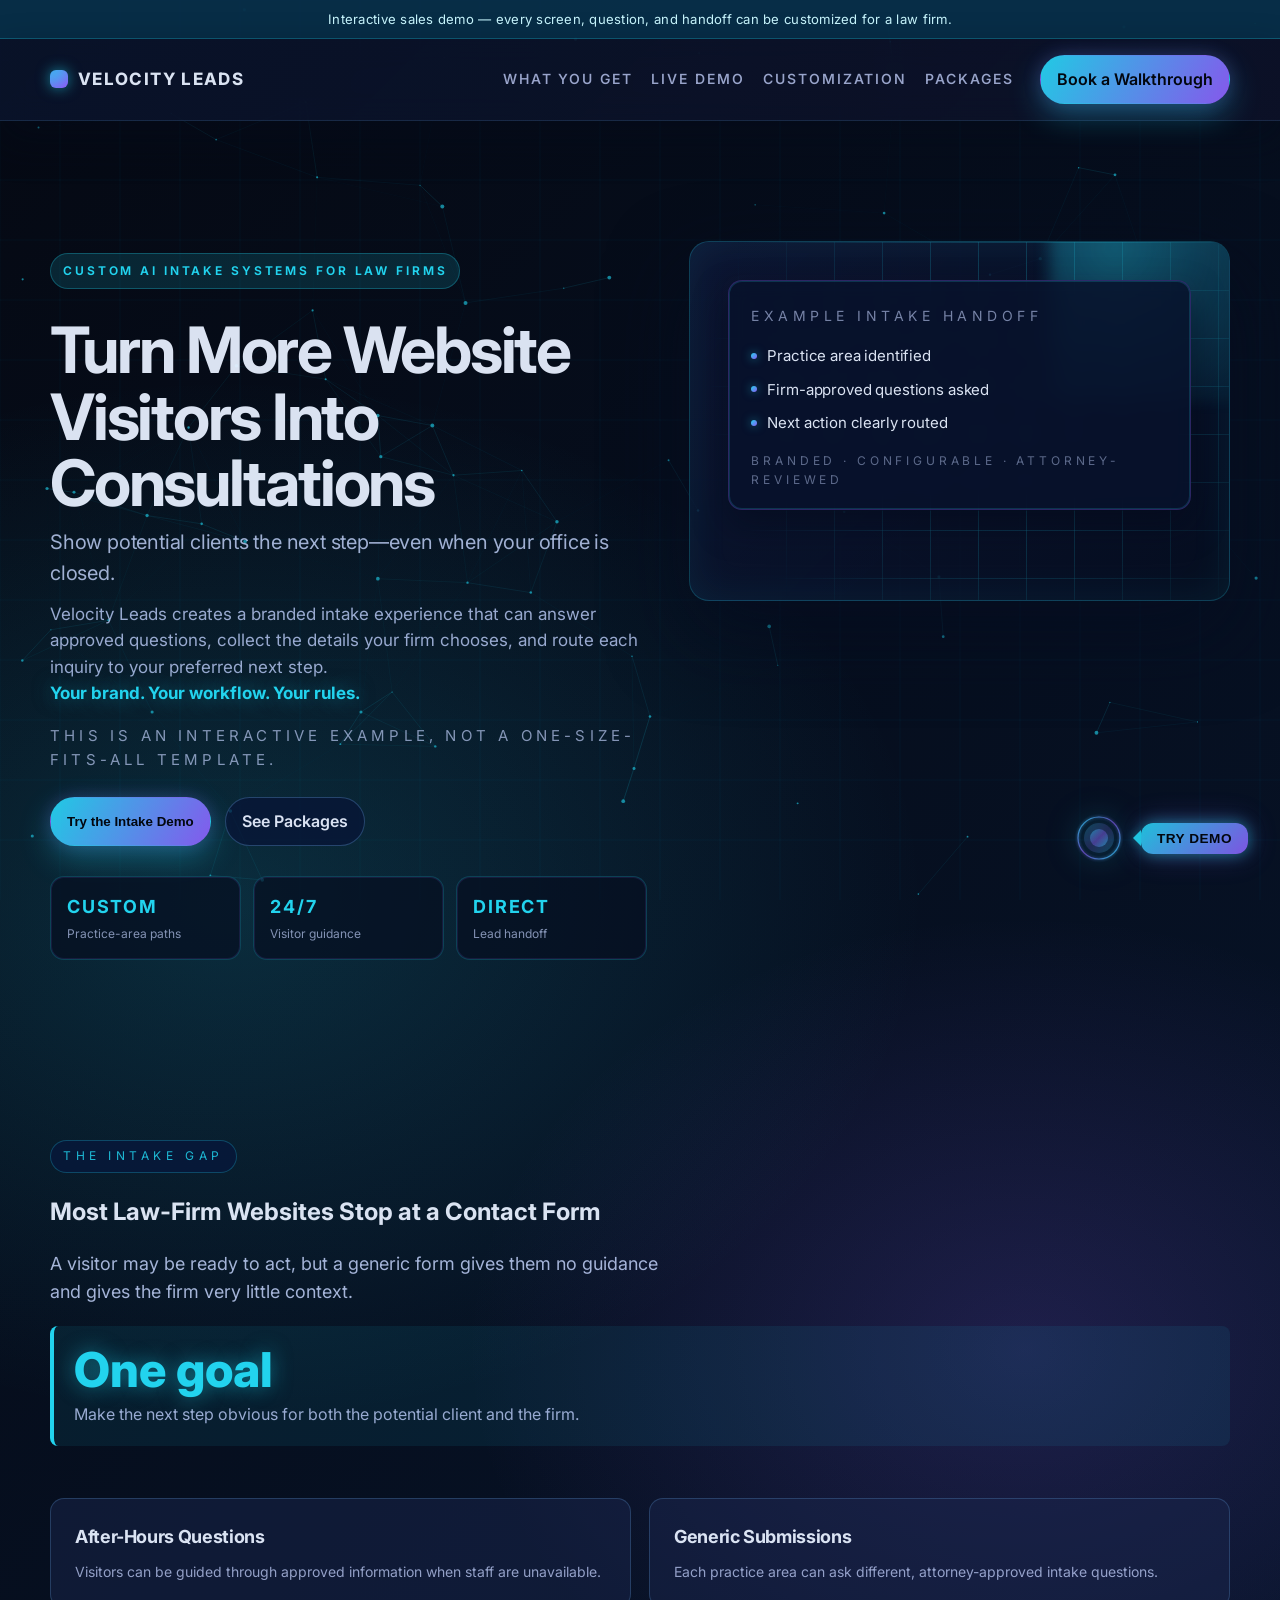
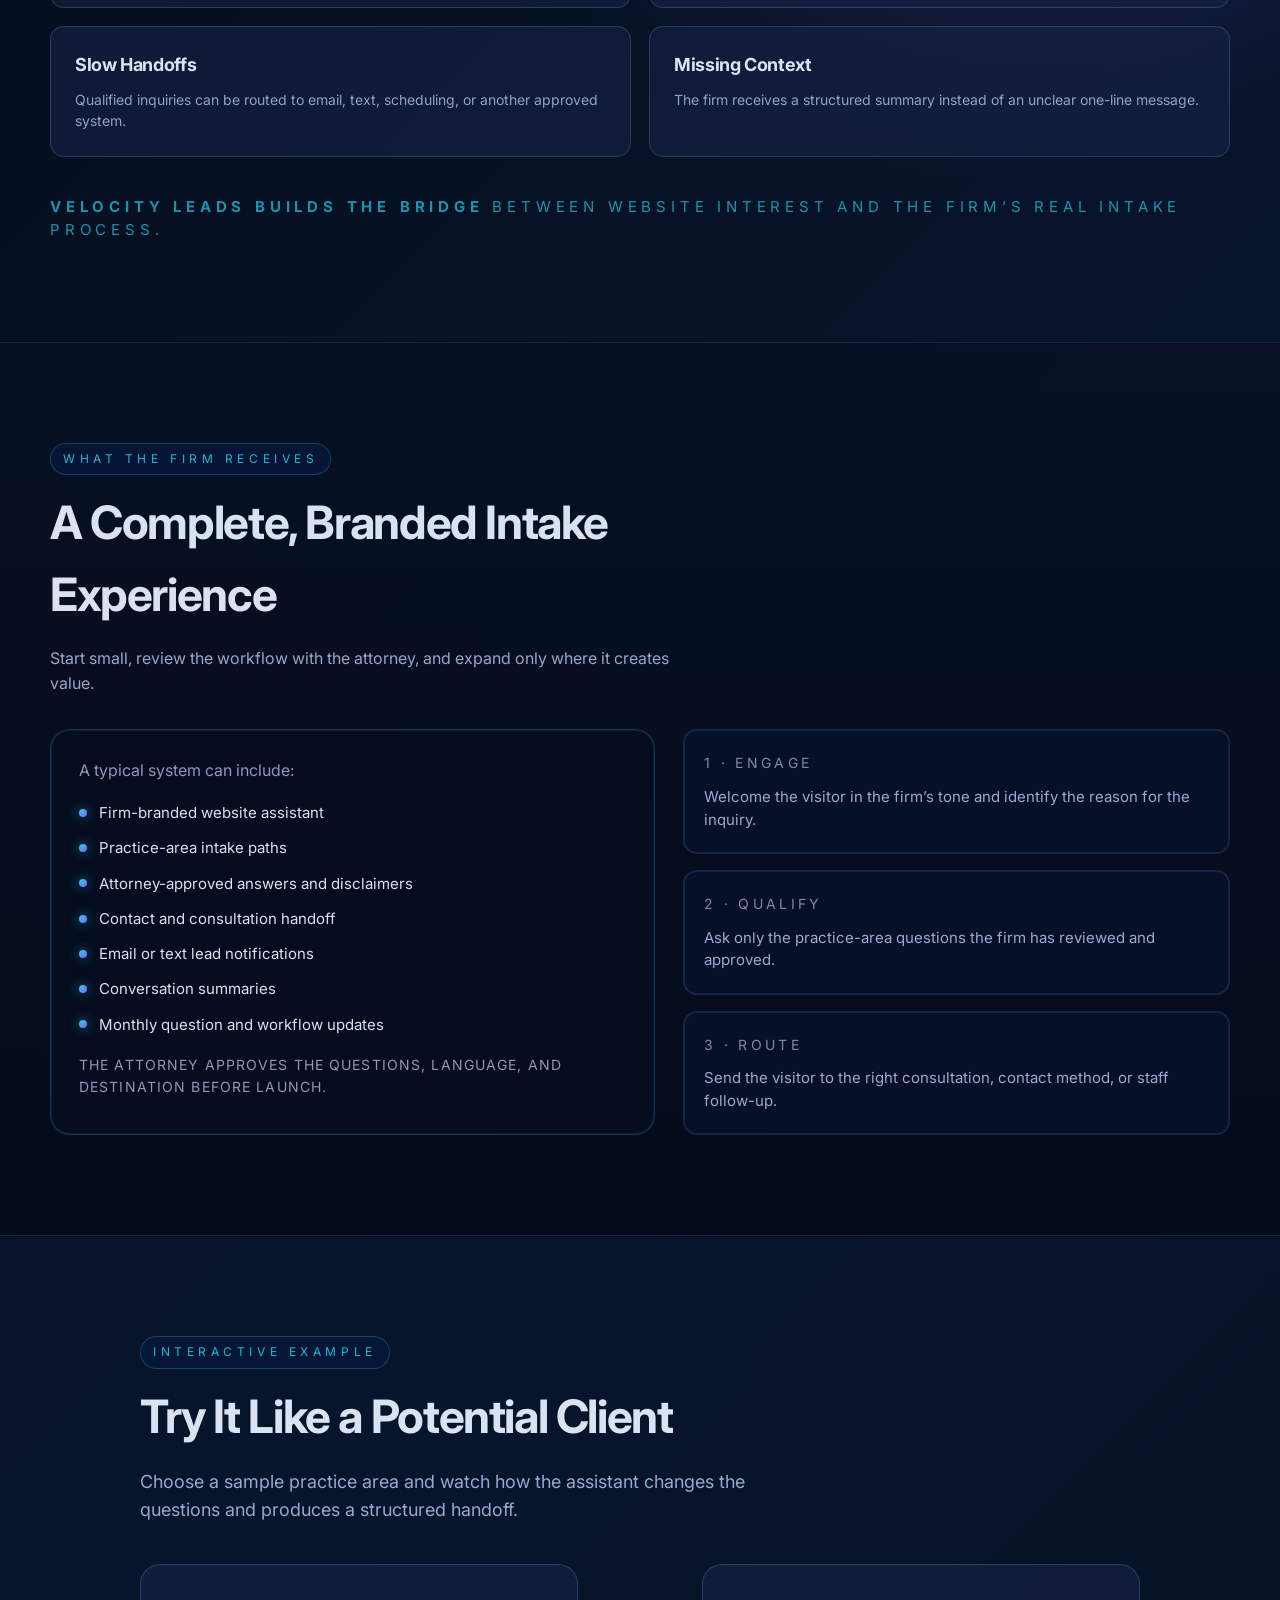
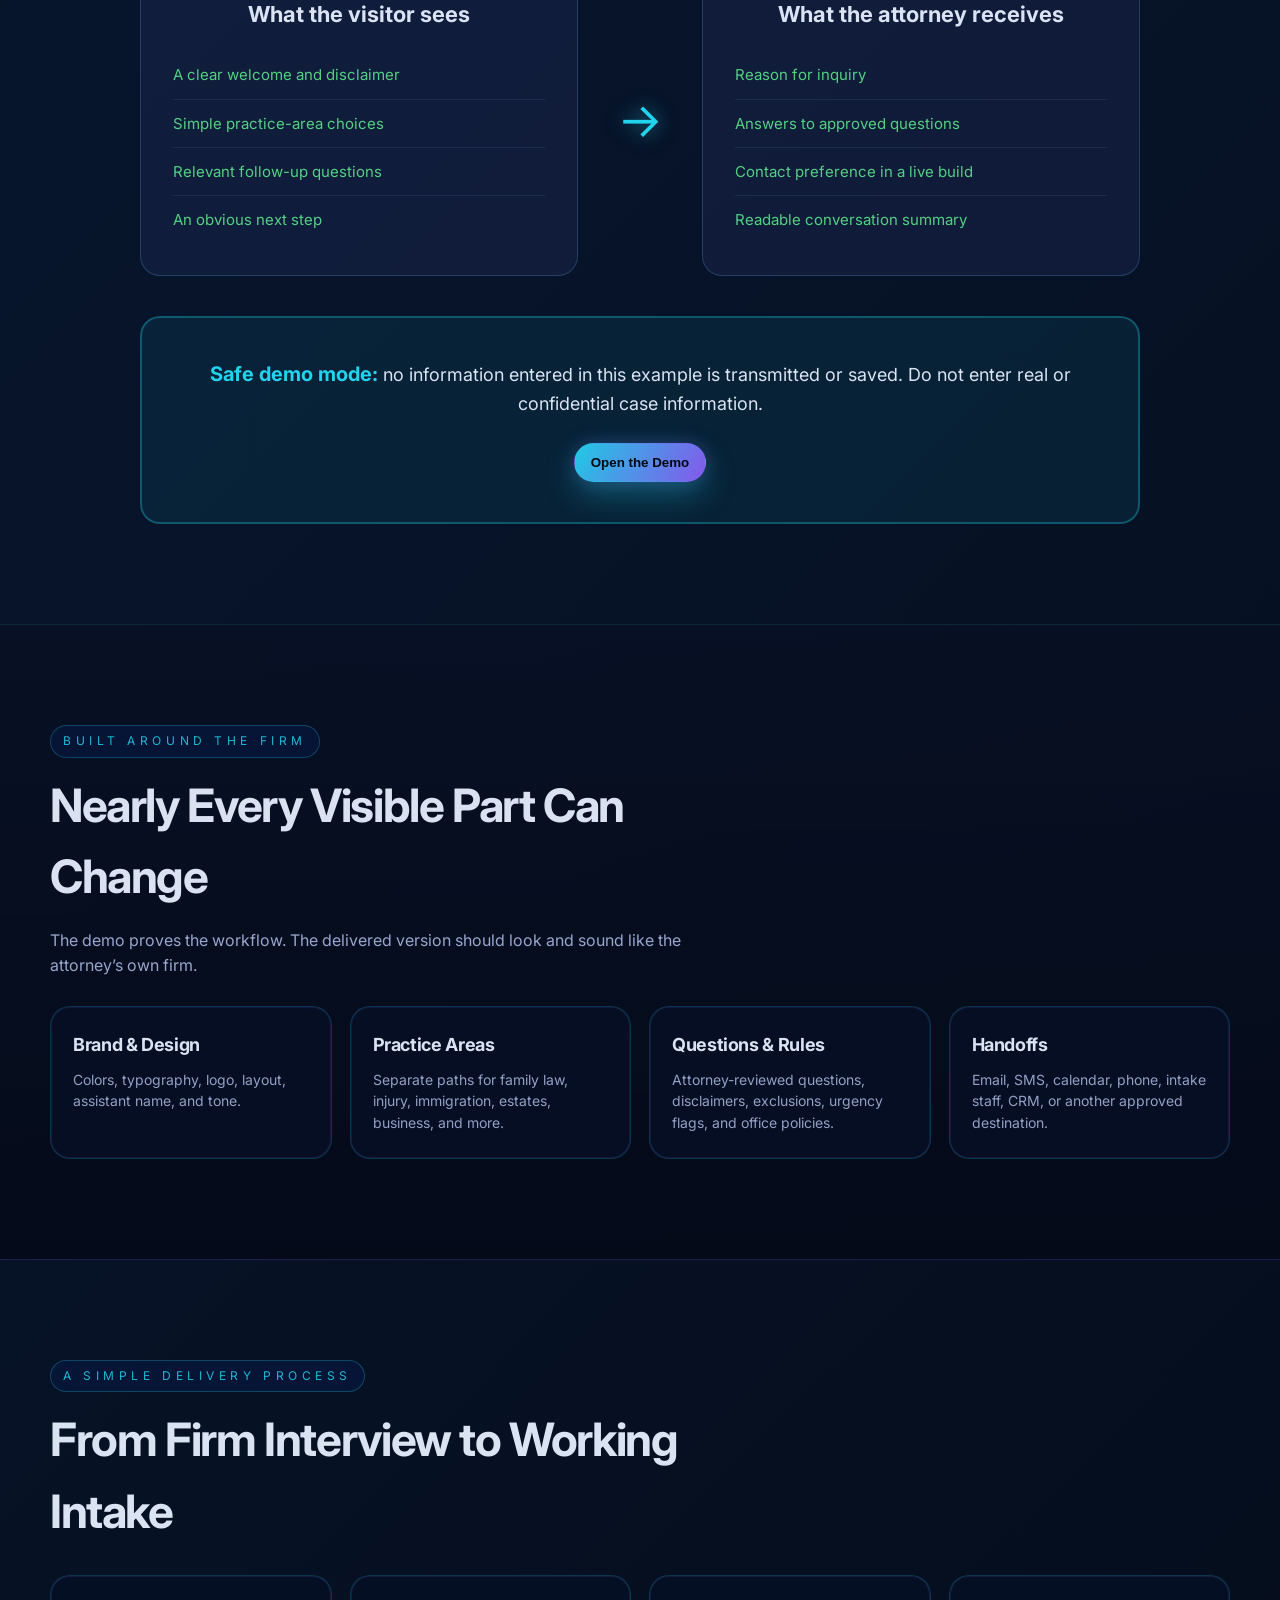
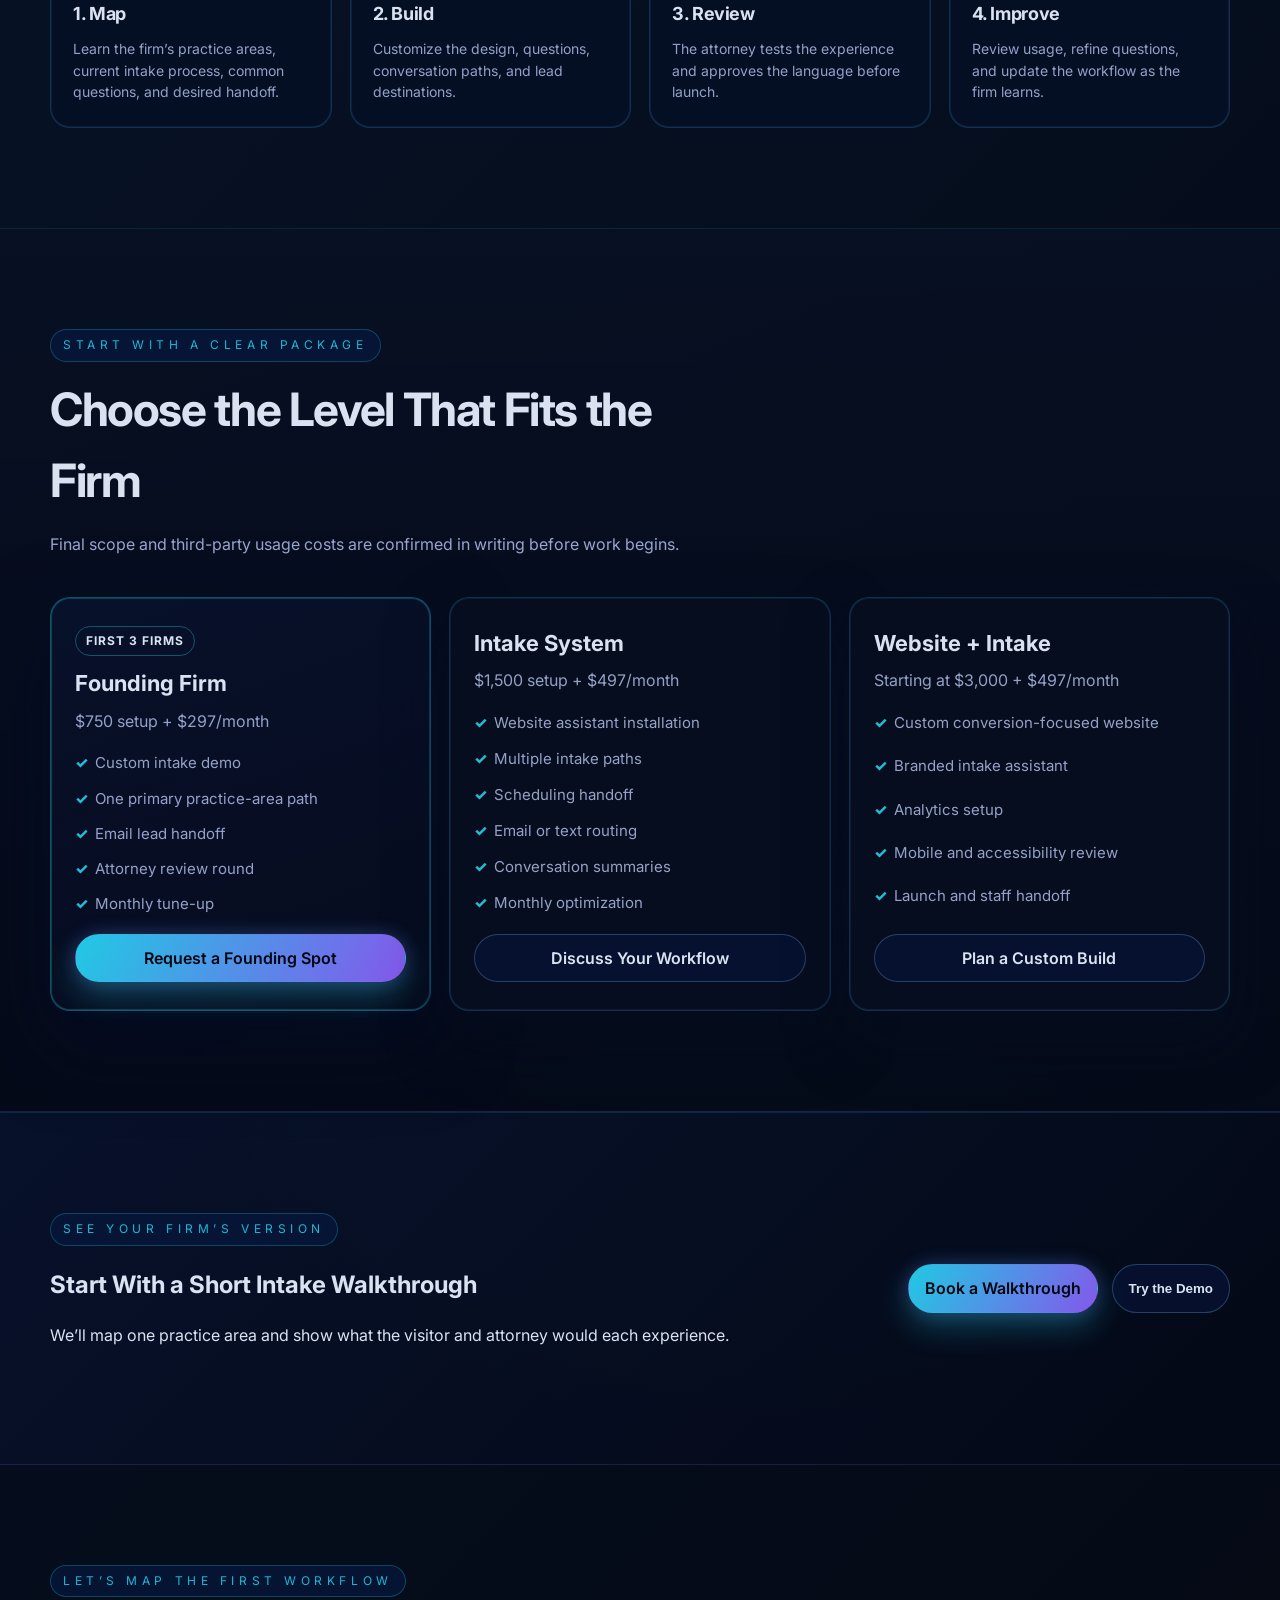
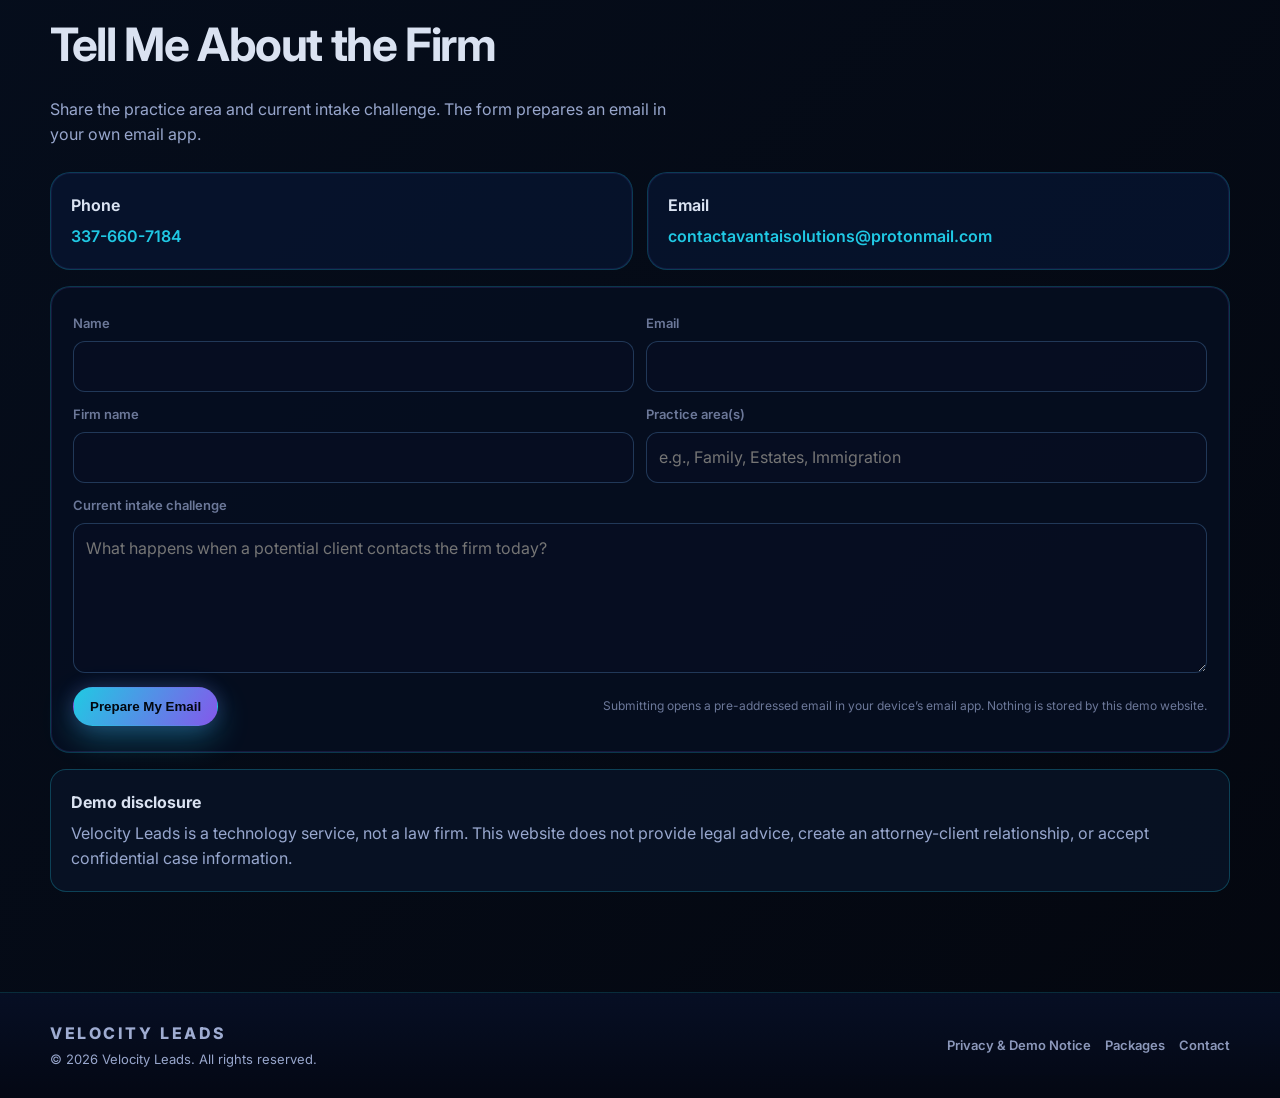
<file: index.html>
<!doctype html>
<html lang="en">
  <head>
    <meta charset="UTF-8" />
    <meta name="viewport" content="width=device-width, initial-scale=1.0" />
    <meta name="description" content="See how a custom 24/7 intake experience can qualify law-firm inquiries, route leads, and help book consultations." />
    <meta name="theme-color" content="#07101f" />
    <link rel="canonical" href="https://law-firm-ai-website.vercel.app/" />
    <title>Velocity Leads — Custom AI Intake Systems for Law Firms</title>
    <meta property="og:type" content="website" />
    <meta property="og:title" content="Velocity Leads — Custom AI Intake Systems for Law Firms" />
    <meta property="og:description" content="Try an interactive example, then see how the design, questions, routing, and follow-up can be tailored to your firm." />
    <meta name="twitter:card" content="summary" />
    <meta name="twitter:title" content="Velocity Leads — Custom AI Intake Systems for Law Firms" />
    <meta name="twitter:description" content="A customizable 24/7 intake experience for law firms." />
    <link rel="icon" href="favicon.svg" type="image/svg+xml" />
    <link rel="preconnect" href="https://fonts.googleapis.com" />
    <link rel="preconnect" href="https://fonts.gstatic.com" crossorigin />
    <link href="https://fonts.googleapis.com/css2?family=Inter:wght@400;500;600;700&display=swap" rel="stylesheet" />
    <link rel="stylesheet" href="styles.css" />
    <link rel="stylesheet" href="chat-widget.css" />
    <script src="script.js" defer></script>
    <script src="chat-widget.js" defer></script>
  </head>
  <body>
    <a class="skip-link" href="#main">Skip to content</a>

    <div class="demo-banner" role="note">
      Interactive sales demo — every screen, question, and handoff can be customized for a law firm.
    </div>

    <header class="site-header" id="top">
      <div class="container header-inner">
        <a class="brand" href="#top" aria-label="Velocity Leads home">
          <span class="brand-mark" aria-hidden="true"></span>
          <span class="brand-text">Velocity Leads</span>
        </a>
        <nav class="nav" aria-label="Primary">
          <button class="nav-toggle" type="button" aria-expanded="false" aria-controls="nav-menu">
            <span class="nav-toggle-bars" aria-hidden="true"></span>
            <span class="sr-only">Open menu</span>
          </button>
          <div class="nav-menu" id="nav-menu">
            <a class="nav-link" href="#system">What You Get</a>
            <a class="nav-link" href="#demo">Live Demo</a>
            <a class="nav-link" href="#customize">Customization</a>
            <a class="nav-link" href="#pricing">Packages</a>
            <a class="button button-primary nav-cta" href="#contact" data-cta="book-walkthrough">Book a Walkthrough</a>
          </div>
        </nav>
      </div>
    </header>

    <main id="main">
      <section class="hero">
        <div class="container hero-grid">
          <div class="hero-copy">
            <p class="eyebrow">Custom AI Intake Systems for Law Firms</p>
            <h1 class="hero-title">Turn More Website Visitors Into Consultations</h1>
            <p class="hero-subtitle">Show potential clients the next step—even when your office is closed.</p>
            <p class="hero-lede">
              Velocity Leads creates a branded intake experience that can answer approved questions, collect the details your firm chooses, and route each inquiry to your preferred next step.
              <br /><span class="hero-highlight">Your brand. Your workflow. Your rules.</span>
            </p>
            <p class="hero-note">This is an interactive example, not a one-size-fits-all template.</p>
            <div class="hero-actions">
              <button class="button button-primary button-pulse" type="button" data-open-chat data-cta="try-demo">Try the Intake Demo</button>
              <a class="button button-secondary" href="#pricing">See Packages</a>
            </div>
            <div class="hero-proof neon-counters" aria-label="Service highlights">
              <div class="proof-item"><div class="proof-number">Custom</div><div class="proof-label">Practice-area paths</div></div>
              <div class="proof-item"><div class="proof-number">24/7</div><div class="proof-label">Visitor guidance</div></div>
              <div class="proof-item"><div class="proof-number">Direct</div><div class="proof-label">Lead handoff</div></div>
            </div>
          </div>
          <div class="hero-visual" aria-hidden="true">
            <div class="hero-orb"></div><div class="hero-gridlines"></div>
            <div class="hero-panel">
              <div class="hero-panel-heading">Example Intake Handoff</div>
              <ul class="hero-panel-list">
                <li>Practice area identified</li><li>Firm-approved questions asked</li><li>Next action clearly routed</li>
              </ul>
              <div class="hero-panel-footer">Branded · Configurable · Attorney-reviewed</div>
            </div>
          </div>
        </div>
      </section>

      <section class="section" id="problem">
        <div class="container problem-grid">
          <div>
            <div class="section-eyebrow">THE INTAKE GAP</div>
            <h2>Most Law-Firm Websites Stop at a Contact Form</h2>
            <p class="section-lede">A visitor may be ready to act, but a generic form gives them no guidance and gives the firm very little context.</p>
            <div class="stat-highlight"><span class="stat-number">One goal</span><span class="stat-text">Make the next step obvious for both the potential client and the firm.</span></div>
          </div>
          <div class="problem-cards">
            <article class="problem-card"><h3>After-Hours Questions</h3><p>Visitors can be guided through approved information when staff are unavailable.</p></article>
            <article class="problem-card"><h3>Generic Submissions</h3><p>Each practice area can ask different, attorney-approved intake questions.</p></article>
            <article class="problem-card"><h3>Slow Handoffs</h3><p>Qualified inquiries can be routed to email, text, scheduling, or another approved system.</p></article>
            <article class="problem-card"><h3>Missing Context</h3><p>The firm receives a structured summary instead of an unclear one-line message.</p></article>
          </div>
          <div class="problem-footer"><strong>Velocity Leads builds the bridge</strong> between website interest and the firm’s real intake process.</div>
        </div>
      </section>

      <section class="section section-muted" id="system">
        <div class="container">
          <div class="section-head"><div class="section-eyebrow">WHAT THE FIRM RECEIVES</div><h2>A Complete, Branded Intake Experience</h2><p>Start small, review the workflow with the attorney, and expand only where it creates value.</p></div>
          <div class="system-grid">
            <div class="system-summary">
              <p>A typical system can include:</p>
              <ul class="system-list">
                <li>Firm-branded website assistant</li><li>Practice-area intake paths</li><li>Attorney-approved answers and disclaimers</li><li>Contact and consultation handoff</li><li>Email or text lead notifications</li><li>Conversation summaries</li><li>Monthly question and workflow updates</li>
              </ul>
              <p class="system-note">The attorney approves the questions, language, and destination before launch.</p>
            </div>
            <div class="system-visual"><div class="system-panels">
              <div class="panel-card"><div class="panel-title">1 · Engage</div><p>Welcome the visitor in the firm’s tone and identify the reason for the inquiry.</p></div>
              <div class="panel-card"><div class="panel-title">2 · Qualify</div><p>Ask only the practice-area questions the firm has reviewed and approved.</p></div>
              <div class="panel-card"><div class="panel-title">3 · Route</div><p>Send the visitor to the right consultation, contact method, or staff follow-up.</p></div>
            </div></div>
          </div>
        </div>
      </section>

      <section class="section" id="demo">
        <div class="container transformation-wrap">
          <div class="section-head"><div class="section-eyebrow">INTERACTIVE EXAMPLE</div><h2>Try It Like a Potential Client</h2><p class="section-lede">Choose a sample practice area and watch how the assistant changes the questions and produces a structured handoff.</p></div>
          <div class="transformation-grid">
            <div class="transformation-column"><h3 class="transformation-title">What the visitor sees</h3><ul class="transformation-list new"><li>A clear welcome and disclaimer</li><li>Simple practice-area choices</li><li>Relevant follow-up questions</li><li>An obvious next step</li></ul></div>
            <div class="transformation-arrow">→</div>
            <div class="transformation-column"><h3 class="transformation-title">What the attorney receives</h3><ul class="transformation-list new"><li>Reason for inquiry</li><li>Answers to approved questions</li><li>Contact preference in a live build</li><li>Readable conversation summary</li></ul></div>
          </div>
          <div class="transformation-cta"><p class="transformation-message"><strong>Safe demo mode:</strong> no information entered in this example is transmitted or saved. Do not enter real or confidential case information.</p><button class="button button-primary" type="button" data-open-chat>Open the Demo</button></div>
        </div>
      </section>

      <section class="section section-muted" id="customize">
        <div class="container">
          <div class="section-head"><div class="section-eyebrow">BUILT AROUND THE FIRM</div><h2>Nearly Every Visible Part Can Change</h2><p>The demo proves the workflow. The delivered version should look and sound like the attorney’s own firm.</p></div>
          <div class="grid cards-4">
            <article class="stat-card"><h3>Brand &amp; Design</h3><p>Colors, typography, logo, layout, assistant name, and tone.</p></article>
            <article class="stat-card"><h3>Practice Areas</h3><p>Separate paths for family law, injury, immigration, estates, business, and more.</p></article>
            <article class="stat-card"><h3>Questions &amp; Rules</h3><p>Attorney-reviewed questions, disclaimers, exclusions, urgency flags, and office policies.</p></article>
            <article class="stat-card"><h3>Handoffs</h3><p>Email, SMS, calendar, phone, intake staff, CRM, or another approved destination.</p></article>
          </div>
        </div>
      </section>

      <section class="section" id="process">
        <div class="container">
          <div class="section-head"><div class="section-eyebrow">A SIMPLE DELIVERY PROCESS</div><h2>From Firm Interview to Working Intake</h2></div>
          <div class="grid cards-4">
            <article class="stat-card"><h3>1. Map</h3><p>Learn the firm’s practice areas, current intake process, common questions, and desired handoff.</p></article>
            <article class="stat-card"><h3>2. Build</h3><p>Customize the design, questions, conversation paths, and lead destinations.</p></article>
            <article class="stat-card"><h3>3. Review</h3><p>The attorney tests the experience and approves the language before launch.</p></article>
            <article class="stat-card"><h3>4. Improve</h3><p>Review usage, refine questions, and update the workflow as the firm learns.</p></article>
          </div>
        </div>
      </section>

      <section class="section section-muted" id="pricing">
        <div class="container">
          <div class="section-head"><div class="section-eyebrow">START WITH A CLEAR PACKAGE</div><h2>Choose the Level That Fits the Firm</h2><p>Final scope and third-party usage costs are confirmed in writing before work begins.</p></div>
          <div class="pricing-grid sales-packages">
            <article class="price-card featured"><div class="price-top"><span class="package-label">First 3 firms</span><h3>Founding Firm</h3><p class="price-sub">$750 setup + $297/month</p></div><ul class="checklist"><li>Custom intake demo</li><li>One primary practice-area path</li><li>Email lead handoff</li><li>Attorney review round</li><li>Monthly tune-up</li></ul><a class="button button-primary" href="#contact">Request a Founding Spot</a></article>
            <article class="price-card"><div class="price-top"><h3>Intake System</h3><p class="price-sub">$1,500 setup + $497/month</p></div><ul class="checklist"><li>Website assistant installation</li><li>Multiple intake paths</li><li>Scheduling handoff</li><li>Email or text routing</li><li>Conversation summaries</li><li>Monthly optimization</li></ul><a class="button button-secondary" href="#contact">Discuss Your Workflow</a></article>
            <article class="price-card"><div class="price-top"><h3>Website + Intake</h3><p class="price-sub">Starting at $3,000 + $497/month</p></div><ul class="checklist"><li>Custom conversion-focused website</li><li>Branded intake assistant</li><li>Analytics setup</li><li>Mobile and accessibility review</li><li>Launch and staff handoff</li></ul><a class="button button-secondary" href="#contact">Plan a Custom Build</a></article>
          </div>
        </div>
      </section>

      <section class="section section-highlight" id="cta">
        <div class="container cta-wrap"><div><div class="section-eyebrow">SEE YOUR FIRM’S VERSION</div><h2>Start With a Short Intake Walkthrough</h2><p>We’ll map one practice area and show what the visitor and attorney would each experience.</p></div><div class="cta-actions"><a class="button button-primary" href="#contact">Book a Walkthrough</a><button class="button button-secondary" type="button" data-open-chat>Try the Demo</button></div></div>
      </section>

      <section class="section" id="contact">
        <div class="container">
          <div class="section-head"><div class="section-eyebrow">LET’S MAP THE FIRST WORKFLOW</div><h2>Tell Me About the Firm</h2><p>Share the practice area and current intake challenge. The form prepares an email in your own email app.</p></div>
          <div class="contact-grid">
            <div class="contact-cards" aria-label="Contact methods">
              <div class="contact-card"><div class="contact-title">Phone</div><a class="contact-link" href="tel:+13376607184">337-660-7184</a></div>
              <div class="contact-card"><div class="contact-title">Email</div><a class="contact-link" href="mailto:contactavantaisolutions@protonmail.com">contactavantaisolutions@protonmail.com</a></div>
            </div>
            <form class="form" id="contact-form" data-email-form aria-label="Sales inquiry form">
              <div class="form-row"><label><span>Name</span><input name="name" autocomplete="name" required /></label><label><span>Email</span><input name="email" type="email" autocomplete="email" required /></label></div>
              <div class="form-row"><label><span>Firm name</span><input name="firm" autocomplete="organization" /></label><label><span>Practice area(s)</span><input name="practice" placeholder="e.g., Family, Estates, Immigration" /></label></div>
              <label><span>Current intake challenge</span><textarea name="message" rows="5" placeholder="What happens when a potential client contacts the firm today?" required></textarea></label>
              <div class="form-actions"><button class="button button-primary" type="submit">Prepare My Email</button><p class="form-note">Submitting opens a pre-addressed email in your device’s email app. Nothing is stored by this demo website.</p></div>
            </form>
            <div class="demo-disclosure"><strong>Demo disclosure</strong><p>Velocity Leads is a technology service, not a law firm. This website does not provide legal advice, create an attorney-client relationship, or accept confidential case information.</p></div>
          </div>
        </div>
      </section>
    </main>

    <footer class="footer"><div class="container footer-inner"><div class="footer-left"><div class="footer-brand">Velocity Leads</div><div class="footer-meta">© <span id="year"></span> Velocity Leads. All rights reserved.</div></div><div class="footer-links"><a href="privacy.html">Privacy &amp; Demo Notice</a><a href="#pricing">Packages</a><a href="#contact">Contact</a></div></div></footer>
    <div class="toast" id="toast" role="status" aria-live="polite" hidden><div class="toast-inner"><div class="toast-title">Ready</div><div class="toast-text">Your next step is ready.</div></div></div>
  </body>
</html>
</file>
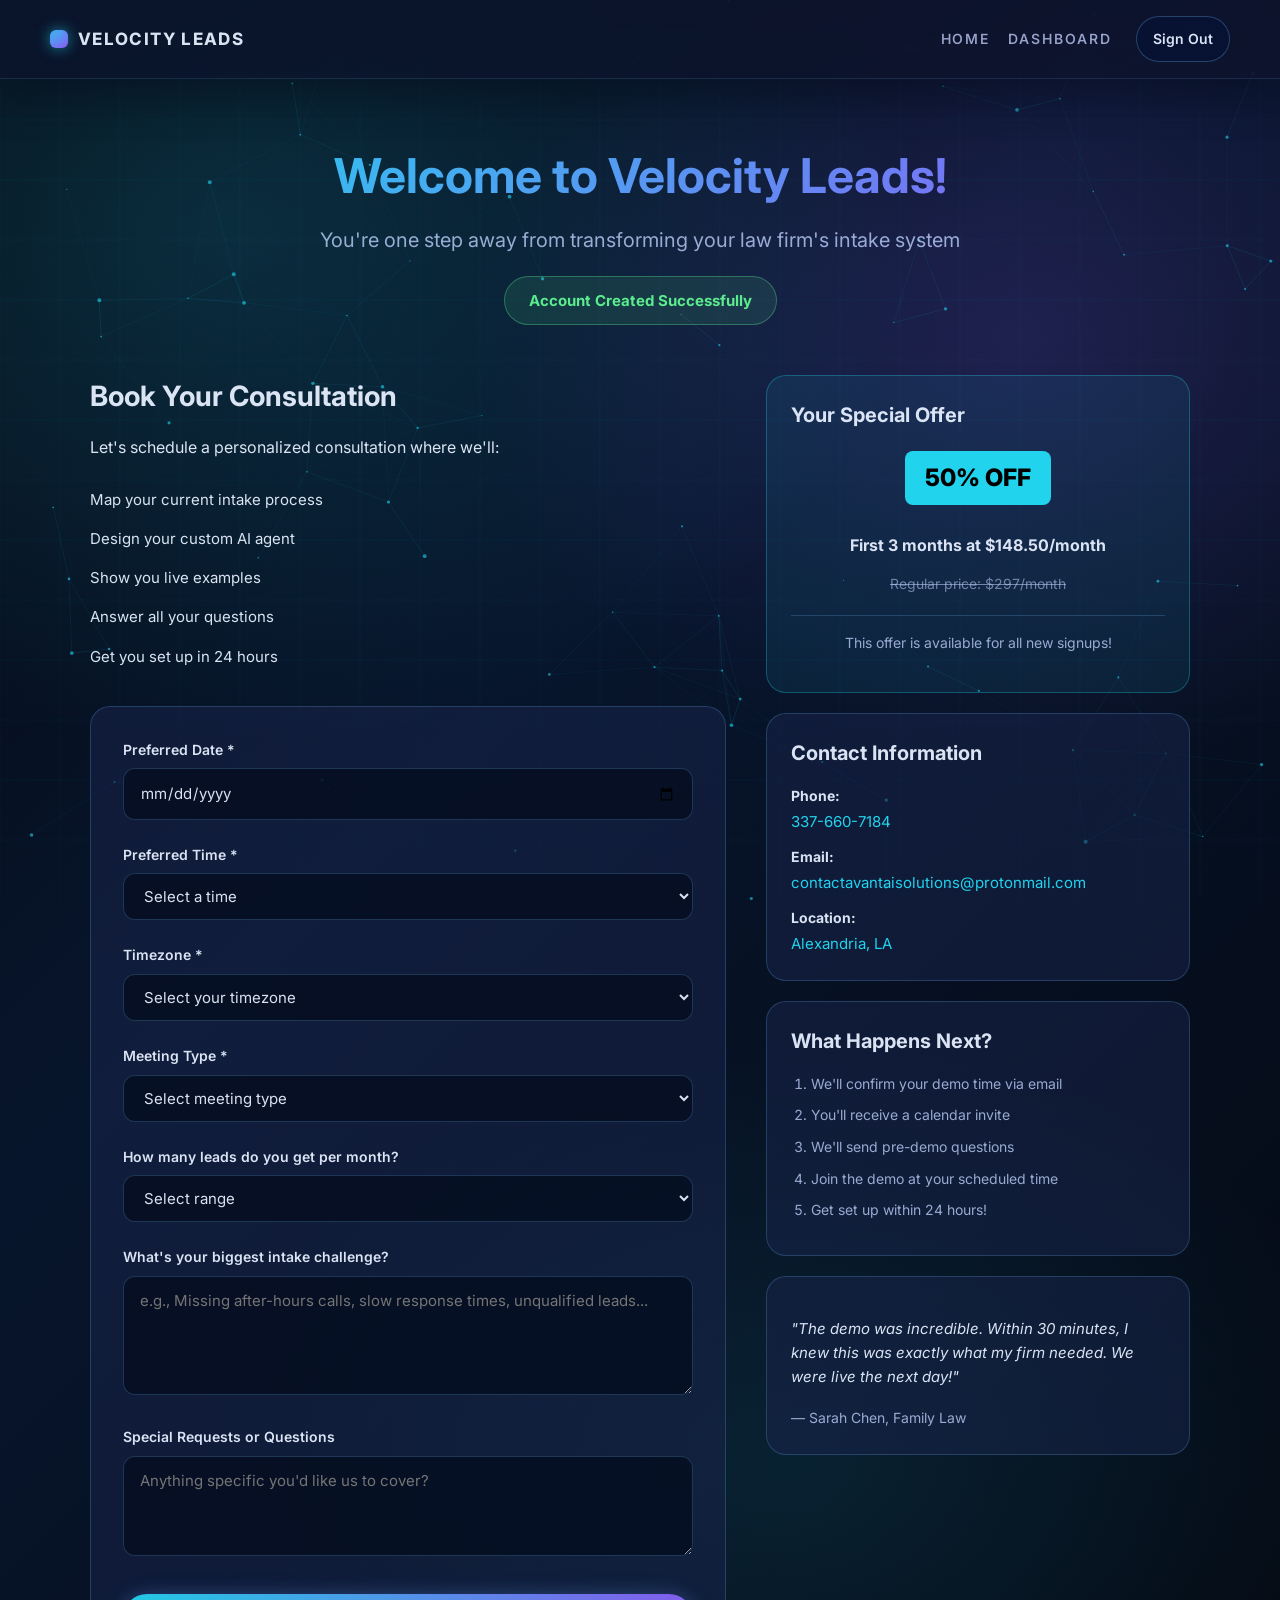
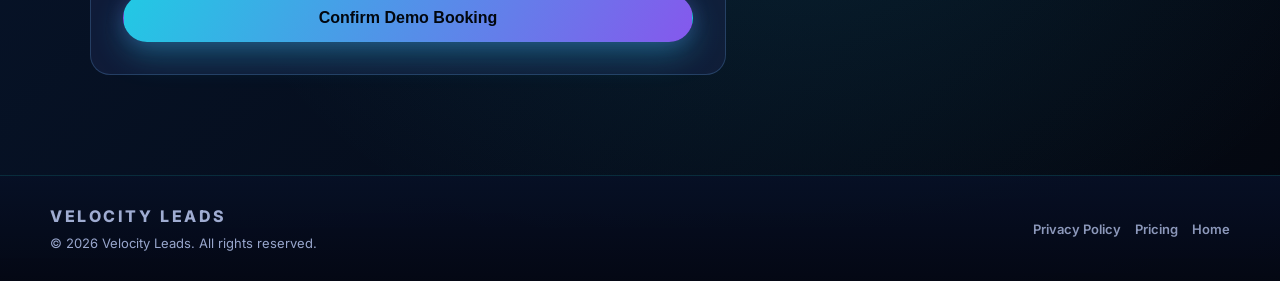
<file: booking.html>
<!doctype html>
<html lang="en">
  <head>
    <meta charset="UTF-8" />
    <meta name="viewport" content="width=device-width, initial-scale=1.0" />
    <meta name="description" content="Book your AI intake system consultation - Velocity Leads" />
    <title>Book Your Consultation - Velocity Leads</title>
    <link rel="preconnect" href="https://fonts.googleapis.com" />
    <link rel="preconnect" href="https://fonts.gstatic.com" crossorigin />
    <link href="https://fonts.googleapis.com/css2?family=Inter:wght@400;500;600;700&display=swap" rel="stylesheet" />
    <link rel="stylesheet" href="styles.css" />
    <script src="script.js" defer></script>
  </head>
  <body>
    <a class="skip-link" href="#main">Skip to content</a>

    <header class="site-header" id="top">
      <div class="container header-inner">
        <a class="brand" href="index.html" aria-label="Velocity Leads home">
          <span class="brand-mark" aria-hidden="true"></span>
          <span class="brand-text">Velocity Leads</span>
        </a>

        <nav class="nav" aria-label="Primary">
          <div class="nav-menu">
            <a class="nav-link" href="index.html">Home</a>
            <a class="nav-link" href="#dashboard">Dashboard</a>
            <a class="button button-secondary nav-auth" href="index.html">Sign Out</a>
          </div>
        </nav>
      </div>
    </header>

    <main id="main">
      <section class="booking-section">
        <div class="container">
          <div class="booking-container">
            <div class="booking-header">
              <h1>Welcome to Velocity Leads!</h1>
              <p class="booking-subtitle">You're one step away from transforming your law firm's intake system</p>
              <div class="success-badge">
                <strong>Account Created Successfully</strong>
              </div>
            </div>

            <div class="booking-grid">
              <div class="booking-form-section">
                <h2>Book Your Consultation</h2>
                <p>Let's schedule a personalized consultation where we'll:</p>
                <ul class="booking-benefits">
                  <li>Map your current intake process</li>
                  <li>Design your custom AI agent</li>
                  <li>Show you live examples</li>
                  <li>Answer all your questions</li>
                  <li>Get you set up in 24 hours</li>
                </ul>

                <form class="booking-form" id="booking-form" name="booking" method="POST" data-netlify="true" netlify-honeypot="bot-field" action="thanks.html">
                  <input type="hidden" name="form-name" value="booking" />
                  <p class="sr-only">
                    <label>
                      Don't fill this out if you're human:
                      <input name="bot-field" />
                    </label>
                  </p>

                  <div class="form-group">
                    <label for="preferred-date">Preferred Date *</label>
                    <input type="date" id="preferred-date" name="preferred-date" required />
                  </div>

                  <div class="form-group">
                    <label for="preferred-time">Preferred Time *</label>
                    <select id="preferred-time" name="preferred-time" required>
                      <option value="">Select a time</option>
                      <option value="9am">9:00 AM</option>
                      <option value="10am">10:00 AM</option>
                      <option value="11am">11:00 AM</option>
                      <option value="12pm">12:00 PM</option>
                      <option value="1pm">1:00 PM</option>
                      <option value="2pm">2:00 PM</option>
                      <option value="3pm">3:00 PM</option>
                      <option value="4pm">4:00 PM</option>
                      <option value="5pm">5:00 PM</option>
                    </select>
                  </div>

                  <div class="form-group">
                    <label for="timezone">Timezone *</label>
                    <select id="timezone" name="timezone" required>
                      <option value="">Select your timezone</option>
                      <option value="EST">Eastern (EST)</option>
                      <option value="CST">Central (CST)</option>
                      <option value="MST">Mountain (MST)</option>
                      <option value="PST">Pacific (PST)</option>
                    </select>
                  </div>

                  <div class="form-group">
                    <label for="meeting-type">Meeting Type *</label>
                    <select id="meeting-type" name="meeting-type" required>
                      <option value="">Select meeting type</option>
                      <option value="video">Video Call (Zoom/Teams)</option>
                      <option value="phone">Phone Call</option>
                      <option value="in-person">In-Person (Alexandria, LA)</option>
                    </select>
                  </div>

                  <div class="form-group">
                    <label for="current-leads">How many leads do you get per month?</label>
                    <select id="current-leads" name="current-leads">
                      <option value="">Select range</option>
                      <option value="0-10">0-10 leads</option>
                      <option value="11-25">11-25 leads</option>
                      <option value="26-50">26-50 leads</option>
                      <option value="51-100">51-100 leads</option>
                      <option value="100+">100+ leads</option>
                    </select>
                  </div>

                  <div class="form-group">
                    <label for="biggest-challenge">What's your biggest intake challenge?</label>
                    <textarea id="biggest-challenge" name="biggest-challenge" rows="4" placeholder="e.g., Missing after-hours calls, slow response times, unqualified leads..."></textarea>
                  </div>

                  <div class="form-group">
                    <label for="special-requests">Special Requests or Questions</label>
                    <textarea id="special-requests" name="special-requests" rows="3" placeholder="Anything specific you'd like us to cover?"></textarea>
                  </div>

                  <button type="submit" class="button button-primary button-pulse button-full">Confirm Demo Booking</button>
                </form>
              </div>

              <div class="booking-info-section">
                <div class="info-card promo-card">
                  <h3>Your Special Offer</h3>
                  <div class="promo-details">
                    <div class="promo-badge">50% OFF</div>
                    <p><strong>First 3 months at $148.50/month</strong></p>
                    <p class="promo-regular">Regular price: $297/month</p>
                  </div>
                  <p class="promo-note">This offer is available for all new signups!</p>
                </div>

                <div class="info-card">
                  <h3>Contact Information</h3>
                  <div class="contact-info">
                    <div class="contact-item">
                      <strong>Phone:</strong>
                      <a href="tel:+13376607184">337-660-7184</a>
                    </div>
                    <div class="contact-item">
                      <strong>Email:</strong>
                      <a href="mailto:contactavantaisolutions@protonmail.com">contactavantaisolutions@protonmail.com</a>
                    </div>
                    <div class="contact-item">
                      <strong>Location:</strong>
                      <span>Alexandria, LA</span>
                    </div>
                  </div>
                </div>

                <div class="info-card">
                  <h3>What Happens Next?</h3>
                  <ol class="next-steps">
                    <li>We'll confirm your demo time via email</li>
                    <li>You'll receive a calendar invite</li>
                    <li>We'll send pre-demo questions</li>
                    <li>Join the demo at your scheduled time</li>
                    <li>Get set up within 24 hours!</li>
                  </ol>
                </div>

                <div class="info-card testimonial-card">
                  <blockquote>
                    "The demo was incredible. Within 30 minutes, I knew this was exactly what my firm needed. We were live the next day!"
                  </blockquote>
                  <cite>— Sarah Chen, Family Law</cite>
                </div>
              </div>
            </div>
          </div>
        </div>
      </section>
    </main>

    <footer class="footer">
      <div class="container footer-inner">
        <div class="footer-left">
          <div class="footer-brand">Velocity Leads</div>
          <div class="footer-meta">© <span id="year"></span> Velocity Leads. All rights reserved.</div>
        </div>

        <div class="footer-links" aria-label="Footer links">
          <a href="privacy.html">Privacy Policy</a>
          <a href="index.html#pricing">Pricing</a>
          <a href="index.html">Home</a>
        </div>
      </div>
    </footer>
  </body>
</html>
</file>
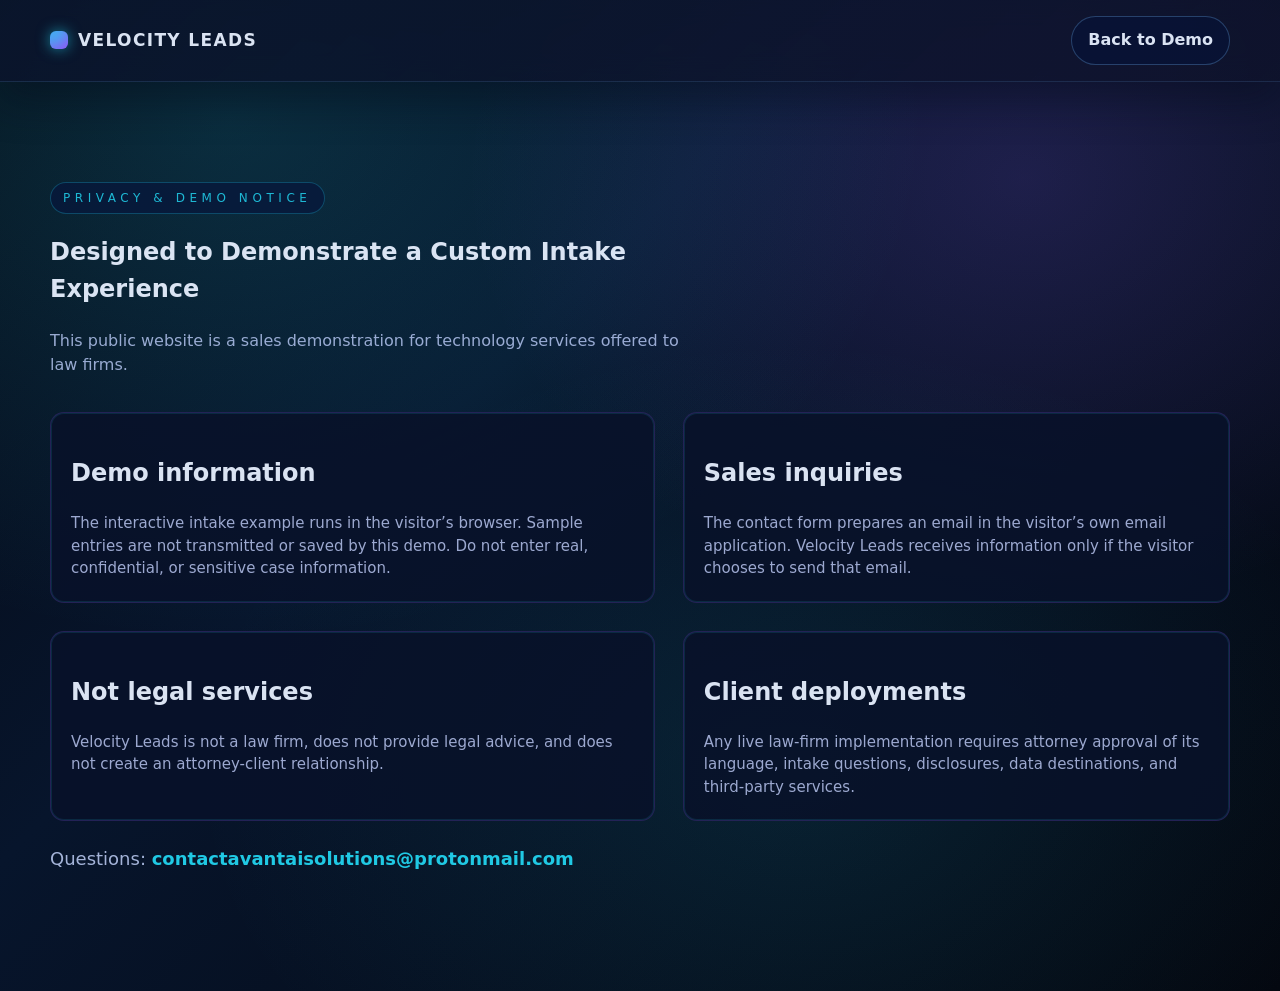
<file: privacy.html>
<!doctype html><html lang="en"><head><meta charset="UTF-8"><meta name="viewport" content="width=device-width,initial-scale=1"><meta name="robots" content="index,follow"><title>Privacy & Demo Notice — Velocity Leads</title><link rel="icon" href="favicon.svg" type="image/svg+xml"><link rel="stylesheet" href="styles.css"></head><body><a class="skip-link" href="#main">Skip to content</a><header class="site-header"><div class="container header-inner"><a class="brand" href="index.html"><span class="brand-mark" aria-hidden="true"></span><span class="brand-text">Velocity Leads</span></a><a class="button button-secondary" href="index.html">Back to Demo</a></div></header><main id="main"><section class="section"><div class="container"><div class="section-head"><div class="section-eyebrow">PRIVACY & DEMO NOTICE</div><h1>Designed to Demonstrate a Custom Intake Experience</h1><p>This public website is a sales demonstration for technology services offered to law firms.</p></div><div class="system-grid"><div class="panel-card"><h2>Demo information</h2><p>The interactive intake example runs in the visitor’s browser. Sample entries are not transmitted or saved by this demo. Do not enter real, confidential, or sensitive case information.</p></div><div class="panel-card"><h2>Sales inquiries</h2><p>The contact form prepares an email in the visitor’s own email application. Velocity Leads receives information only if the visitor chooses to send that email.</p></div><div class="panel-card"><h2>Not legal services</h2><p>Velocity Leads is not a law firm, does not provide legal advice, and does not create an attorney-client relationship.</p></div><div class="panel-card"><h2>Client deployments</h2><p>Any live law-firm implementation requires attorney approval of its language, intake questions, disclosures, data destinations, and third-party services.</p></div></div><p class="section-lede">Questions: <a class="contact-link" href="mailto:contactavantaisolutions@protonmail.com">contactavantaisolutions@protonmail.com</a></p></div></section></main></body></html>
</file>
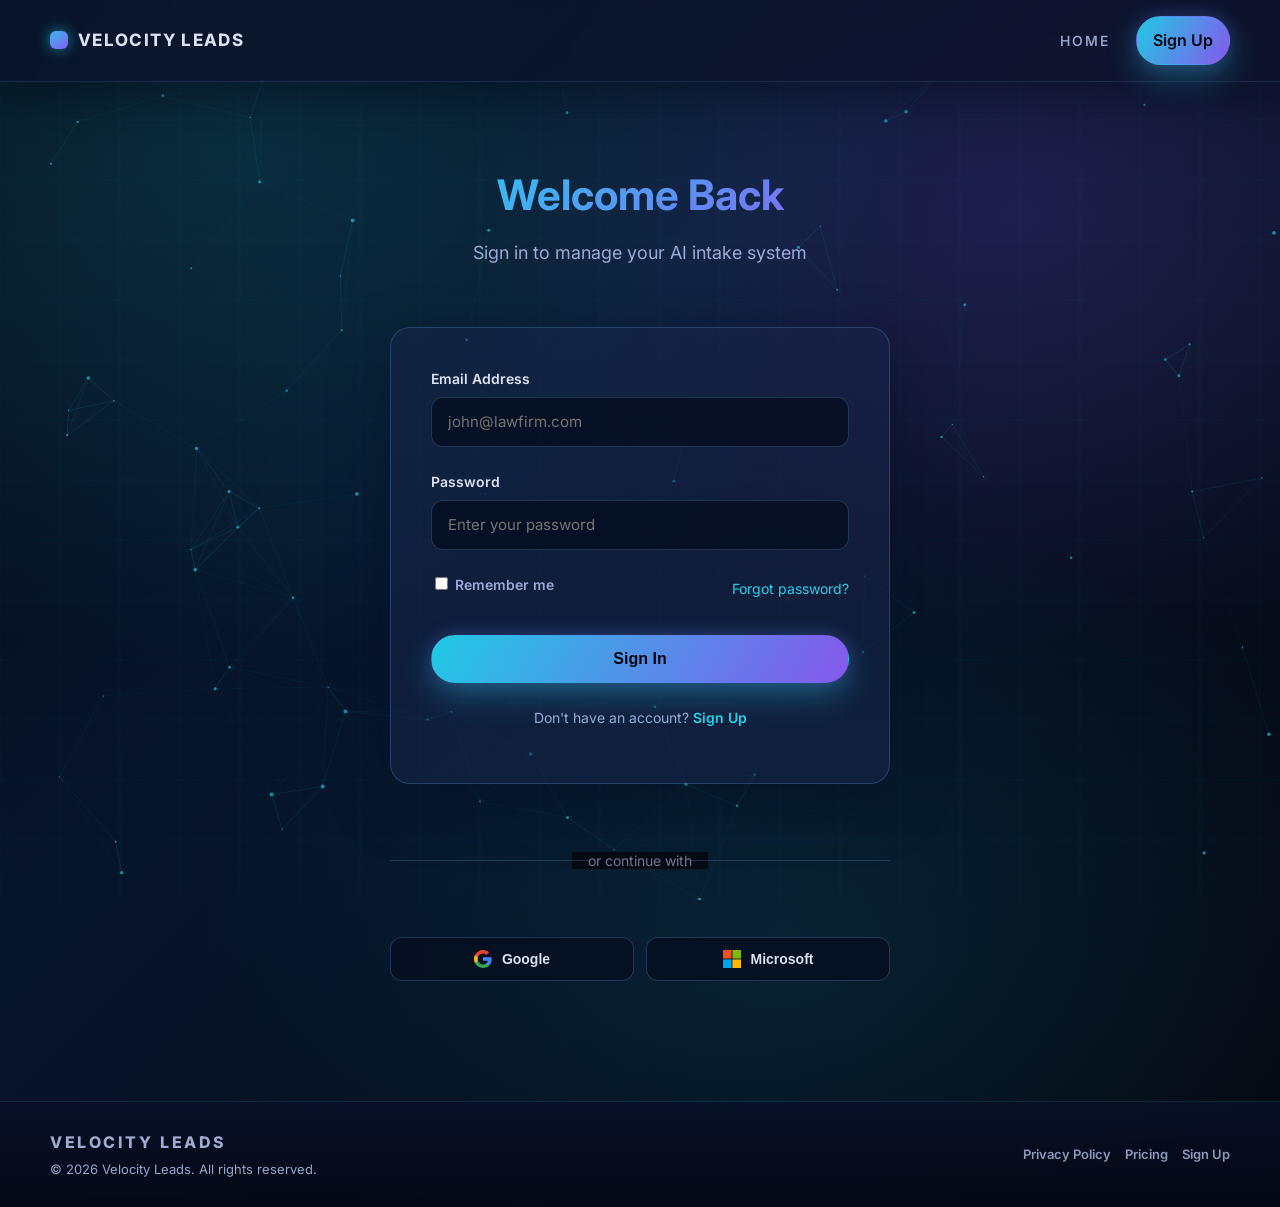
<file: signin.html>
<!doctype html>
<html lang="en">
  <head>
    <meta charset="UTF-8" />
    <meta name="viewport" content="width=device-width, initial-scale=1.0" />
    <meta name="description" content="Sign in to Velocity Leads - Manage your AI-powered intake system" />
    <title>Sign In - Velocity Leads</title>
    <link rel="preconnect" href="https://fonts.googleapis.com" />
    <link rel="preconnect" href="https://fonts.gstatic.com" crossorigin />
    <link href="https://fonts.googleapis.com/css2?family=Inter:wght@400;500;600;700&display=swap" rel="stylesheet" />
    <link rel="stylesheet" href="styles.css" />
    <script src="script.js" defer></script>
  </head>
  <body>
    <a class="skip-link" href="#main">Skip to content</a>

    <header class="site-header" id="top">
      <div class="container header-inner">
        <a class="brand" href="index.html" aria-label="Velocity Leads home">
          <span class="brand-mark" aria-hidden="true"></span>
          <span class="brand-text">Velocity Leads</span>
        </a>

        <nav class="nav" aria-label="Primary">
          <div class="nav-menu">
            <a class="nav-link" href="index.html">Home</a>
            <a class="button button-primary nav-cta" href="signup.html">Sign Up</a>
          </div>
        </nav>
      </div>
    </header>

    <main id="main">
      <section class="auth-section">
        <div class="container">
          <div class="auth-container signin-container">
            <div class="auth-header">
              <h1>Welcome Back</h1>
              <p>Sign in to manage your AI intake system</p>
            </div>

            <form class="auth-form" id="signin-form" name="signin" method="POST" data-netlify="true" netlify-honeypot="bot-field" action="booking.html">
              <input type="hidden" name="form-name" value="signin" />
              <p class="sr-only">
                <label>
                  Don't fill this out if you're human:
                  <input name="bot-field" />
                </label>
              </p>

              <div class="form-group">
                <label for="email">Email Address</label>
                <input type="email" id="email" name="email" required placeholder="john@lawfirm.com" autocomplete="email" />
              </div>

              <div class="form-group">
                <label for="password">Password</label>
                <input type="password" id="password" name="password" required placeholder="Enter your password" autocomplete="current-password" />
              </div>

              <div class="form-group checkbox-group">
                <label class="checkbox-label">
                  <input type="checkbox" name="remember" />
                  <span>Remember me</span>
                </label>
                <a href="#" class="forgot-link">Forgot password?</a>
              </div>

              <button type="submit" class="button button-primary button-full">Sign In</button>

              <p class="auth-footer">
                Don't have an account? <a href="signup.html">Sign Up</a>
              </p>
            </form>

            <div class="auth-divider">
              <span>or continue with</span>
            </div>

            <div class="social-auth">
              <button class="social-button google-button">
                <svg width="18" height="18" viewBox="0 0 18 18" fill="none">
                  <path d="M17.64 9.2c0-.637-.057-1.251-.164-1.84H9v3.481h4.844c-.209 1.125-.843 2.078-1.796 2.717v2.258h2.908c1.702-1.567 2.684-3.874 2.684-6.615z" fill="#4285F4"/>
                  <path d="M9.003 18c2.43 0 4.467-.806 5.956-2.18L12.05 13.56c-.806.54-1.836.86-3.047.86-2.344 0-4.328-1.584-5.036-3.711H.957v2.332C2.438 15.983 5.482 18 9.003 18z" fill="#34A853"/>
                  <path d="M3.964 10.712c-.18-.54-.282-1.117-.282-1.71 0-.593.102-1.17.282-1.71V4.96H.957C.347 6.175 0 7.55 0 9.002c0 1.452.348 2.827.957 4.042l3.007-2.332z" fill="#FBBC05"/>
                  <path d="M9.003 3.58c1.321 0 2.508.454 3.44 1.345l2.582-2.58C13.464.891 11.426 0 9.003 0 5.482 0 2.438 2.017.957 4.958L3.964 7.29c.708-2.127 2.692-3.71 5.036-3.71z" fill="#EA4335"/>
                </svg>
                Google
              </button>
              <button class="social-button microsoft-button">
                <svg width="18" height="18" viewBox="0 0 18 18" fill="none">
                  <path d="M0 0h8.571v8.571H0V0z" fill="#F25022"/>
                  <path d="M9.429 0H18v8.571H9.429V0z" fill="#7FBA00"/>
                  <path d="M0 9.429h8.571V18H0V9.429z" fill="#00A4EF"/>
                  <path d="M9.429 9.429H18V18H9.429V9.429z" fill="#FFB900"/>
                </svg>
                Microsoft
              </button>
            </div>
          </div>
        </div>
      </section>
    </main>

    <footer class="footer">
      <div class="container footer-inner">
        <div class="footer-left">
          <div class="footer-brand">Velocity Leads</div>
          <div class="footer-meta">© <span id="year"></span> Velocity Leads. All rights reserved.</div>
        </div>

        <div class="footer-links" aria-label="Footer links">
          <a href="privacy.html">Privacy Policy</a>
          <a href="index.html#pricing">Pricing</a>
          <a href="signup.html">Sign Up</a>
        </div>
      </div>
    </footer>
  </body>
</html>
</file>
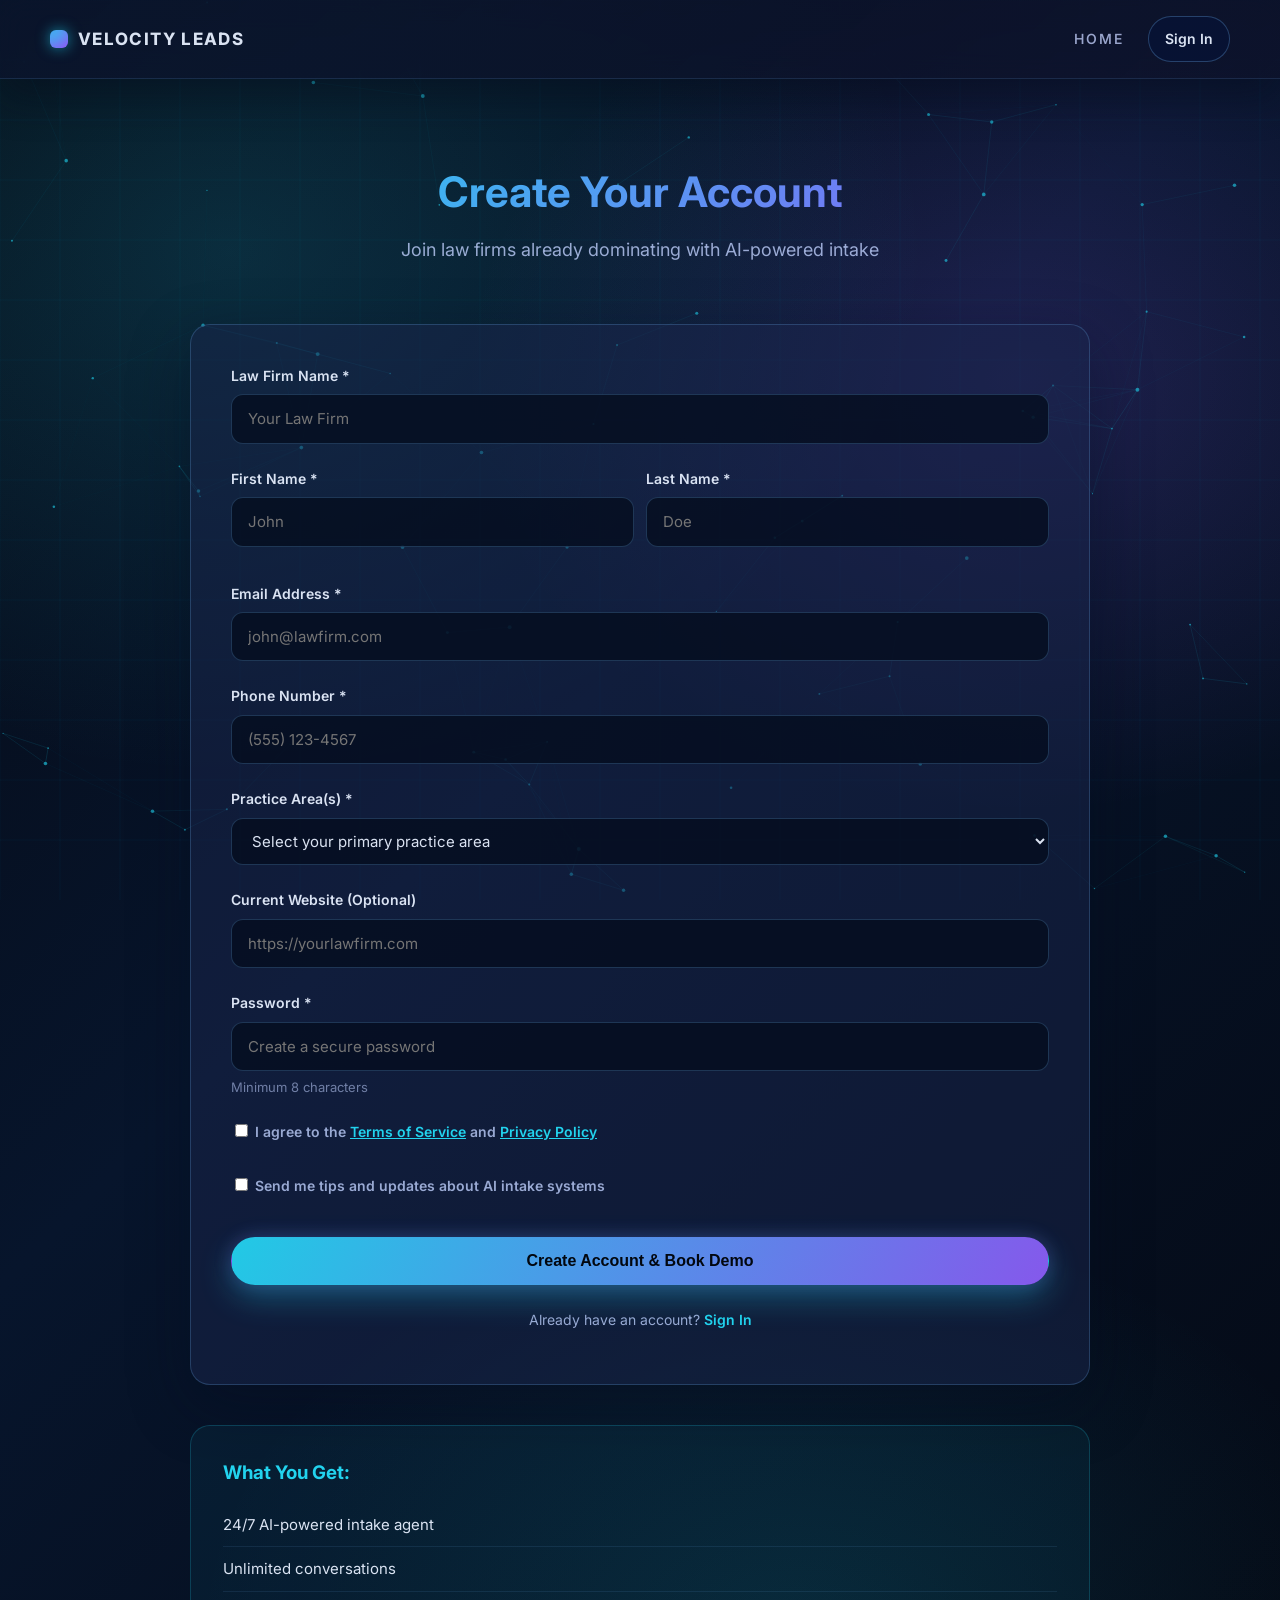
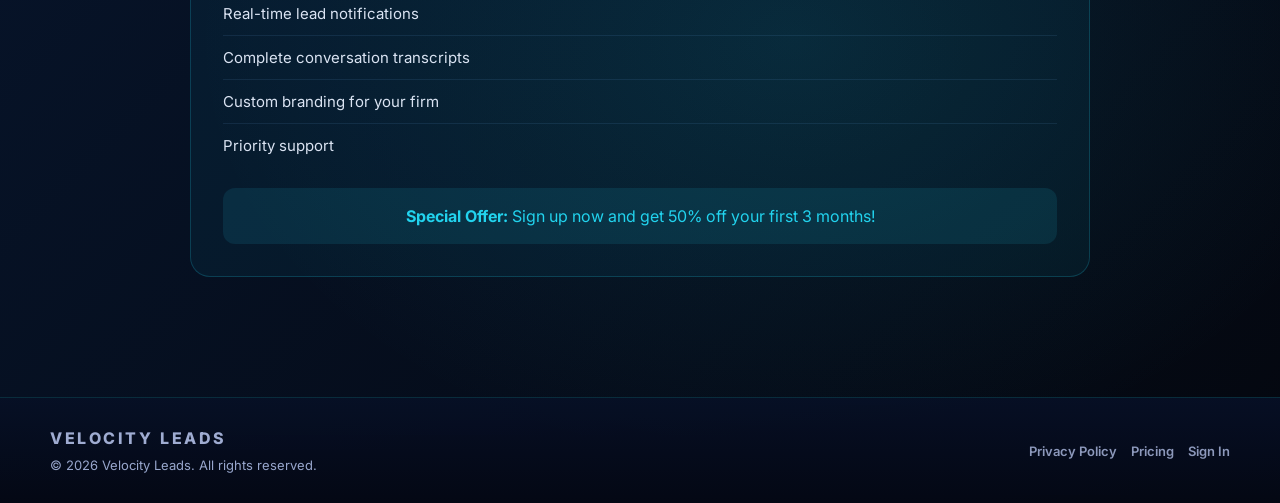
<file: signup.html>
<!doctype html>
<html lang="en">
  <head>
    <meta charset="UTF-8" />
    <meta name="viewport" content="width=device-width, initial-scale=1.0" />
    <meta name="description" content="Sign up for Velocity Leads - AI-powered intake systems for law firms" />
    <title>Sign Up - Velocity Leads</title>
    <link rel="preconnect" href="https://fonts.googleapis.com" />
    <link rel="preconnect" href="https://fonts.gstatic.com" crossorigin />
    <link href="https://fonts.googleapis.com/css2?family=Inter:wght@400;500;600;700&display=swap" rel="stylesheet" />
    <link rel="stylesheet" href="styles.css" />
    <script src="script.js" defer></script>
  </head>
  <body>
    <a class="skip-link" href="#main">Skip to content</a>

    <header class="site-header" id="top">
      <div class="container header-inner">
        <a class="brand" href="index.html" aria-label="Velocity Leads home">
          <span class="brand-mark" aria-hidden="true"></span>
          <span class="brand-text">Velocity Leads</span>
        </a>

        <nav class="nav" aria-label="Primary">
          <div class="nav-menu">
            <a class="nav-link" href="index.html">Home</a>
            <a class="button button-secondary nav-auth" href="signin.html">Sign In</a>
          </div>
        </nav>
      </div>
    </header>

    <main id="main">
      <section class="auth-section">
        <div class="container">
          <div class="auth-container">
            <div class="auth-header">
              <h1>Create Your Account</h1>
              <p>Join law firms already dominating with AI-powered intake</p>
            </div>

            <form class="auth-form" id="signup-form" name="signup" method="POST" data-netlify="true" netlify-honeypot="bot-field" action="booking.html">
              <input type="hidden" name="form-name" value="signup" />
              <p class="sr-only">
                <label>
                  Don't fill this out if you're human:
                  <input name="bot-field" />
                </label>
              </p>

              <div class="form-group">
                <label for="firm-name">Law Firm Name *</label>
                <input type="text" id="firm-name" name="firm-name" required placeholder="Your Law Firm" />
              </div>

              <div class="form-row">
                <div class="form-group">
                  <label for="first-name">First Name *</label>
                  <input type="text" id="first-name" name="first-name" required placeholder="John" />
                </div>
                <div class="form-group">
                  <label for="last-name">Last Name *</label>
                  <input type="text" id="last-name" name="last-name" required placeholder="Doe" />
                </div>
              </div>

              <div class="form-group">
                <label for="email">Email Address *</label>
                <input type="email" id="email" name="email" required placeholder="john@lawfirm.com" />
              </div>

              <div class="form-group">
                <label for="phone">Phone Number *</label>
                <input type="tel" id="phone" name="phone" required placeholder="(555) 123-4567" />
              </div>

              <div class="form-group">
                <label for="practice-areas">Practice Area(s) *</label>
                <select id="practice-areas" name="practice-areas" required>
                  <option value="">Select your primary practice area</option>
                  <option value="personal-injury">Personal Injury</option>
                  <option value="family-law">Family Law</option>
                  <option value="immigration">Immigration</option>
                  <option value="criminal-defense">Criminal Defense</option>
                  <option value="estate-planning">Estate Planning</option>
                  <option value="business-law">Business Law</option>
                  <option value="real-estate">Real Estate</option>
                  <option value="other">Other</option>
                </select>
              </div>

              <div class="form-group">
                <label for="website">Current Website (Optional)</label>
                <input type="url" id="website" name="website" placeholder="https://yourlawfirm.com" />
              </div>

              <div class="form-group">
                <label for="password">Password *</label>
                <input type="password" id="password" name="password" required placeholder="Create a secure password" minlength="8" />
                <small class="form-hint">Minimum 8 characters</small>
              </div>

              <div class="form-group checkbox-group">
                <label class="checkbox-label">
                  <input type="checkbox" name="terms" required />
                  <span>I agree to the <a href="privacy.html">Terms of Service</a> and <a href="privacy.html">Privacy Policy</a></span>
                </label>
              </div>

              <div class="form-group checkbox-group">
                <label class="checkbox-label">
                  <input type="checkbox" name="newsletter" />
                  <span>Send me tips and updates about AI intake systems</span>
                </label>
              </div>

              <button type="submit" class="button button-primary button-pulse button-full">Create Account & Book Demo</button>

              <p class="auth-footer">
                Already have an account? <a href="signin.html">Sign In</a>
              </p>
            </form>

            <div class="auth-benefits">
              <h3>What You Get:</h3>
              <ul>
                <li>24/7 AI-powered intake agent</li>
                <li>Unlimited conversations</li>
                <li>Real-time lead notifications</li>
                <li>Complete conversation transcripts</li>
                <li>Custom branding for your firm</li>
                <li>Priority support</li>
              </ul>
              <div class="auth-promo">
                <strong>Special Offer:</strong> Sign up now and get 50% off your first 3 months!
              </div>
            </div>
          </div>
        </div>
      </section>
    </main>

    <footer class="footer">
      <div class="container footer-inner">
        <div class="footer-left">
          <div class="footer-brand">Velocity Leads</div>
          <div class="footer-meta">© <span id="year"></span> Velocity Leads. All rights reserved.</div>
        </div>

        <div class="footer-links" aria-label="Footer links">
          <a href="privacy.html">Privacy Policy</a>
          <a href="index.html#pricing">Pricing</a>
          <a href="signin.html">Sign In</a>
        </div>
      </div>
    </footer>
  </body>
</html>
</file>
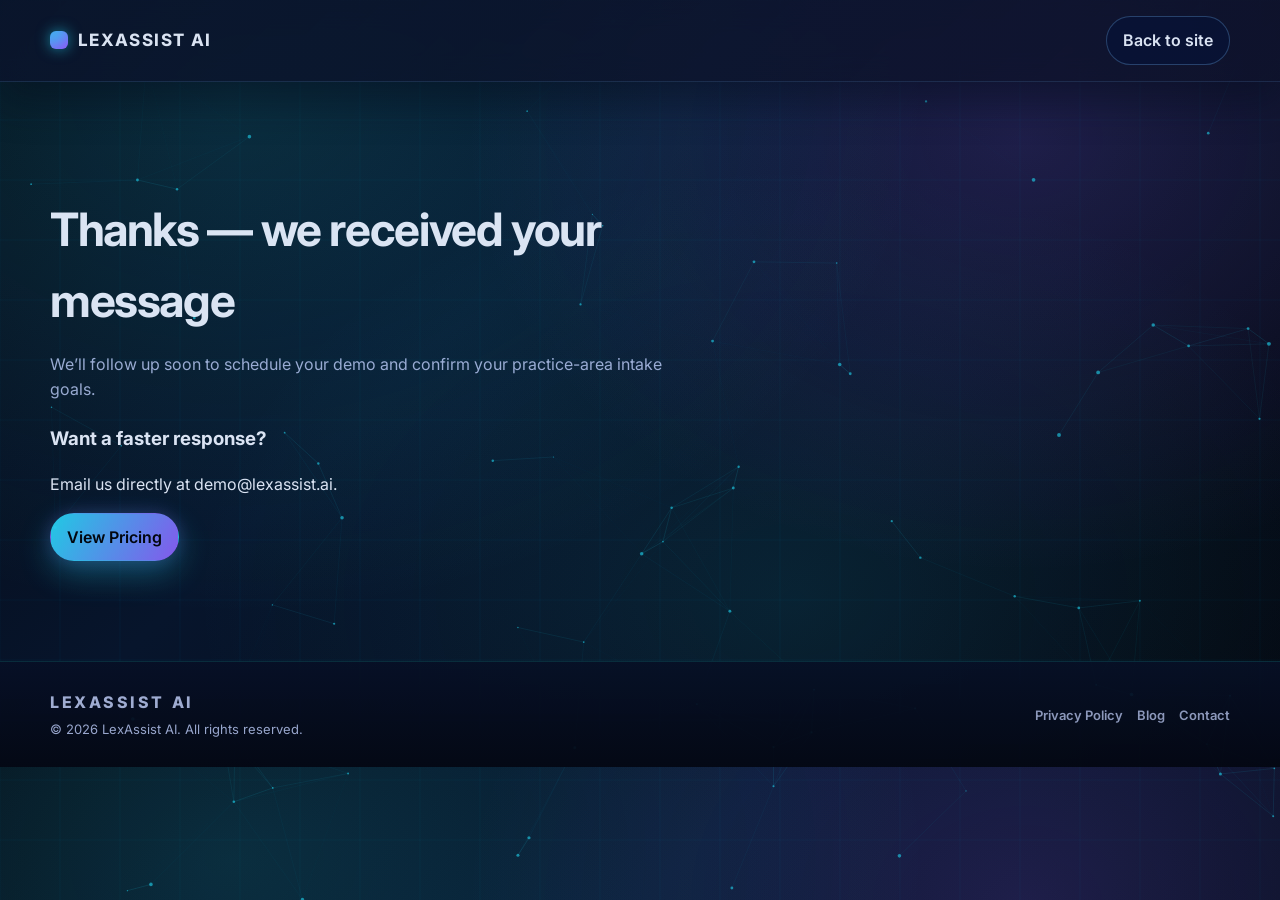
<file: thanks.html>
<!doctype html>
<html lang="en">
  <head>
    <meta charset="UTF-8" />
    <meta name="viewport" content="width=device-width, initial-scale=1.0" />
    <meta name="description" content="Thanks for contacting LexAssist AI." />
    <title>Thanks — LexAssist AI</title>
    <link rel="preconnect" href="https://fonts.googleapis.com" />
    <link rel="preconnect" href="https://fonts.gstatic.com" crossorigin />
    <link href="https://fonts.googleapis.com/css2?family=Inter:wght@400;500;600;700&display=swap" rel="stylesheet" />
    <link rel="stylesheet" href="styles.css" />
    <script src="script.js" defer></script>
  </head>
  <body>
    <a class="skip-link" href="#main">Skip to content</a>

    <header class="site-header" id="top">
      <div class="container header-inner">
        <a class="brand" href="index.html#top" aria-label="LexAssist AI home">
          <span class="brand-mark" aria-hidden="true"></span>
          <span class="brand-text">LexAssist AI</span>
        </a>

        <nav class="nav" aria-label="Primary">
          <a class="button button-secondary" href="index.html#contact">Back to site</a>
        </nav>
      </div>
    </header>

    <main id="main">
      <section class="section">
        <div class="container">
          <div class="section-head">
            <h2>Thanks — we received your message</h2>
            <p>We’ll follow up soon to schedule your demo and confirm your practice-area intake goals.</p>
          </div>

          <div class="trial-callout mt-22" role="note">
            <div>
              <h3>Want a faster response?</h3>
              <p>Email us directly at <a class="text-link" href="mailto:demo@lexassist.ai">demo@lexassist.ai</a>.</p>
            </div>
            <a class="button button-primary" href="index.html#pricing">View Pricing</a>
          </div>
        </div>
      </section>
    </main>

    <footer class="footer">
      <div class="container footer-inner">
        <div class="footer-left">
          <div class="footer-brand">LexAssist AI</div>
          <div class="footer-meta">© <span id="year"></span> LexAssist AI. All rights reserved.</div>
        </div>

        <div class="footer-links" aria-label="Footer links">
          <a href="privacy.html">Privacy Policy</a>
          <a href="index.html#blog">Blog</a>
          <a href="index.html#contact">Contact</a>
        </div>
      </div>
    </footer>
  </body>
</html>
</file>
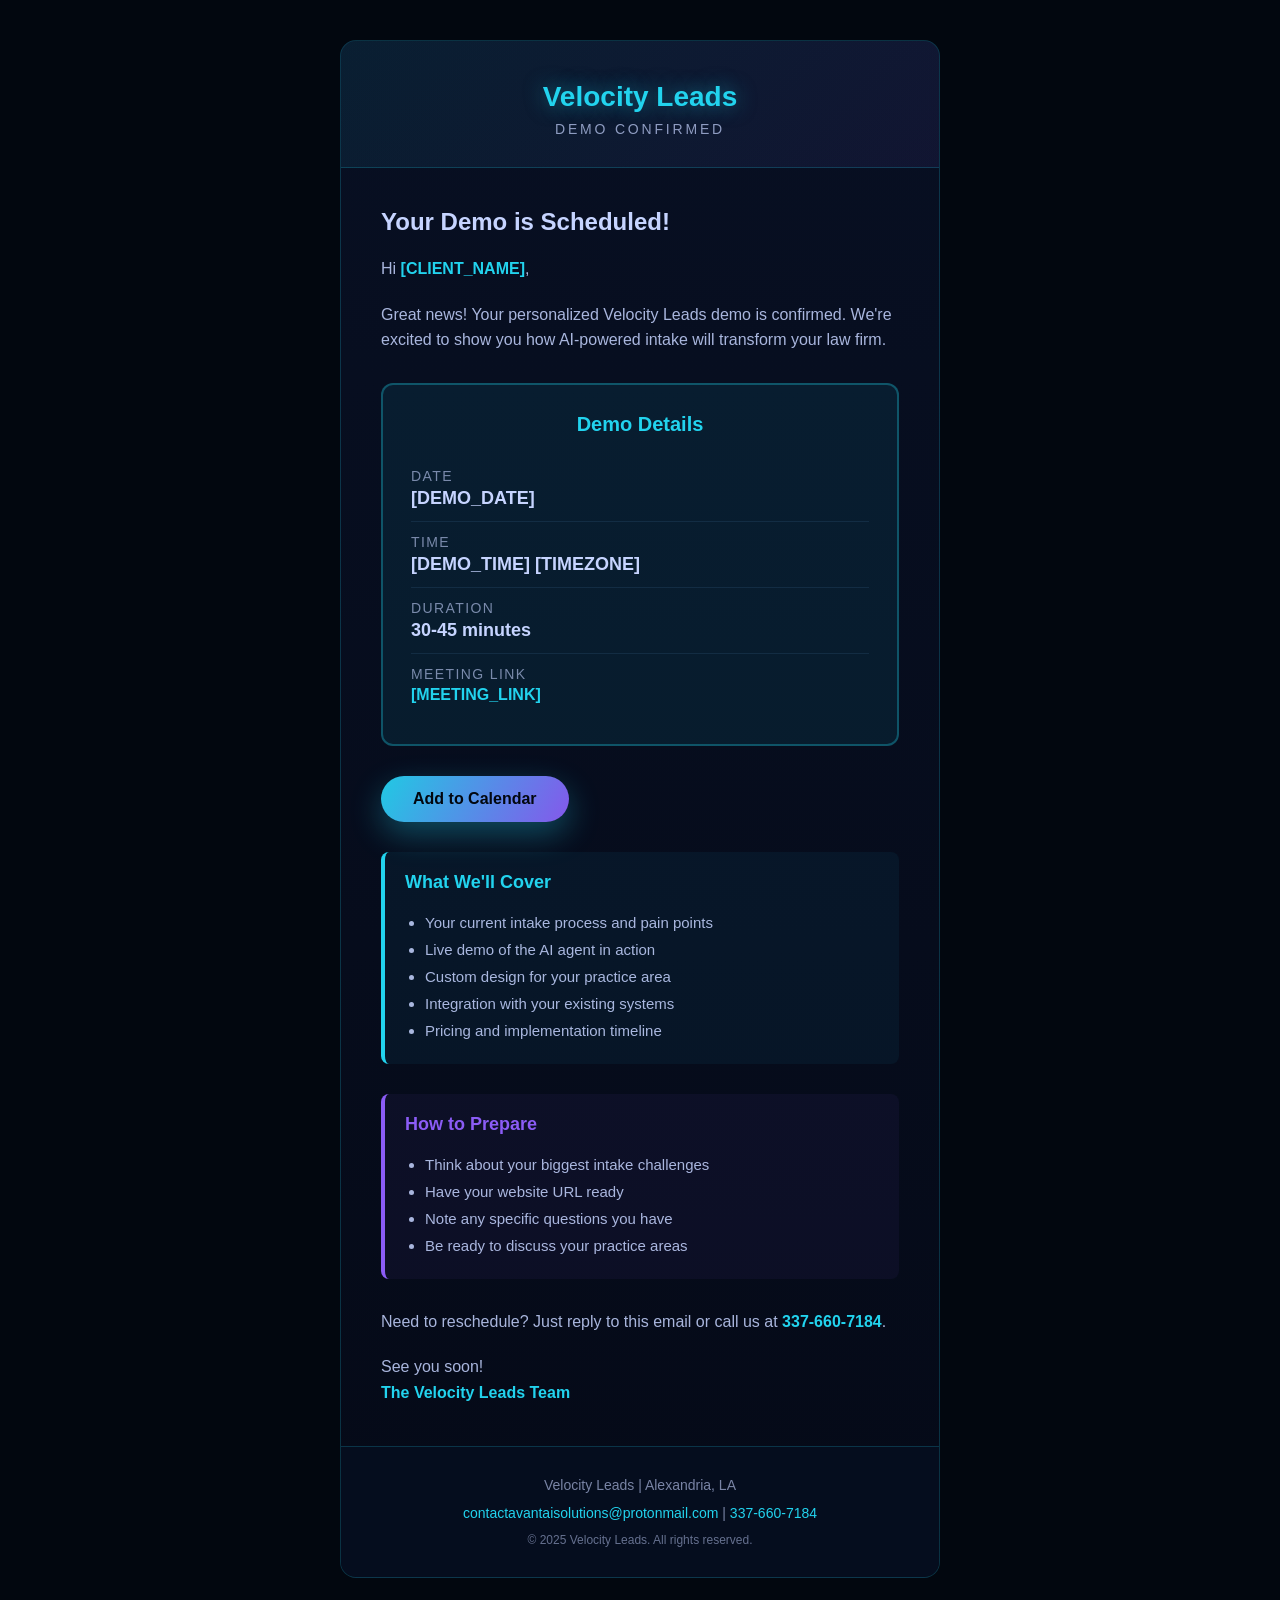
<file: email-templates/demo-confirmation.html>
<!DOCTYPE html>
<html lang="en">
<head>
  <meta charset="UTF-8">
  <meta name="viewport" content="width=device-width, initial-scale=1.0">
  <title>Demo Confirmed - Velocity Leads</title>
</head>
<body style="margin: 0; padding: 0; font-family: 'Inter', -apple-system, BlinkMacSystemFont, 'Segoe UI', sans-serif; background-color: #02070f;">
  <table role="presentation" width="100%" cellspacing="0" cellpadding="0" border="0" style="background-color: #02070f;">
    <tr>
      <td align="center" style="padding: 40px 20px;">
        <table role="presentation" width="600" cellspacing="0" cellpadding="0" border="0" style="max-width: 600px; background: linear-gradient(180deg, rgba(8, 16, 36, 0.95), rgba(5, 10, 24, 0.98)); border: 1px solid rgba(34, 211, 238, 0.2); border-radius: 16px; overflow: hidden;">
          
          <!-- Header -->
          <tr>
            <td style="padding: 40px 40px 30px; text-align: center; background: linear-gradient(135deg, rgba(34, 211, 238, 0.08), rgba(139, 92, 246, 0.08)); border-bottom: 1px solid rgba(34, 211, 238, 0.2);">
              <h1 style="margin: 0; font-size: 28px; font-weight: 700; color: #22D3EE; text-shadow: 0 0 20px rgba(34, 211, 238, 0.5);">
                Velocity Leads
              </h1>
              <p style="margin: 8px 0 0; font-size: 14px; color: rgba(198, 212, 255, 0.7); letter-spacing: 0.2em; text-transform: uppercase;">
                Demo Confirmed
              </p>
            </td>
          </tr>

          <!-- Main Content -->
          <tr>
            <td style="padding: 40px;">
              <h2 style="margin: 0 0 20px; font-size: 24px; font-weight: 700; color: #c6d4ff;">
                Your Demo is Scheduled!
              </h2>
              
              <p style="margin: 0 0 20px; font-size: 16px; line-height: 1.6; color: rgba(198, 212, 255, 0.85);">
                Hi <strong style="color: #22D3EE;">[CLIENT_NAME]</strong>,
              </p>

              <p style="margin: 0 0 30px; font-size: 16px; line-height: 1.6; color: rgba(198, 212, 255, 0.85);">
                Great news! Your personalized Velocity Leads demo is confirmed. We're excited to show you how AI-powered intake will transform your law firm.
              </p>

              <!-- Demo Details Box -->
              <div style="background: rgba(34, 211, 238, 0.08); border: 2px solid rgba(34, 211, 238, 0.3); border-radius: 12px; padding: 28px; margin: 0 0 30px;">
                <h3 style="margin: 0 0 20px; font-size: 20px; font-weight: 700; color: #22D3EE; text-align: center;">
                  Demo Details
                </h3>
                
                <table role="presentation" width="100%" cellspacing="0" cellpadding="0" border="0">
                  <tr>
                    <td style="padding: 12px 0; border-bottom: 1px solid rgba(116, 185, 255, 0.1);">
                      <p style="margin: 0; font-size: 14px; color: rgba(198, 212, 255, 0.6); text-transform: uppercase; letter-spacing: 0.1em;">Date</p>
                      <p style="margin: 4px 0 0; font-size: 18px; font-weight: 600; color: #c6d4ff;">[DEMO_DATE]</p>
                    </td>
                  </tr>
                  <tr>
                    <td style="padding: 12px 0; border-bottom: 1px solid rgba(116, 185, 255, 0.1);">
                      <p style="margin: 0; font-size: 14px; color: rgba(198, 212, 255, 0.6); text-transform: uppercase; letter-spacing: 0.1em;">Time</p>
                      <p style="margin: 4px 0 0; font-size: 18px; font-weight: 600; color: #c6d4ff;">[DEMO_TIME] [TIMEZONE]</p>
                    </td>
                  </tr>
                  <tr>
                    <td style="padding: 12px 0; border-bottom: 1px solid rgba(116, 185, 255, 0.1);">
                      <p style="margin: 0; font-size: 14px; color: rgba(198, 212, 255, 0.6); text-transform: uppercase; letter-spacing: 0.1em;">Duration</p>
                      <p style="margin: 4px 0 0; font-size: 18px; font-weight: 600; color: #c6d4ff;">30-45 minutes</p>
                    </td>
                  </tr>
                  <tr>
                    <td style="padding: 12px 0;">
                      <p style="margin: 0; font-size: 14px; color: rgba(198, 212, 255, 0.6); text-transform: uppercase; letter-spacing: 0.1em;">Meeting Link</p>
                      <p style="margin: 4px 0 0;">
                        <a href="[MEETING_LINK]" style="font-size: 16px; font-weight: 600; color: #22D3EE; text-decoration: none;">[MEETING_LINK]</a>
                      </p>
                    </td>
                  </tr>
                </table>
              </div>

              <!-- Add to Calendar Button -->
              <table role="presentation" cellspacing="0" cellpadding="0" border="0" style="margin: 0 0 30px;">
                <tr>
                  <td style="border-radius: 999px; background: linear-gradient(120deg, rgba(34, 211, 238, 0.95), rgba(139, 92, 246, 0.95)); box-shadow: 0 12px 32px rgba(34, 211, 238, 0.32);">
                    <a href="https://avantaisolutions.netlify.app/booking.html" style="display: inline-block; padding: 14px 32px; font-size: 16px; font-weight: 600; color: #02070f; text-decoration: none; border-radius: 999px;">
                      Add to Calendar
                    </a>
                  </td>
                </tr>
              </table>

              <!-- What We'll Cover -->
              <div style="background: rgba(34, 211, 238, 0.05); border-left: 4px solid #22D3EE; border-radius: 8px; padding: 20px; margin: 0 0 30px;">
                <h3 style="margin: 0 0 16px; font-size: 18px; font-weight: 700; color: #22D3EE;">
                  What We'll Cover
                </h3>
                <ul style="margin: 0; padding-left: 20px; color: rgba(198, 212, 255, 0.85); font-size: 15px; line-height: 1.8;">
                  <li>Your current intake process and pain points</li>
                  <li>Live demo of the AI agent in action</li>
                  <li>Custom design for your practice area</li>
                  <li>Integration with your existing systems</li>
                  <li>Pricing and implementation timeline</li>
                </ul>
              </div>

              <!-- Preparation Tips -->
              <div style="background: rgba(139, 92, 246, 0.05); border-left: 4px solid #8B5CF6; border-radius: 8px; padding: 20px; margin: 0 0 30px;">
                <h3 style="margin: 0 0 16px; font-size: 18px; font-weight: 700; color: #8B5CF6;">
                  How to Prepare
                </h3>
                <ul style="margin: 0; padding-left: 20px; color: rgba(198, 212, 255, 0.85); font-size: 15px; line-height: 1.8;">
                  <li>Think about your biggest intake challenges</li>
                  <li>Have your website URL ready</li>
                  <li>Note any specific questions you have</li>
                  <li>Be ready to discuss your practice areas</li>
                </ul>
              </div>

              <p style="margin: 0 0 20px; font-size: 16px; line-height: 1.6; color: rgba(198, 212, 255, 0.85);">
                Need to reschedule? Just reply to this email or call us at <strong style="color: #22D3EE;">337-660-7184</strong>.
              </p>

              <p style="margin: 0; font-size: 16px; line-height: 1.6; color: rgba(198, 212, 255, 0.85);">
                See you soon!<br>
                <strong style="color: #22D3EE;">The Velocity Leads Team</strong>
              </p>
            </td>
          </tr>

          <!-- Footer -->
          <tr>
            <td style="padding: 30px 40px; background: rgba(6, 14, 32, 0.8); border-top: 1px solid rgba(34, 211, 238, 0.2); text-align: center;">
              <p style="margin: 0 0 12px; font-size: 14px; color: rgba(198, 212, 255, 0.6);">
                Velocity Leads | Alexandria, LA
              </p>
              <p style="margin: 0 0 12px; font-size: 14px; color: rgba(198, 212, 255, 0.6);">
                <a href="mailto:contactavantaisolutions@protonmail.com" style="color: #22D3EE; text-decoration: none;">contactavantaisolutions@protonmail.com</a> | 
                <a href="tel:+13376607184" style="color: #22D3EE; text-decoration: none;">337-660-7184</a>
              </p>
              <p style="margin: 0; font-size: 12px; color: rgba(198, 212, 255, 0.5);">
                © 2025 Velocity Leads. All rights reserved.
              </p>
            </td>
          </tr>

        </table>
      </td>
    </tr>
  </table>
</body>
</html>
</file>
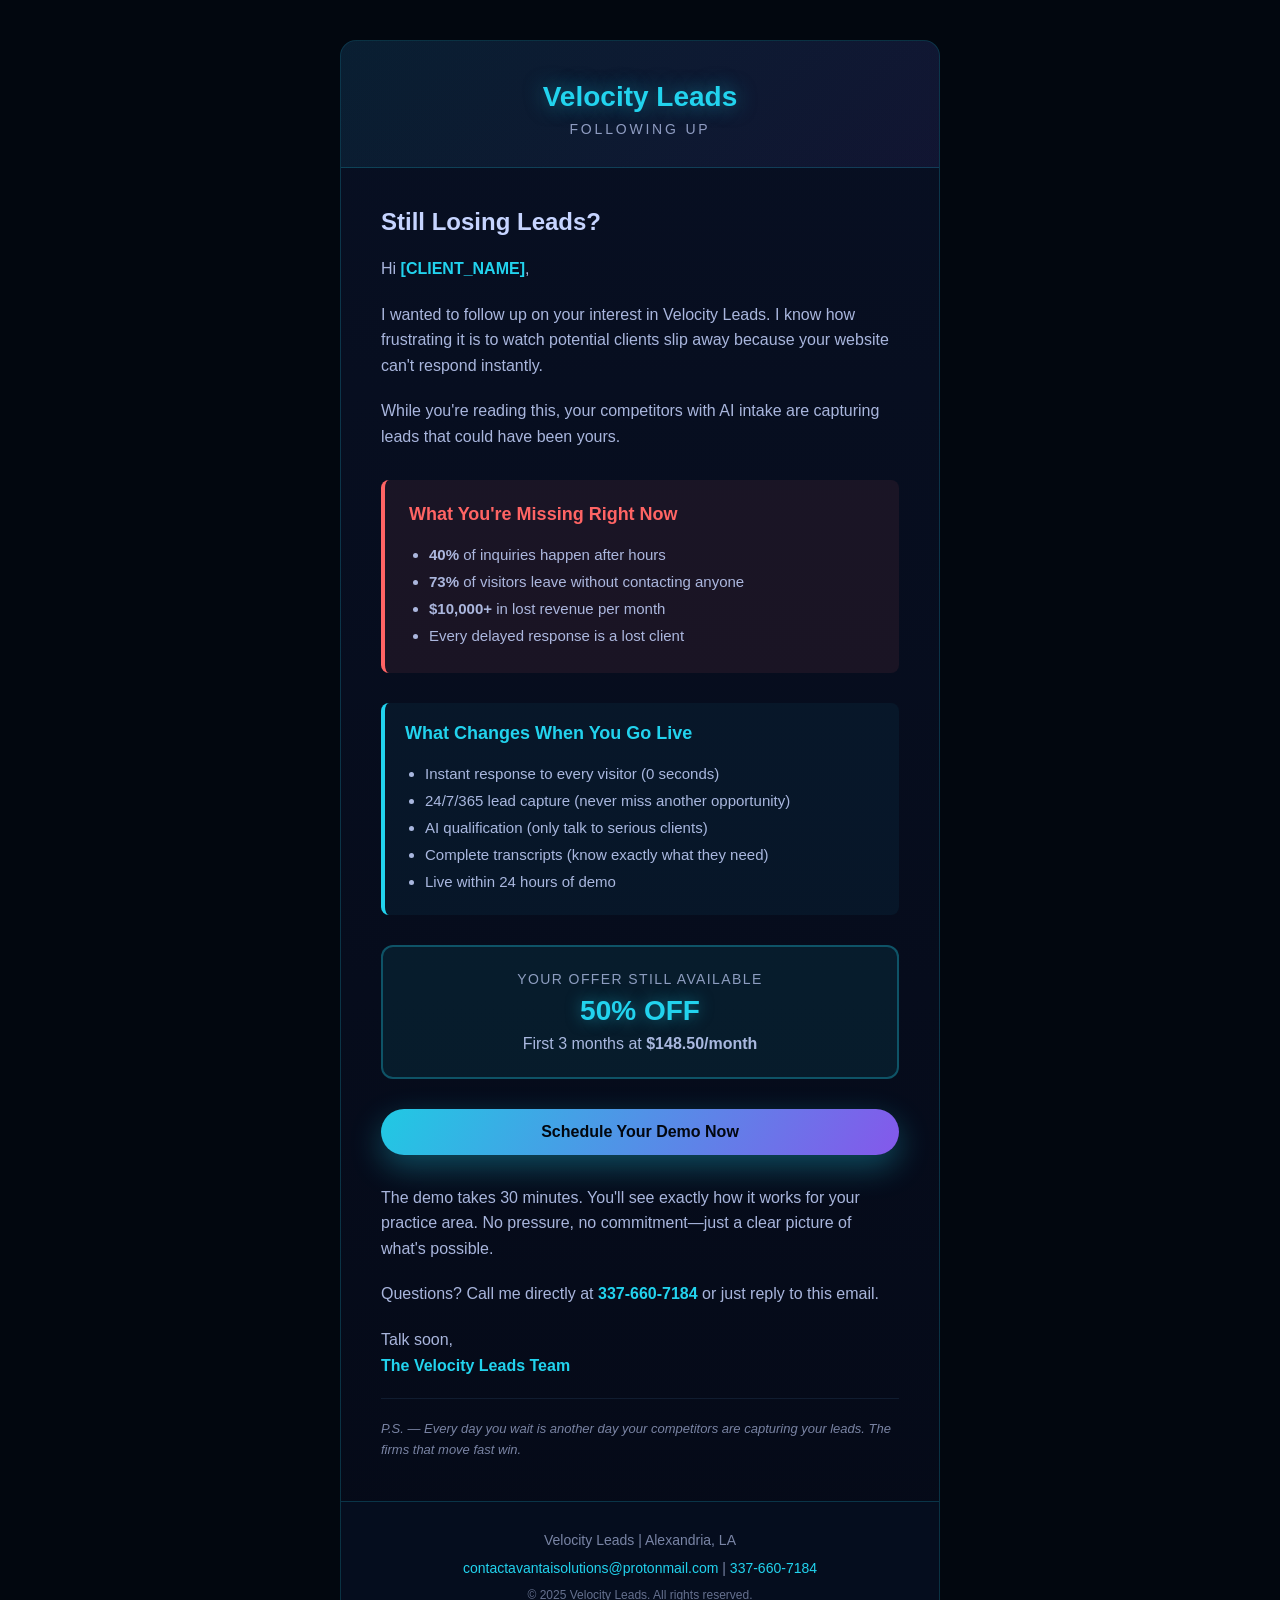
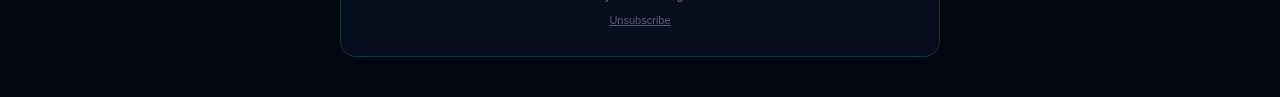
<file: email-templates/follow-up-email.html>
<!DOCTYPE html>
<html lang="en">
<head>
  <meta charset="UTF-8">
  <meta name="viewport" content="width=device-width, initial-scale=1.0">
  <title>Following Up - Velocity Leads</title>
</head>
<body style="margin: 0; padding: 0; font-family: 'Inter', -apple-system, BlinkMacSystemFont, 'Segoe UI', sans-serif; background-color: #02070f;">
  <table role="presentation" width="100%" cellspacing="0" cellpadding="0" border="0" style="background-color: #02070f;">
    <tr>
      <td align="center" style="padding: 40px 20px;">
        <table role="presentation" width="600" cellspacing="0" cellpadding="0" border="0" style="max-width: 600px; background: linear-gradient(180deg, rgba(8, 16, 36, 0.95), rgba(5, 10, 24, 0.98)); border: 1px solid rgba(34, 211, 238, 0.2); border-radius: 16px; overflow: hidden;">
          
          <!-- Header -->
          <tr>
            <td style="padding: 40px 40px 30px; text-align: center; background: linear-gradient(135deg, rgba(34, 211, 238, 0.08), rgba(139, 92, 246, 0.08)); border-bottom: 1px solid rgba(34, 211, 238, 0.2);">
              <h1 style="margin: 0; font-size: 28px; font-weight: 700; color: #22D3EE; text-shadow: 0 0 20px rgba(34, 211, 238, 0.5);">
                Velocity Leads
              </h1>
              <p style="margin: 8px 0 0; font-size: 14px; color: rgba(198, 212, 255, 0.7); letter-spacing: 0.2em; text-transform: uppercase;">
                Following Up
              </p>
            </td>
          </tr>

          <!-- Main Content -->
          <tr>
            <td style="padding: 40px;">
              <h2 style="margin: 0 0 20px; font-size: 24px; font-weight: 700; color: #c6d4ff;">
                Still Losing Leads?
              </h2>
              
              <p style="margin: 0 0 20px; font-size: 16px; line-height: 1.6; color: rgba(198, 212, 255, 0.85);">
                Hi <strong style="color: #22D3EE;">[CLIENT_NAME]</strong>,
              </p>

              <p style="margin: 0 0 20px; font-size: 16px; line-height: 1.6; color: rgba(198, 212, 255, 0.85);">
                I wanted to follow up on your interest in Velocity Leads. I know how frustrating it is to watch potential clients slip away because your website can't respond instantly.
              </p>

              <p style="margin: 0 0 30px; font-size: 16px; line-height: 1.6; color: rgba(198, 212, 255, 0.85);">
                While you're reading this, your competitors with AI intake are capturing leads that could have been yours.
              </p>

              <!-- Stats Box -->
              <div style="background: rgba(255, 100, 100, 0.08); border-left: 4px solid #FF6464; border-radius: 8px; padding: 24px; margin: 0 0 30px;">
                <h3 style="margin: 0 0 16px; font-size: 18px; font-weight: 700; color: #FF6464;">
                  What You're Missing Right Now
                </h3>
                <ul style="margin: 0; padding-left: 20px; color: rgba(198, 212, 255, 0.85); font-size: 15px; line-height: 1.8;">
                  <li><strong>40%</strong> of inquiries happen after hours</li>
                  <li><strong>73%</strong> of visitors leave without contacting anyone</li>
                  <li><strong>$10,000+</strong> in lost revenue per month</li>
                  <li>Every delayed response is a lost client</li>
                </ul>
              </div>

              <!-- What You Get -->
              <div style="background: rgba(34, 211, 238, 0.05); border-left: 4px solid #22D3EE; border-radius: 8px; padding: 20px; margin: 0 0 30px;">
                <h3 style="margin: 0 0 16px; font-size: 18px; font-weight: 700; color: #22D3EE;">
                  What Changes When You Go Live
                </h3>
                <ul style="margin: 0; padding-left: 20px; color: rgba(198, 212, 255, 0.85); font-size: 15px; line-height: 1.8;">
                  <li>Instant response to every visitor (0 seconds)</li>
                  <li>24/7/365 lead capture (never miss another opportunity)</li>
                  <li>AI qualification (only talk to serious clients)</li>
                  <li>Complete transcripts (know exactly what they need)</li>
                  <li>Live within 24 hours of demo</li>
                </ul>
              </div>

              <!-- Special Offer Reminder -->
              <div style="background: rgba(34, 211, 238, 0.08); border: 2px solid rgba(34, 211, 238, 0.3); border-radius: 12px; padding: 24px; text-align: center; margin: 0 0 30px;">
                <p style="margin: 0 0 8px; font-size: 14px; color: rgba(198, 212, 255, 0.7); text-transform: uppercase; letter-spacing: 0.1em;">
                  Your Offer Still Available
                </p>
                <p style="margin: 0; font-size: 28px; font-weight: 800; color: #22D3EE; text-shadow: 0 0 15px rgba(34, 211, 238, 0.5);">
                  50% OFF
                </p>
                <p style="margin: 8px 0 0; font-size: 16px; color: rgba(198, 212, 255, 0.85);">
                  First 3 months at <strong>$148.50/month</strong>
                </p>
              </div>

              <!-- CTA Button -->
              <table role="presentation" cellspacing="0" cellpadding="0" border="0" style="margin: 0 0 30px; width: 100%;">
                <tr>
                  <td align="center" style="border-radius: 999px; background: linear-gradient(120deg, rgba(34, 211, 238, 0.95), rgba(139, 92, 246, 0.95)); box-shadow: 0 12px 32px rgba(34, 211, 238, 0.32);">
                    <a href="https://avantaisolutions.netlify.app/booking.html" style="display: inline-block; padding: 14px 32px; font-size: 16px; font-weight: 600; color: #02070f; text-decoration: none; border-radius: 999px;">
                      Schedule Your Demo Now
                    </a>
                  </td>
                </tr>
              </table>

              <p style="margin: 0 0 20px; font-size: 16px; line-height: 1.6; color: rgba(198, 212, 255, 0.85);">
                The demo takes 30 minutes. You'll see exactly how it works for your practice area. No pressure, no commitment—just a clear picture of what's possible.
              </p>

              <p style="margin: 0 0 20px; font-size: 16px; line-height: 1.6; color: rgba(198, 212, 255, 0.85);">
                Questions? Call me directly at <strong style="color: #22D3EE;">337-660-7184</strong> or just reply to this email.
              </p>

              <p style="margin: 0; font-size: 16px; line-height: 1.6; color: rgba(198, 212, 255, 0.85);">
                Talk soon,<br>
                <strong style="color: #22D3EE;">The Velocity Leads Team</strong>
              </p>

              <p style="margin: 20px 0 0; padding-top: 20px; border-top: 1px solid rgba(116, 185, 255, 0.1); font-size: 13px; line-height: 1.6; color: rgba(198, 212, 255, 0.6); font-style: italic;">
                P.S. — Every day you wait is another day your competitors are capturing your leads. The firms that move fast win.
              </p>
            </td>
          </tr>

          <!-- Footer -->
          <tr>
            <td style="padding: 30px 40px; background: rgba(6, 14, 32, 0.8); border-top: 1px solid rgba(34, 211, 238, 0.2); text-align: center;">
              <p style="margin: 0 0 12px; font-size: 14px; color: rgba(198, 212, 255, 0.6);">
                Velocity Leads | Alexandria, LA
              </p>
              <p style="margin: 0 0 12px; font-size: 14px; color: rgba(198, 212, 255, 0.6);">
                <a href="mailto:contactavantaisolutions@protonmail.com" style="color: #22D3EE; text-decoration: none;">contactavantaisolutions@protonmail.com</a> | 
                <a href="tel:+13376607184" style="color: #22D3EE; text-decoration: none;">337-660-7184</a>
              </p>
              <p style="margin: 0 0 12px; font-size: 12px; color: rgba(198, 212, 255, 0.5);">
                © 2025 Velocity Leads. All rights reserved.
              </p>
              <p style="margin: 0; font-size: 11px; color: rgba(198, 212, 255, 0.4);">
                <a href="[UNSUBSCRIBE_LINK]" style="color: rgba(198, 212, 255, 0.4); text-decoration: underline;">Unsubscribe</a>
              </p>
            </td>
          </tr>

        </table>
      </td>
    </tr>
  </table>
</body>
</html>
</file>
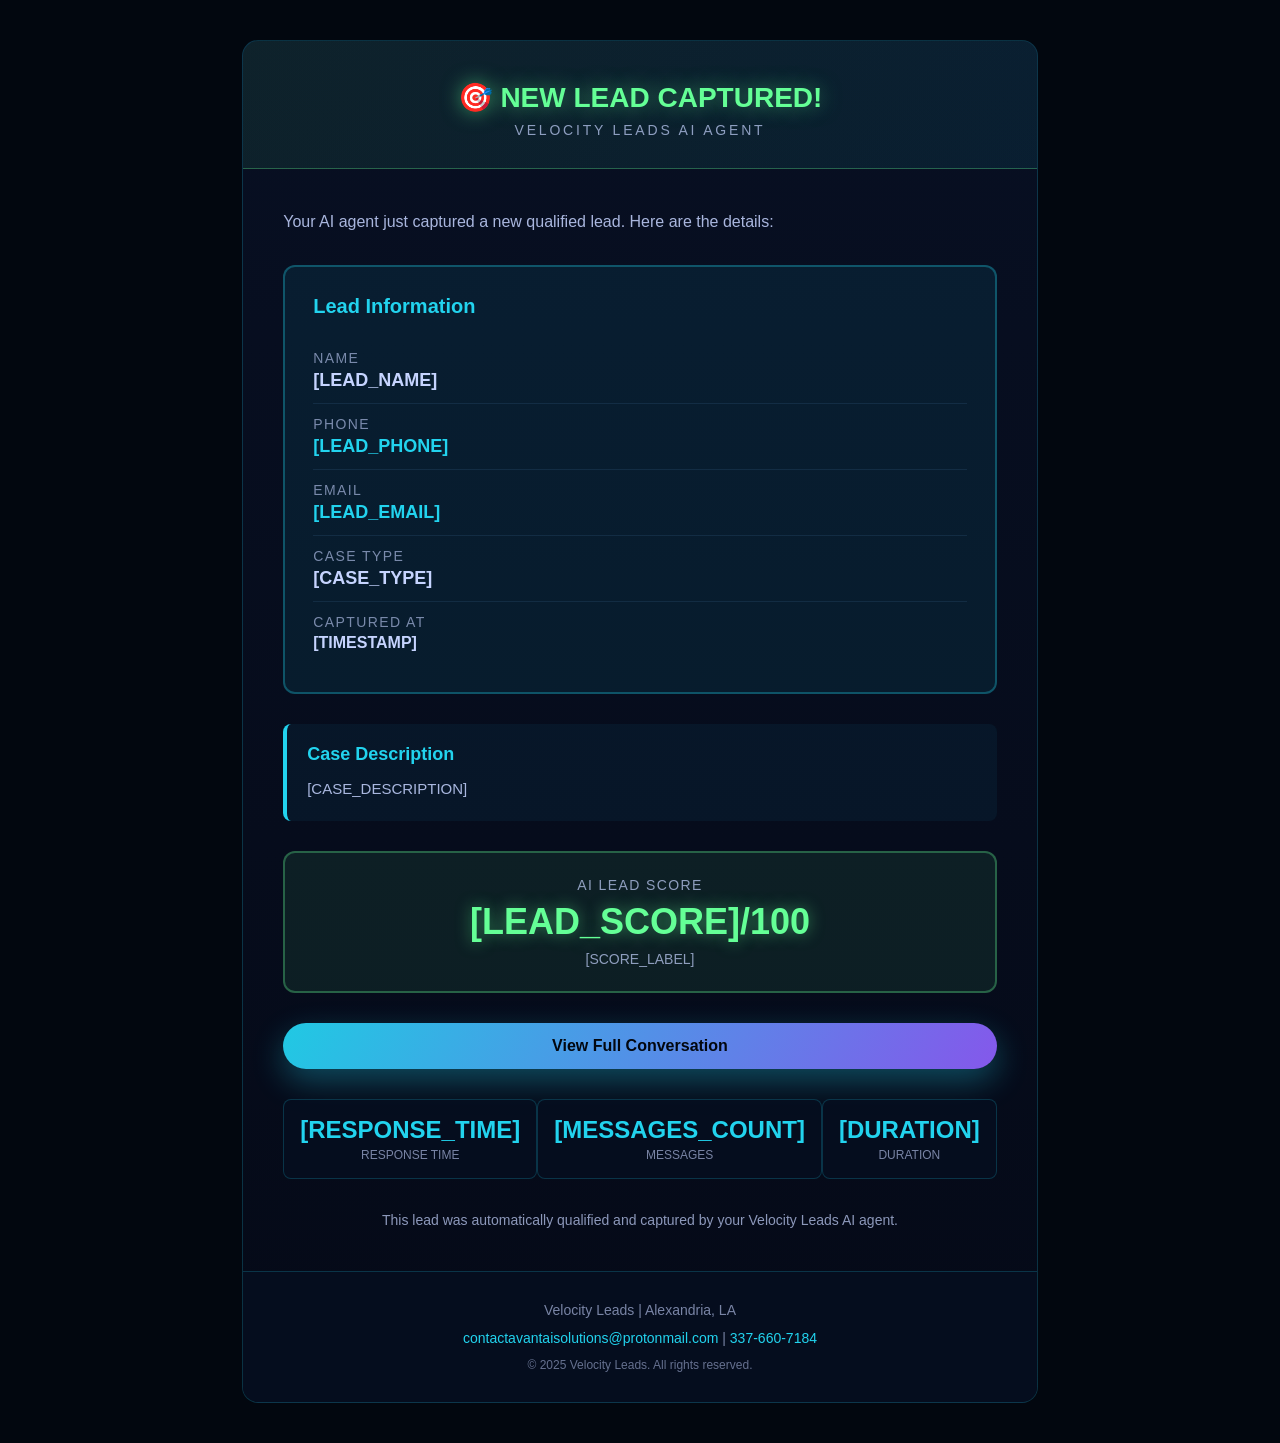
<file: email-templates/lead-notification.html>
<!DOCTYPE html>
<html lang="en">
<head>
  <meta charset="UTF-8">
  <meta name="viewport" content="width=device-width, initial-scale=1.0">
  <title>New Lead Alert - Velocity Leads</title>
</head>
<body style="margin: 0; padding: 0; font-family: 'Inter', -apple-system, BlinkMacSystemFont, 'Segoe UI', sans-serif; background-color: #02070f;">
  <table role="presentation" width="100%" cellspacing="0" cellpadding="0" border="0" style="background-color: #02070f;">
    <tr>
      <td align="center" style="padding: 40px 20px;">
        <table role="presentation" width="600" cellspacing="0" cellpadding="0" border="0" style="max-width: 600px; background: linear-gradient(180deg, rgba(8, 16, 36, 0.95), rgba(5, 10, 24, 0.98)); border: 1px solid rgba(34, 211, 238, 0.2); border-radius: 16px; overflow: hidden;">
          
          <!-- Header -->
          <tr>
            <td style="padding: 40px 40px 30px; text-align: center; background: linear-gradient(135deg, rgba(100, 255, 150, 0.08), rgba(34, 211, 238, 0.08)); border-bottom: 1px solid rgba(100, 255, 150, 0.3);">
              <h1 style="margin: 0; font-size: 28px; font-weight: 700; color: #64FF96; text-shadow: 0 0 20px rgba(100, 255, 150, 0.5);">
                🎯 NEW LEAD CAPTURED!
              </h1>
              <p style="margin: 8px 0 0; font-size: 14px; color: rgba(198, 212, 255, 0.7); letter-spacing: 0.2em; text-transform: uppercase;">
                Velocity Leads AI Agent
              </p>
            </td>
          </tr>

          <!-- Main Content -->
          <tr>
            <td style="padding: 40px;">
              <p style="margin: 0 0 30px; font-size: 16px; line-height: 1.6; color: rgba(198, 212, 255, 0.85);">
                Your AI agent just captured a new qualified lead. Here are the details:
              </p>

              <!-- Lead Details Box -->
              <div style="background: rgba(34, 211, 238, 0.08); border: 2px solid rgba(34, 211, 238, 0.3); border-radius: 12px; padding: 28px; margin: 0 0 30px;">
                <h3 style="margin: 0 0 20px; font-size: 20px; font-weight: 700; color: #22D3EE;">
                  Lead Information
                </h3>
                
                <table role="presentation" width="100%" cellspacing="0" cellpadding="0" border="0">
                  <tr>
                    <td style="padding: 12px 0; border-bottom: 1px solid rgba(116, 185, 255, 0.1);">
                      <p style="margin: 0; font-size: 14px; color: rgba(198, 212, 255, 0.6); text-transform: uppercase; letter-spacing: 0.1em;">Name</p>
                      <p style="margin: 4px 0 0; font-size: 18px; font-weight: 600; color: #c6d4ff;">[LEAD_NAME]</p>
                    </td>
                  </tr>
                  <tr>
                    <td style="padding: 12px 0; border-bottom: 1px solid rgba(116, 185, 255, 0.1);">
                      <p style="margin: 0; font-size: 14px; color: rgba(198, 212, 255, 0.6); text-transform: uppercase; letter-spacing: 0.1em;">Phone</p>
                      <p style="margin: 4px 0 0;">
                        <a href="tel:[LEAD_PHONE]" style="font-size: 18px; font-weight: 600; color: #22D3EE; text-decoration: none;">[LEAD_PHONE]</a>
                      </p>
                    </td>
                  </tr>
                  <tr>
                    <td style="padding: 12px 0; border-bottom: 1px solid rgba(116, 185, 255, 0.1);">
                      <p style="margin: 0; font-size: 14px; color: rgba(198, 212, 255, 0.6); text-transform: uppercase; letter-spacing: 0.1em;">Email</p>
                      <p style="margin: 4px 0 0;">
                        <a href="mailto:[LEAD_EMAIL]" style="font-size: 18px; font-weight: 600; color: #22D3EE; text-decoration: none;">[LEAD_EMAIL]</a>
                      </p>
                    </td>
                  </tr>
                  <tr>
                    <td style="padding: 12px 0; border-bottom: 1px solid rgba(116, 185, 255, 0.1);">
                      <p style="margin: 0; font-size: 14px; color: rgba(198, 212, 255, 0.6); text-transform: uppercase; letter-spacing: 0.1em;">Case Type</p>
                      <p style="margin: 4px 0 0; font-size: 18px; font-weight: 600; color: #c6d4ff;">[CASE_TYPE]</p>
                    </td>
                  </tr>
                  <tr>
                    <td style="padding: 12px 0;">
                      <p style="margin: 0; font-size: 14px; color: rgba(198, 212, 255, 0.6); text-transform: uppercase; letter-spacing: 0.1em;">Captured At</p>
                      <p style="margin: 4px 0 0; font-size: 16px; font-weight: 600; color: #c6d4ff;">[TIMESTAMP]</p>
                    </td>
                  </tr>
                </table>
              </div>

              <!-- Case Description -->
              <div style="background: rgba(34, 211, 238, 0.05); border-left: 4px solid #22D3EE; border-radius: 8px; padding: 20px; margin: 0 0 30px;">
                <h3 style="margin: 0 0 12px; font-size: 18px; font-weight: 700; color: #22D3EE;">
                  Case Description
                </h3>
                <p style="margin: 0; color: rgba(198, 212, 255, 0.85); font-size: 15px; line-height: 1.6;">
                  [CASE_DESCRIPTION]
                </p>
              </div>

              <!-- Lead Score -->
              <div style="background: rgba(100, 255, 150, 0.08); border: 2px solid rgba(100, 255, 150, 0.3); border-radius: 12px; padding: 24px; text-align: center; margin: 0 0 30px;">
                <p style="margin: 0 0 8px; font-size: 14px; color: rgba(198, 212, 255, 0.7); text-transform: uppercase; letter-spacing: 0.1em;">
                  AI Lead Score
                </p>
                <p style="margin: 0; font-size: 36px; font-weight: 800; color: #64FF96; text-shadow: 0 0 15px rgba(100, 255, 150, 0.5);">
                  [LEAD_SCORE]/100
                </p>
                <p style="margin: 8px 0 0; font-size: 14px; color: rgba(198, 212, 255, 0.7);">
                  [SCORE_LABEL]
                </p>
              </div>

              <!-- Action Button -->
              <table role="presentation" cellspacing="0" cellpadding="0" border="0" style="margin: 0 0 30px; width: 100%;">
                <tr>
                  <td align="center" style="border-radius: 999px; background: linear-gradient(120deg, rgba(34, 211, 238, 0.95), rgba(139, 92, 246, 0.95)); box-shadow: 0 12px 32px rgba(34, 211, 238, 0.32);">
                    <a href="[CRM_LINK]" style="display: inline-block; padding: 14px 32px; font-size: 16px; font-weight: 600; color: #02070f; text-decoration: none; border-radius: 999px;">
                      View Full Conversation
                    </a>
                  </td>
                </tr>
              </table>

              <!-- Quick Stats -->
              <table role="presentation" width="100%" cellspacing="0" cellpadding="0" border="0" style="margin: 0 0 30px;">
                <tr>
                  <td style="padding: 16px; background: rgba(6, 14, 32, 0.8); border: 1px solid rgba(34, 211, 238, 0.2); border-radius: 8px; text-align: center; width: 33%;">
                    <p style="margin: 0 0 4px; font-size: 24px; font-weight: 700; color: #22D3EE;">[RESPONSE_TIME]</p>
                    <p style="margin: 0; font-size: 12px; color: rgba(198, 212, 255, 0.6); text-transform: uppercase;">Response Time</p>
                  </td>
                  <td style="width: 2%;"></td>
                  <td style="padding: 16px; background: rgba(6, 14, 32, 0.8); border: 1px solid rgba(34, 211, 238, 0.2); border-radius: 8px; text-align: center; width: 33%;">
                    <p style="margin: 0 0 4px; font-size: 24px; font-weight: 700; color: #22D3EE;">[MESSAGES_COUNT]</p>
                    <p style="margin: 0; font-size: 12px; color: rgba(198, 212, 255, 0.6); text-transform: uppercase;">Messages</p>
                  </td>
                  <td style="width: 2%;"></td>
                  <td style="padding: 16px; background: rgba(6, 14, 32, 0.8); border: 1px solid rgba(34, 211, 238, 0.2); border-radius: 8px; text-align: center; width: 33%;">
                    <p style="margin: 0 0 4px; font-size: 24px; font-weight: 700; color: #22D3EE;">[DURATION]</p>
                    <p style="margin: 0; font-size: 12px; color: rgba(198, 212, 255, 0.6); text-transform: uppercase;">Duration</p>
                  </td>
                </tr>
              </table>

              <p style="margin: 0; font-size: 14px; line-height: 1.6; color: rgba(198, 212, 255, 0.7); text-align: center;">
                This lead was automatically qualified and captured by your Velocity Leads AI agent.
              </p>
            </td>
          </tr>

          <!-- Footer -->
          <tr>
            <td style="padding: 30px 40px; background: rgba(6, 14, 32, 0.8); border-top: 1px solid rgba(34, 211, 238, 0.2); text-align: center;">
              <p style="margin: 0 0 12px; font-size: 14px; color: rgba(198, 212, 255, 0.6);">
                Velocity Leads | Alexandria, LA
              </p>
              <p style="margin: 0 0 12px; font-size: 14px; color: rgba(198, 212, 255, 0.6);">
                <a href="mailto:contactavantaisolutions@protonmail.com" style="color: #22D3EE; text-decoration: none;">contactavantaisolutions@protonmail.com</a> | 
                <a href="tel:+13376607184" style="color: #22D3EE; text-decoration: none;">337-660-7184</a>
              </p>
              <p style="margin: 0; font-size: 12px; color: rgba(198, 212, 255, 0.5);">
                © 2025 Velocity Leads. All rights reserved.
              </p>
            </td>
          </tr>

        </table>
      </td>
    </tr>
  </table>
</body>
</html>
</file>
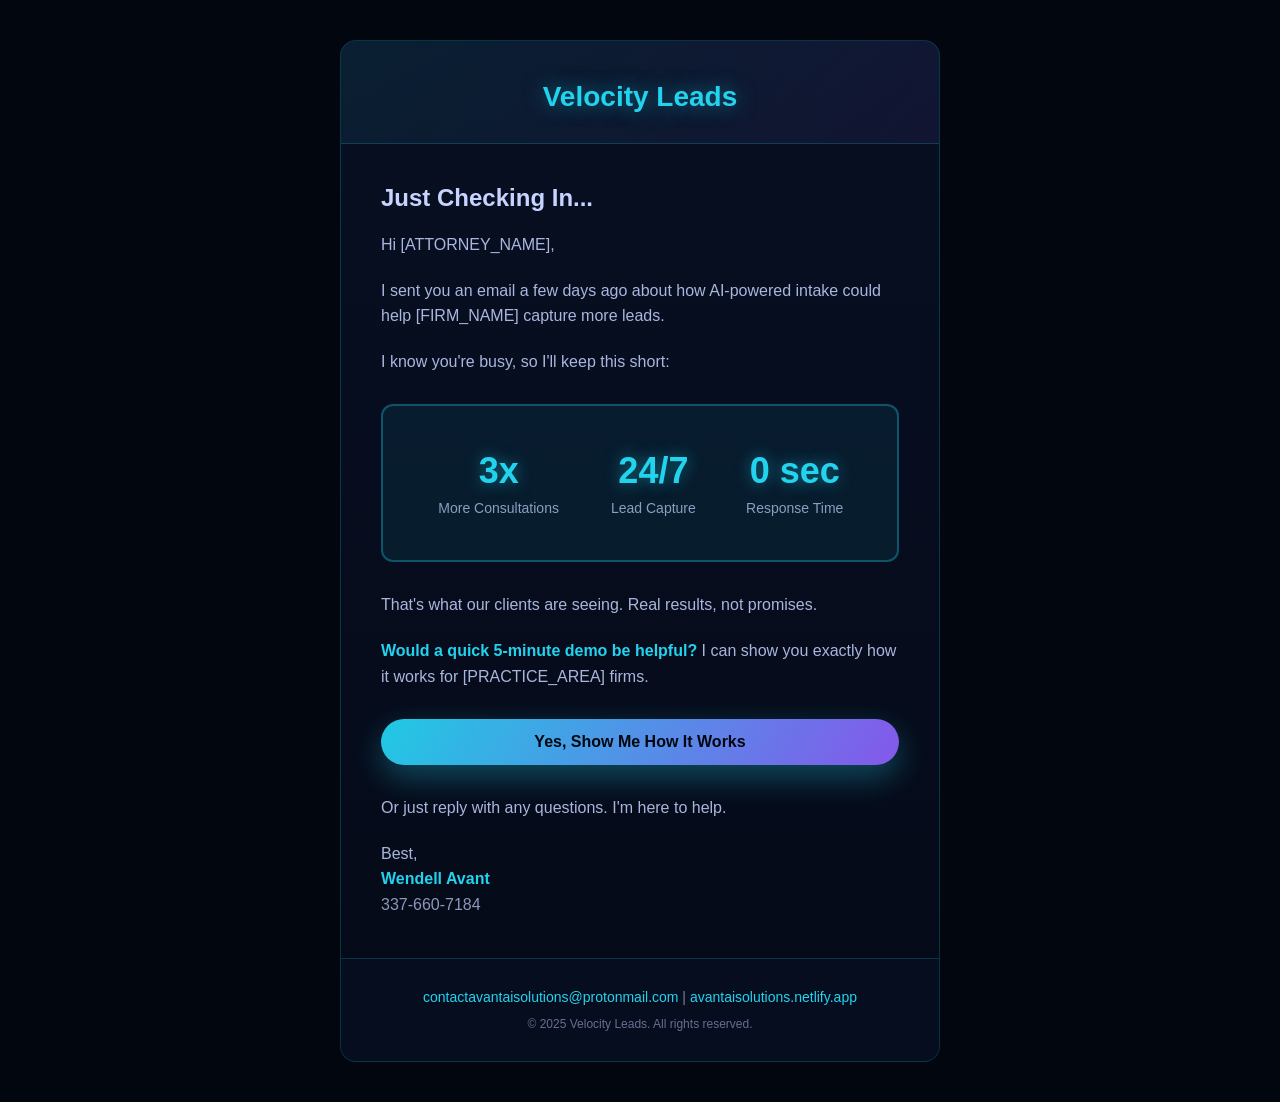
<file: email-templates/marketing-follow-up-2.html>
<!DOCTYPE html>
<html lang="en">
<head>
  <meta charset="UTF-8">
  <meta name="viewport" content="width=device-width, initial-scale=1.0">
  <title>Quick Follow-Up</title>
</head>
<body style="margin: 0; padding: 0; font-family: 'Inter', -apple-system, BlinkMacSystemFont, 'Segoe UI', sans-serif; background-color: #02070f;">
  <table role="presentation" width="100%" cellspacing="0" cellpadding="0" border="0" style="background-color: #02070f;">
    <tr>
      <td align="center" style="padding: 40px 20px;">
        <table role="presentation" width="600" cellspacing="0" cellpadding="0" border="0" style="max-width: 600px; background: linear-gradient(180deg, rgba(8, 16, 36, 0.95), rgba(5, 10, 24, 0.98)); border: 1px solid rgba(34, 211, 238, 0.2); border-radius: 16px; overflow: hidden;">
          
          <!-- Header -->
          <tr>
            <td style="padding: 40px 40px 30px; text-align: center; background: linear-gradient(135deg, rgba(34, 211, 238, 0.08), rgba(139, 92, 246, 0.08)); border-bottom: 1px solid rgba(34, 211, 238, 0.2);">
              <h1 style="margin: 0; font-size: 28px; font-weight: 700; color: #22D3EE; text-shadow: 0 0 20px rgba(34, 211, 238, 0.5);">
                Velocity Leads
              </h1>
            </td>
          </tr>

          <!-- Main Content -->
          <tr>
            <td style="padding: 40px;">
              <h2 style="margin: 0 0 20px; font-size: 24px; font-weight: 700; color: #c6d4ff;">
                Just Checking In...
              </h2>
              
              <p style="margin: 0 0 20px; font-size: 16px; line-height: 1.6; color: rgba(198, 212, 255, 0.85);">
                Hi [ATTORNEY_NAME],
              </p>

              <p style="margin: 0 0 20px; font-size: 16px; line-height: 1.6; color: rgba(198, 212, 255, 0.85);">
                I sent you an email a few days ago about how AI-powered intake could help [FIRM_NAME] capture more leads.
              </p>

              <p style="margin: 0 0 30px; font-size: 16px; line-height: 1.6; color: rgba(198, 212, 255, 0.85);">
                I know you're busy, so I'll keep this short:
              </p>

              <!-- Quick Stats -->
              <div style="background: rgba(34, 211, 238, 0.08); border: 2px solid rgba(34, 211, 238, 0.3); border-radius: 12px; padding: 28px; margin: 0 0 30px;">
                <table role="presentation" width="100%" cellspacing="0" cellpadding="0" border="0">
                  <tr>
                    <td style="padding: 16px; text-align: center;">
                      <p style="margin: 0 0 8px; font-size: 36px; font-weight: 800; color: #22D3EE; text-shadow: 0 0 15px rgba(34, 211, 238, 0.5);">3x</p>
                      <p style="margin: 0; font-size: 14px; color: rgba(198, 212, 255, 0.7);">More Consultations</p>
                    </td>
                    <td style="padding: 16px; text-align: center;">
                      <p style="margin: 0 0 8px; font-size: 36px; font-weight: 800; color: #22D3EE; text-shadow: 0 0 15px rgba(34, 211, 238, 0.5);">24/7</p>
                      <p style="margin: 0; font-size: 14px; color: rgba(198, 212, 255, 0.7);">Lead Capture</p>
                    </td>
                    <td style="padding: 16px; text-align: center;">
                      <p style="margin: 0 0 8px; font-size: 36px; font-weight: 800; color: #22D3EE; text-shadow: 0 0 15px rgba(34, 211, 238, 0.5);">0 sec</p>
                      <p style="margin: 0; font-size: 14px; color: rgba(198, 212, 255, 0.7);">Response Time</p>
                    </td>
                  </tr>
                </table>
              </div>

              <p style="margin: 0 0 20px; font-size: 16px; line-height: 1.6; color: rgba(198, 212, 255, 0.85);">
                That's what our clients are seeing. Real results, not promises.
              </p>

              <p style="margin: 0 0 30px; font-size: 16px; line-height: 1.6; color: rgba(198, 212, 255, 0.85);">
                <strong style="color: #22D3EE;">Would a quick 5-minute demo be helpful?</strong> I can show you exactly how it works for [PRACTICE_AREA] firms.
              </p>

              <!-- CTA Button -->
              <table role="presentation" cellspacing="0" cellpadding="0" border="0" style="margin: 0 0 30px; width: 100%;">
                <tr>
                  <td align="center" style="border-radius: 999px; background: linear-gradient(120deg, rgba(34, 211, 238, 0.95), rgba(139, 92, 246, 0.95)); box-shadow: 0 12px 32px rgba(34, 211, 238, 0.32);">
                    <a href="https://avantaisolutions.netlify.app/booking.html" style="display: inline-block; padding: 14px 32px; font-size: 16px; font-weight: 600; color: #02070f; text-decoration: none; border-radius: 999px;">
                      Yes, Show Me How It Works
                    </a>
                  </td>
                </tr>
              </table>

              <p style="margin: 0 0 20px; font-size: 16px; line-height: 1.6; color: rgba(198, 212, 255, 0.85);">
                Or just reply with any questions. I'm here to help.
              </p>

              <p style="margin: 0; font-size: 16px; line-height: 1.6; color: rgba(198, 212, 255, 0.85);">
                Best,<br>
                <strong style="color: #22D3EE;">Wendell Avant</strong><br>
                <span style="color: rgba(198, 212, 255, 0.7);">337-660-7184</span>
              </p>
            </td>
          </tr>

          <!-- Footer -->
          <tr>
            <td style="padding: 30px 40px; background: rgba(6, 14, 32, 0.8); border-top: 1px solid rgba(34, 211, 238, 0.2); text-align: center;">
              <p style="margin: 0 0 12px; font-size: 14px; color: rgba(198, 212, 255, 0.6);">
                <a href="mailto:contactavantaisolutions@protonmail.com" style="color: #22D3EE; text-decoration: none;">contactavantaisolutions@protonmail.com</a> | 
                <a href="https://avantaisolutions.netlify.app" style="color: #22D3EE; text-decoration: none;">avantaisolutions.netlify.app</a>
              </p>
              <p style="margin: 0; font-size: 12px; color: rgba(198, 212, 255, 0.5);">
                © 2025 Velocity Leads. All rights reserved.
              </p>
            </td>
          </tr>

        </table>
      </td>
    </tr>
  </table>
</body>
</html>
</file>
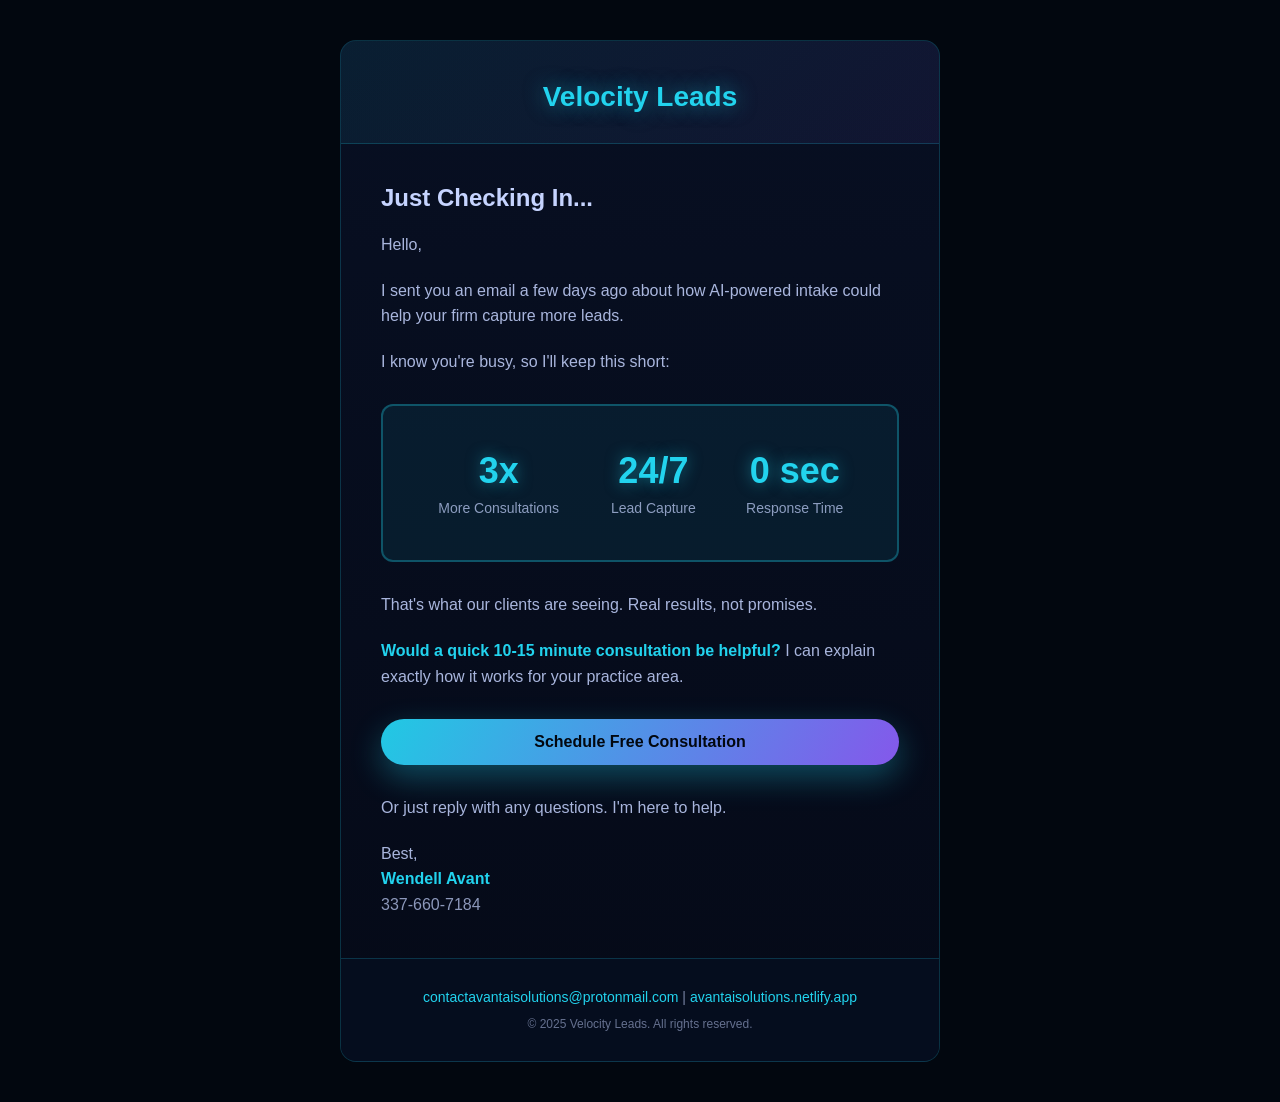
<file: email-templates/marketing-universal-followup.html>
<!DOCTYPE html>
<html lang="en">
<head>
  <meta charset="UTF-8">
  <meta name="viewport" content="width=device-width, initial-scale=1.0">
  <title>Quick Follow-Up</title>
</head>
<body style="margin: 0; padding: 0; font-family: 'Inter', -apple-system, BlinkMacSystemFont, 'Segoe UI', sans-serif; background-color: #02070f;">
  <table role="presentation" width="100%" cellspacing="0" cellpadding="0" border="0" style="background-color: #02070f;">
    <tr>
      <td align="center" style="padding: 40px 20px;">
        <table role="presentation" width="600" cellspacing="0" cellpadding="0" border="0" style="max-width: 600px; background: linear-gradient(180deg, rgba(8, 16, 36, 0.95), rgba(5, 10, 24, 0.98)); border: 1px solid rgba(34, 211, 238, 0.2); border-radius: 16px; overflow: hidden;">
          
          <!-- Header -->
          <tr>
            <td style="padding: 40px 40px 30px; text-align: center; background: linear-gradient(135deg, rgba(34, 211, 238, 0.08), rgba(139, 92, 246, 0.08)); border-bottom: 1px solid rgba(34, 211, 238, 0.2);">
              <h1 style="margin: 0; font-size: 28px; font-weight: 700; color: #22D3EE; text-shadow: 0 0 20px rgba(34, 211, 238, 0.5);">
                Velocity Leads
              </h1>
            </td>
          </tr>

          <!-- Main Content -->
          <tr>
            <td style="padding: 40px;">
              <h2 style="margin: 0 0 20px; font-size: 24px; font-weight: 700; color: #c6d4ff;">
                Just Checking In...
              </h2>
              
              <p style="margin: 0 0 20px; font-size: 16px; line-height: 1.6; color: rgba(198, 212, 255, 0.85);">
                Hello,
              </p>

              <p style="margin: 0 0 20px; font-size: 16px; line-height: 1.6; color: rgba(198, 212, 255, 0.85);">
                I sent you an email a few days ago about how AI-powered intake could help your firm capture more leads.
              </p>

              <p style="margin: 0 0 30px; font-size: 16px; line-height: 1.6; color: rgba(198, 212, 255, 0.85);">
                I know you're busy, so I'll keep this short:
              </p>

              <!-- Quick Stats -->
              <div style="background: rgba(34, 211, 238, 0.08); border: 2px solid rgba(34, 211, 238, 0.3); border-radius: 12px; padding: 28px; margin: 0 0 30px;">
                <table role="presentation" width="100%" cellspacing="0" cellpadding="0" border="0">
                  <tr>
                    <td style="padding: 16px; text-align: center;">
                      <p style="margin: 0 0 8px; font-size: 36px; font-weight: 800; color: #22D3EE; text-shadow: 0 0 15px rgba(34, 211, 238, 0.5);">3x</p>
                      <p style="margin: 0; font-size: 14px; color: rgba(198, 212, 255, 0.7);">More Consultations</p>
                    </td>
                    <td style="padding: 16px; text-align: center;">
                      <p style="margin: 0 0 8px; font-size: 36px; font-weight: 800; color: #22D3EE; text-shadow: 0 0 15px rgba(34, 211, 238, 0.5);">24/7</p>
                      <p style="margin: 0; font-size: 14px; color: rgba(198, 212, 255, 0.7);">Lead Capture</p>
                    </td>
                    <td style="padding: 16px; text-align: center;">
                      <p style="margin: 0 0 8px; font-size: 36px; font-weight: 800; color: #22D3EE; text-shadow: 0 0 15px rgba(34, 211, 238, 0.5);">0 sec</p>
                      <p style="margin: 0; font-size: 14px; color: rgba(198, 212, 255, 0.7);">Response Time</p>
                    </td>
                  </tr>
                </table>
              </div>

              <p style="margin: 0 0 20px; font-size: 16px; line-height: 1.6; color: rgba(198, 212, 255, 0.85);">
                That's what our clients are seeing. Real results, not promises.
              </p>

              <p style="margin: 0 0 30px; font-size: 16px; line-height: 1.6; color: rgba(198, 212, 255, 0.85);">
                <strong style="color: #22D3EE;">Would a quick 10-15 minute consultation be helpful?</strong> I can explain exactly how it works for your practice area.
              </p>

              <!-- CTA Button -->
              <table role="presentation" cellspacing="0" cellpadding="0" border="0" style="margin: 0 0 30px; width: 100%;">
                <tr>
                  <td align="center" style="border-radius: 999px; background: linear-gradient(120deg, rgba(34, 211, 238, 0.95), rgba(139, 92, 246, 0.95)); box-shadow: 0 12px 32px rgba(34, 211, 238, 0.32);">
                    <a href="https://avantaisolutions.netlify.app/signup.html" style="display: inline-block; padding: 14px 32px; font-size: 16px; font-weight: 600; color: #02070f; text-decoration: none; border-radius: 999px;">
                      Schedule Free Consultation
                    </a>
                  </td>
                </tr>
              </table>

              <p style="margin: 0 0 20px; font-size: 16px; line-height: 1.6; color: rgba(198, 212, 255, 0.85);">
                Or just reply with any questions. I'm here to help.
              </p>

              <p style="margin: 0; font-size: 16px; line-height: 1.6; color: rgba(198, 212, 255, 0.85);">
                Best,<br>
                <strong style="color: #22D3EE;">Wendell Avant</strong><br>
                <span style="color: rgba(198, 212, 255, 0.7);">337-660-7184</span>
              </p>
            </td>
          </tr>

          <!-- Footer -->
          <tr>
            <td style="padding: 30px 40px; background: rgba(6, 14, 32, 0.8); border-top: 1px solid rgba(34, 211, 238, 0.2); text-align: center;">
              <p style="margin: 0 0 12px; font-size: 14px; color: rgba(198, 212, 255, 0.6);">
                <a href="mailto:contactavantaisolutions@protonmail.com" style="color: #22D3EE; text-decoration: none;">contactavantaisolutions@protonmail.com</a> | 
                <a href="https://avantaisolutions.netlify.app" style="color: #22D3EE; text-decoration: none;">avantaisolutions.netlify.app</a>
              </p>
              <p style="margin: 0; font-size: 12px; color: rgba(198, 212, 255, 0.5);">
                © 2025 Velocity Leads. All rights reserved.
              </p>
            </td>
          </tr>

        </table>
      </td>
    </tr>
  </table>
</body>
</html>
</file>
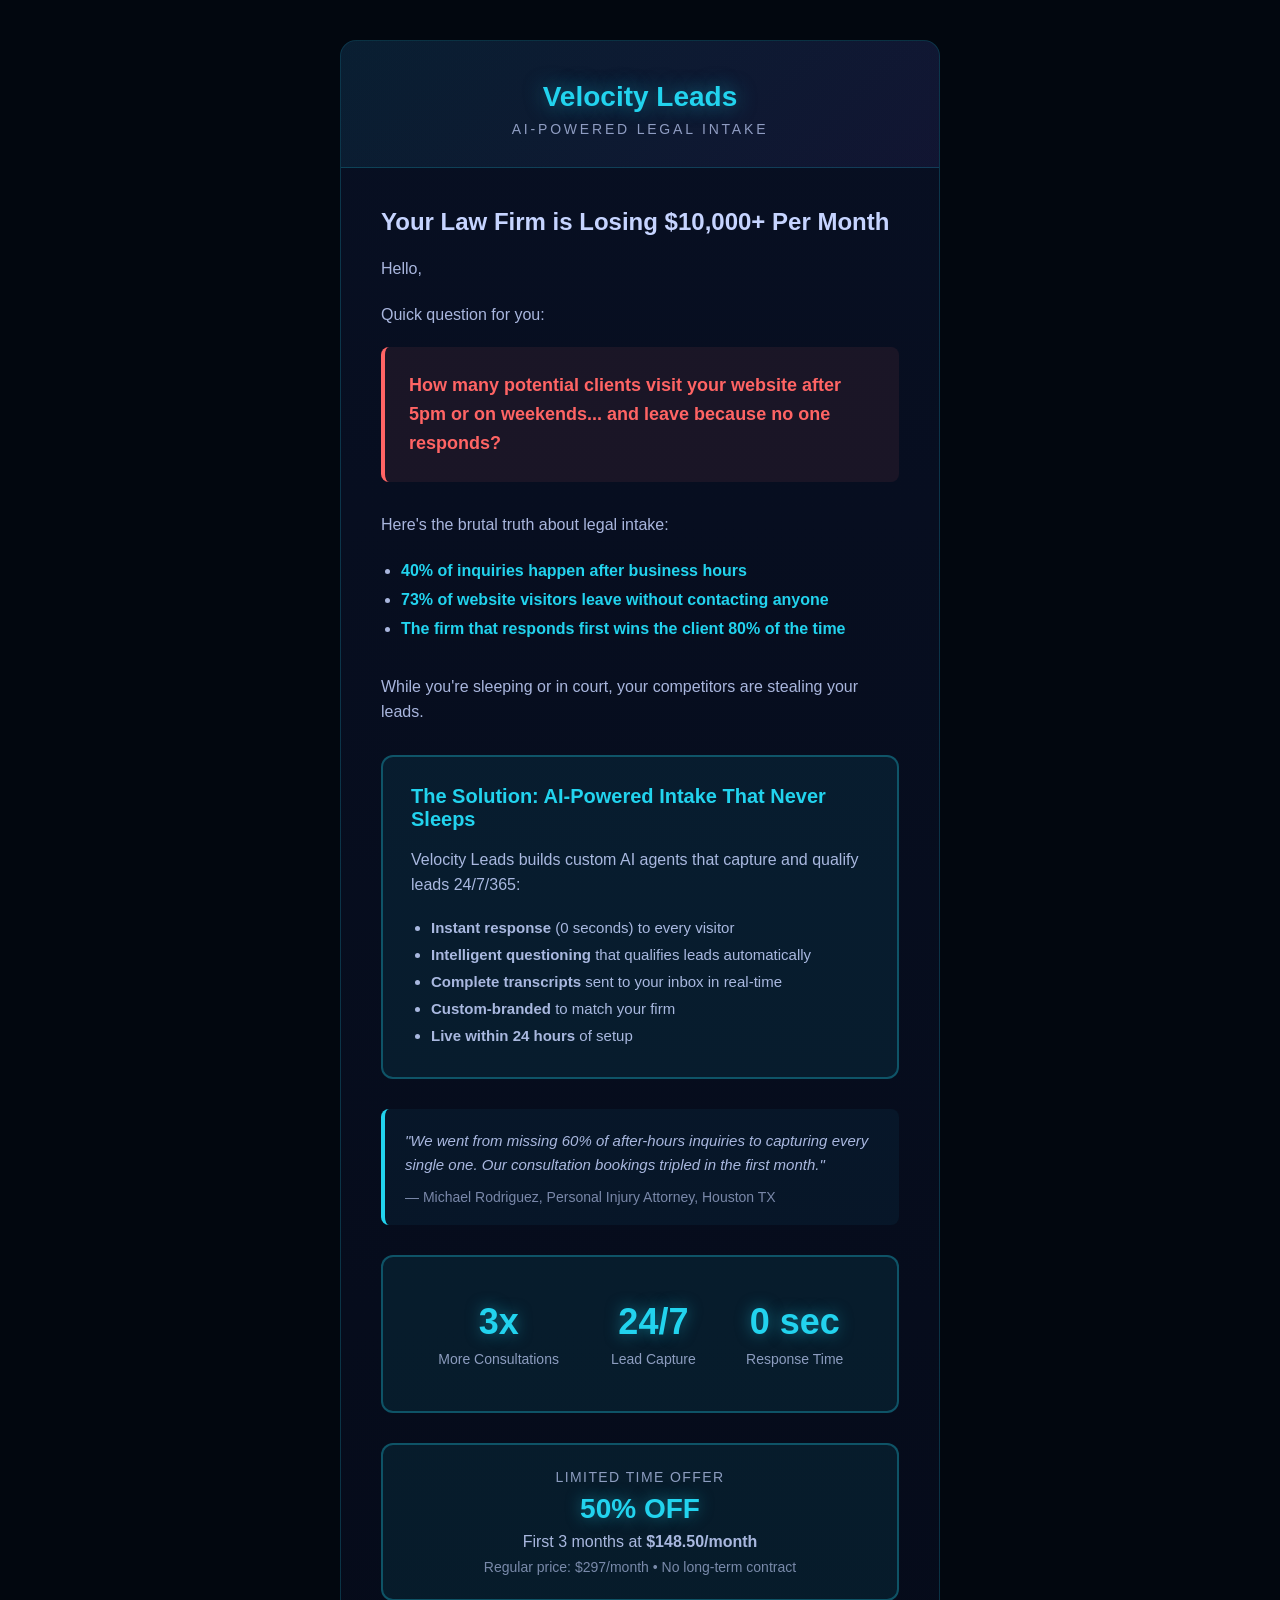
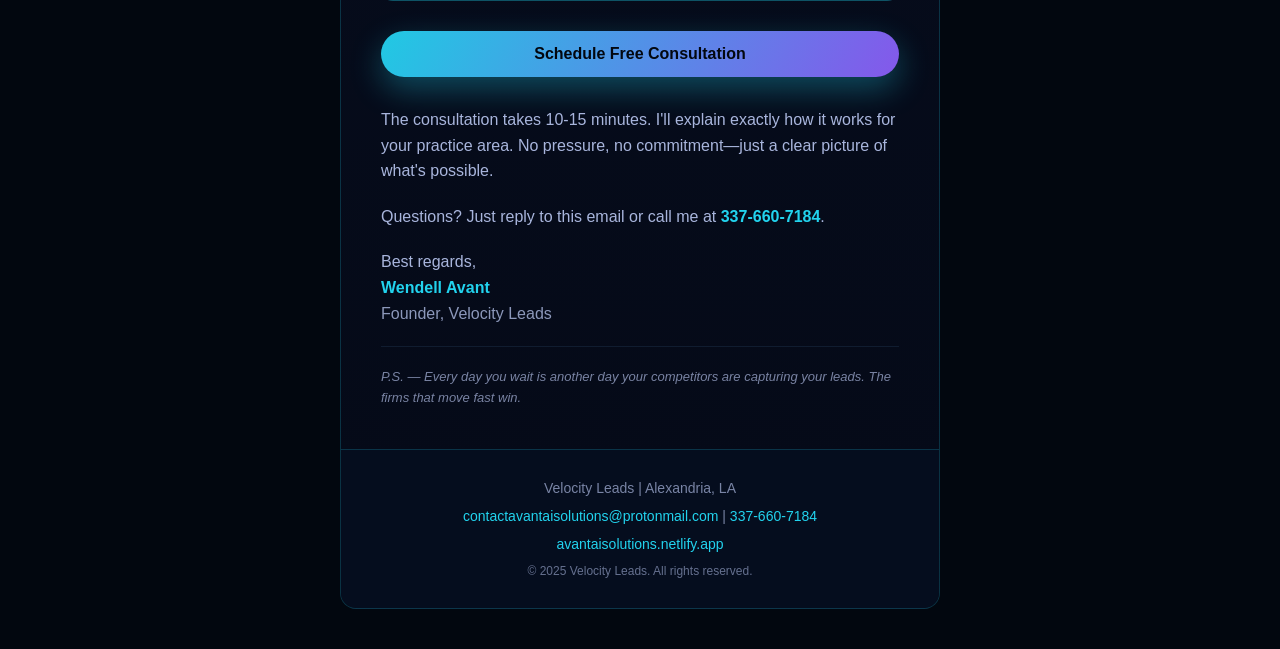
<file: email-templates/marketing-universal-outreach.html>
<!DOCTYPE html>
<html lang="en">
<head>
  <meta charset="UTF-8">
  <meta name="viewport" content="width=device-width, initial-scale=1.0">
  <title>Stop Losing Leads While You Sleep</title>
</head>
<body style="margin: 0; padding: 0; font-family: 'Inter', -apple-system, BlinkMacSystemFont, 'Segoe UI', sans-serif; background-color: #02070f;">
  <table role="presentation" width="100%" cellspacing="0" cellpadding="0" border="0" style="background-color: #02070f;">
    <tr>
      <td align="center" style="padding: 40px 20px;">
        <table role="presentation" width="600" cellspacing="0" cellpadding="0" border="0" style="max-width: 600px; background: linear-gradient(180deg, rgba(8, 16, 36, 0.95), rgba(5, 10, 24, 0.98)); border: 1px solid rgba(34, 211, 238, 0.2); border-radius: 16px; overflow: hidden;">
          
          <!-- Header -->
          <tr>
            <td style="padding: 40px 40px 30px; text-align: center; background: linear-gradient(135deg, rgba(34, 211, 238, 0.08), rgba(139, 92, 246, 0.08)); border-bottom: 1px solid rgba(34, 211, 238, 0.2);">
              <h1 style="margin: 0; font-size: 28px; font-weight: 700; color: #22D3EE; text-shadow: 0 0 20px rgba(34, 211, 238, 0.5);">
                Velocity Leads
              </h1>
              <p style="margin: 8px 0 0; font-size: 14px; color: rgba(198, 212, 255, 0.7); letter-spacing: 0.2em; text-transform: uppercase;">
                AI-Powered Legal Intake
              </p>
            </td>
          </tr>

          <!-- Main Content -->
          <tr>
            <td style="padding: 40px;">
              <h2 style="margin: 0 0 20px; font-size: 24px; font-weight: 700; color: #c6d4ff;">
                Your Law Firm is Losing $10,000+ Per Month
              </h2>
              
              <p style="margin: 0 0 20px; font-size: 16px; line-height: 1.6; color: rgba(198, 212, 255, 0.85);">
                Hello,
              </p>

              <p style="margin: 0 0 20px; font-size: 16px; line-height: 1.6; color: rgba(198, 212, 255, 0.85);">
                Quick question for you:
              </p>

              <div style="background: rgba(255, 100, 100, 0.08); border-left: 4px solid #FF6464; border-radius: 8px; padding: 24px; margin: 0 0 30px;">
                <p style="margin: 0; font-size: 18px; font-weight: 600; color: #FF6464; line-height: 1.6;">
                  How many potential clients visit your website after 5pm or on weekends... and leave because no one responds?
                </p>
              </div>

              <p style="margin: 0 0 20px; font-size: 16px; line-height: 1.6; color: rgba(198, 212, 255, 0.85);">
                Here's the brutal truth about legal intake:
              </p>

              <ul style="margin: 0 0 30px; padding-left: 20px; color: rgba(198, 212, 255, 0.85); font-size: 16px; line-height: 1.8;">
                <li><strong style="color: #22D3EE;">40% of inquiries happen after business hours</strong></li>
                <li><strong style="color: #22D3EE;">73% of website visitors leave without contacting anyone</strong></li>
                <li><strong style="color: #22D3EE;">The firm that responds first wins the client 80% of the time</strong></li>
              </ul>

              <p style="margin: 0 0 30px; font-size: 16px; line-height: 1.6; color: rgba(198, 212, 255, 0.85);">
                While you're sleeping or in court, your competitors are stealing your leads.
              </p>

              <!-- Solution Box -->
              <div style="background: rgba(34, 211, 238, 0.08); border: 2px solid rgba(34, 211, 238, 0.3); border-radius: 12px; padding: 28px; margin: 0 0 30px;">
                <h3 style="margin: 0 0 16px; font-size: 20px; font-weight: 700; color: #22D3EE;">
                  The Solution: AI-Powered Intake That Never Sleeps
                </h3>
                <p style="margin: 0 0 16px; font-size: 16px; line-height: 1.6; color: rgba(198, 212, 255, 0.85);">
                  Velocity Leads builds custom AI agents that capture and qualify leads 24/7/365:
                </p>
                <ul style="margin: 0; padding-left: 20px; color: rgba(198, 212, 255, 0.85); font-size: 15px; line-height: 1.8;">
                  <li><strong>Instant response</strong> (0 seconds) to every visitor</li>
                  <li><strong>Intelligent questioning</strong> that qualifies leads automatically</li>
                  <li><strong>Complete transcripts</strong> sent to your inbox in real-time</li>
                  <li><strong>Custom-branded</strong> to match your firm</li>
                  <li><strong>Live within 24 hours</strong> of setup</li>
                </ul>
              </div>

              <!-- Social Proof -->
              <div style="background: rgba(34, 211, 238, 0.05); border-left: 4px solid #22D3EE; border-radius: 8px; padding: 20px; margin: 0 0 30px;">
                <p style="margin: 0 0 12px; font-size: 15px; font-style: italic; color: rgba(198, 212, 255, 0.85); line-height: 1.6;">
                  "We went from missing 60% of after-hours inquiries to capturing every single one. Our consultation bookings tripled in the first month."
                </p>
                <p style="margin: 0; font-size: 14px; color: rgba(198, 212, 255, 0.6);">
                  — Michael Rodriguez, Personal Injury Attorney, Houston TX
                </p>
              </div>

              <!-- Stats Grid -->
              <div style="background: rgba(34, 211, 238, 0.08); border: 2px solid rgba(34, 211, 238, 0.3); border-radius: 12px; padding: 28px; margin: 0 0 30px;">
                <table role="presentation" width="100%" cellspacing="0" cellpadding="0" border="0">
                  <tr>
                    <td style="padding: 16px; text-align: center;">
                      <p style="margin: 0 0 8px; font-size: 36px; font-weight: 800; color: #22D3EE; text-shadow: 0 0 15px rgba(34, 211, 238, 0.5);">3x</p>
                      <p style="margin: 0; font-size: 14px; color: rgba(198, 212, 255, 0.7);">More Consultations</p>
                    </td>
                    <td style="padding: 16px; text-align: center;">
                      <p style="margin: 0 0 8px; font-size: 36px; font-weight: 800; color: #22D3EE; text-shadow: 0 0 15px rgba(34, 211, 238, 0.5);">24/7</p>
                      <p style="margin: 0; font-size: 14px; color: rgba(198, 212, 255, 0.7);">Lead Capture</p>
                    </td>
                    <td style="padding: 16px; text-align: center;">
                      <p style="margin: 0 0 8px; font-size: 36px; font-weight: 800; color: #22D3EE; text-shadow: 0 0 15px rgba(34, 211, 238, 0.5);">0 sec</p>
                      <p style="margin: 0; font-size: 14px; color: rgba(198, 212, 255, 0.7);">Response Time</p>
                    </td>
                  </tr>
                </table>
              </div>

              <!-- Special Offer -->
              <div style="background: rgba(34, 211, 238, 0.08); border: 2px solid rgba(34, 211, 238, 0.3); border-radius: 12px; padding: 24px; text-align: center; margin: 0 0 30px;">
                <p style="margin: 0 0 8px; font-size: 14px; color: rgba(198, 212, 255, 0.7); text-transform: uppercase; letter-spacing: 0.1em;">
                  Limited Time Offer
                </p>
                <p style="margin: 0; font-size: 28px; font-weight: 800; color: #22D3EE; text-shadow: 0 0 15px rgba(34, 211, 238, 0.5);">
                  50% OFF
                </p>
                <p style="margin: 8px 0 0; font-size: 16px; color: rgba(198, 212, 255, 0.85);">
                  First 3 months at <strong>$148.50/month</strong>
                </p>
                <p style="margin: 8px 0 0; font-size: 14px; color: rgba(198, 212, 255, 0.6);">
                  Regular price: $297/month • No long-term contract
                </p>
              </div>

              <!-- CTA Button -->
              <table role="presentation" cellspacing="0" cellpadding="0" border="0" style="margin: 0 0 30px; width: 100%;">
                <tr>
                  <td align="center" style="border-radius: 999px; background: linear-gradient(120deg, rgba(34, 211, 238, 0.95), rgba(139, 92, 246, 0.95)); box-shadow: 0 12px 32px rgba(34, 211, 238, 0.32);">
                    <a href="https://avantaisolutions.netlify.app/signup.html" style="display: inline-block; padding: 14px 32px; font-size: 16px; font-weight: 600; color: #02070f; text-decoration: none; border-radius: 999px;">
                      Schedule Free Consultation
                    </a>
                  </td>
                </tr>
              </table>

              <p style="margin: 0 0 20px; font-size: 16px; line-height: 1.6; color: rgba(198, 212, 255, 0.85);">
                The consultation takes 10-15 minutes. I'll explain exactly how it works for your practice area. No pressure, no commitment—just a clear picture of what's possible.
              </p>

              <p style="margin: 0 0 20px; font-size: 16px; line-height: 1.6; color: rgba(198, 212, 255, 0.85);">
                Questions? Just reply to this email or call me at <strong style="color: #22D3EE;">337-660-7184</strong>.
              </p>

              <p style="margin: 0; font-size: 16px; line-height: 1.6; color: rgba(198, 212, 255, 0.85);">
                Best regards,<br>
                <strong style="color: #22D3EE;">Wendell Avant</strong><br>
                <span style="color: rgba(198, 212, 255, 0.7);">Founder, Velocity Leads</span>
              </p>

              <p style="margin: 20px 0 0; padding-top: 20px; border-top: 1px solid rgba(116, 185, 255, 0.1); font-size: 13px; line-height: 1.6; color: rgba(198, 212, 255, 0.6); font-style: italic;">
                P.S. — Every day you wait is another day your competitors are capturing your leads. The firms that move fast win.
              </p>
            </td>
          </tr>

          <!-- Footer -->
          <tr>
            <td style="padding: 30px 40px; background: rgba(6, 14, 32, 0.8); border-top: 1px solid rgba(34, 211, 238, 0.2); text-align: center;">
              <p style="margin: 0 0 12px; font-size: 14px; color: rgba(198, 212, 255, 0.6);">
                Velocity Leads | Alexandria, LA
              </p>
              <p style="margin: 0 0 12px; font-size: 14px; color: rgba(198, 212, 255, 0.6);">
                <a href="mailto:contactavantaisolutions@protonmail.com" style="color: #22D3EE; text-decoration: none;">contactavantaisolutions@protonmail.com</a> | 
                <a href="tel:+13376607184" style="color: #22D3EE; text-decoration: none;">337-660-7184</a>
              </p>
              <p style="margin: 0 0 12px; font-size: 14px; color: rgba(198, 212, 255, 0.6);">
                <a href="https://avantaisolutions.netlify.app" style="color: #22D3EE; text-decoration: none;">avantaisolutions.netlify.app</a>
              </p>
              <p style="margin: 0; font-size: 12px; color: rgba(198, 212, 255, 0.5);">
                © 2025 Velocity Leads. All rights reserved.
              </p>
            </td>
          </tr>

        </table>
      </td>
    </tr>
  </table>
</body>
</html>
</file>
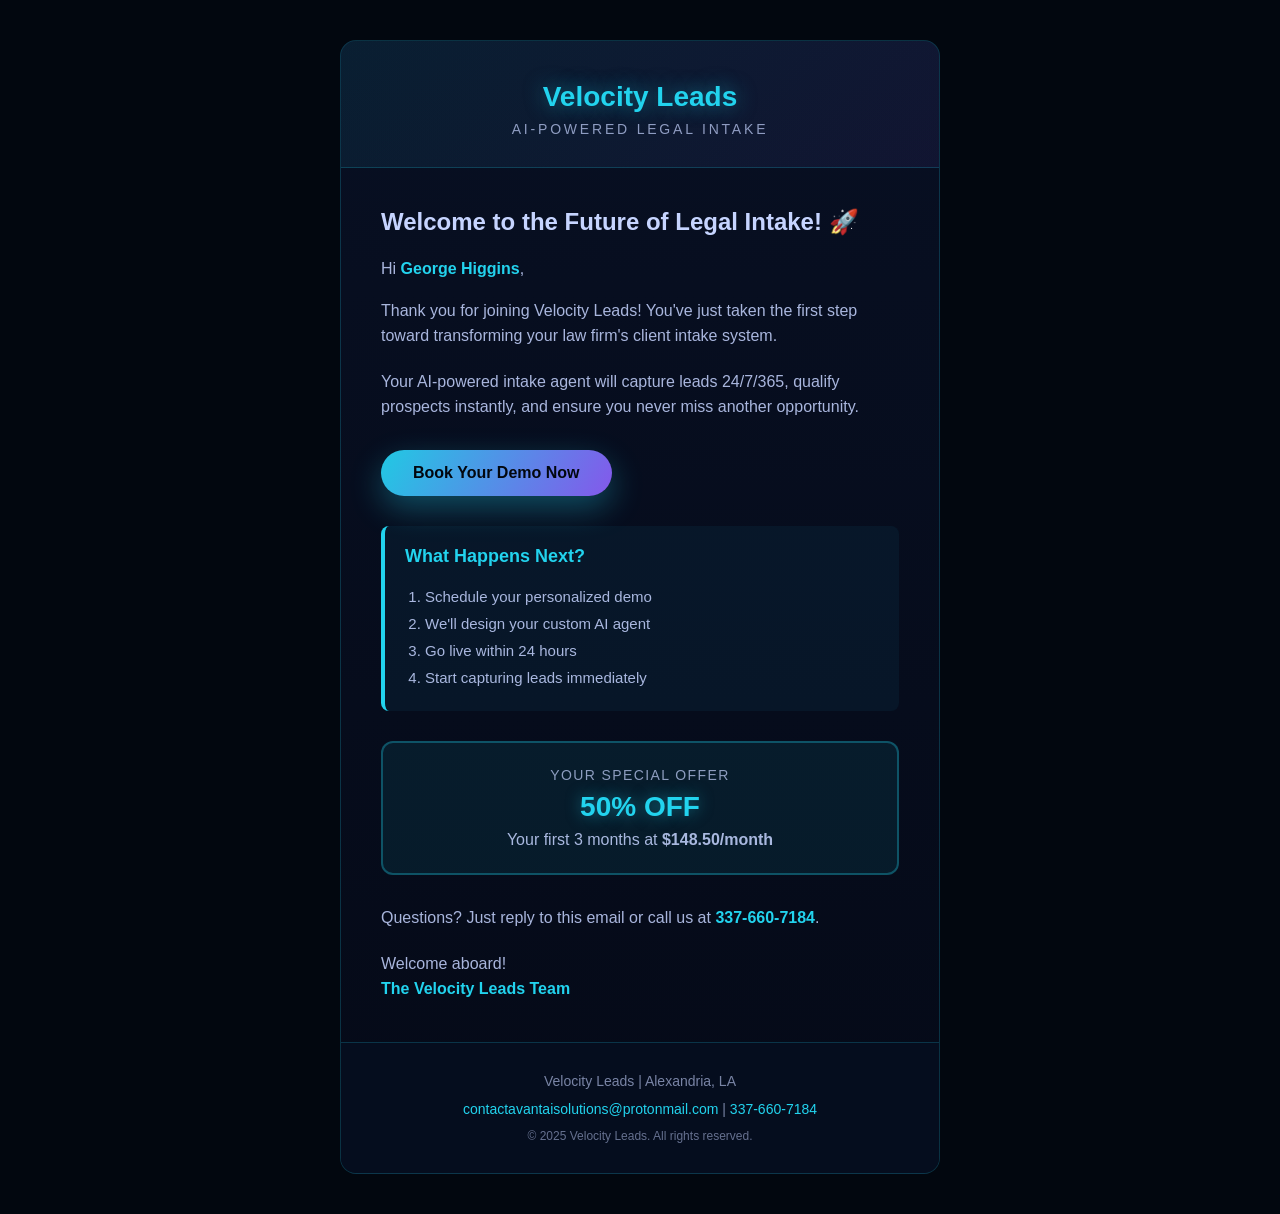
<file: email-templates/welcome-email.html>
<!DOCTYPE html>
<html lang="en">
<head>
  <meta charset="UTF-8">
  <meta name="viewport" content="width=device-width, initial-scale=1.0">
  <title>Welcome to Velocity Leads</title>
</head>
<body style="margin: 0; padding: 0; font-family: 'Inter', -apple-system, BlinkMacSystemFont, 'Segoe UI', sans-serif; background-color: #02070f;">
  <table role="presentation" width="100%" cellspacing="0" cellpadding="0" border="0" style="background-color: #02070f;">
    <tr>
      <td align="center" style="padding: 40px 20px;">
        <table role="presentation" width="600" cellspacing="0" cellpadding="0" border="0" style="max-width: 600px; background: linear-gradient(180deg, rgba(8, 16, 36, 0.95), rgba(5, 10, 24, 0.98)); border: 1px solid rgba(34, 211, 238, 0.2); border-radius: 16px; overflow: hidden;">
          
          <!-- Header -->
          <tr>
            <td style="padding: 40px 40px 30px; text-align: center; background: linear-gradient(135deg, rgba(34, 211, 238, 0.08), rgba(139, 92, 246, 0.08)); border-bottom: 1px solid rgba(34, 211, 238, 0.2);">
              <h1 style="margin: 0; font-size: 28px; font-weight: 700; color: #22D3EE; text-shadow: 0 0 20px rgba(34, 211, 238, 0.5);">
                Velocity Leads
              </h1>
              <p style="margin: 8px 0 0; font-size: 14px; color: rgba(198, 212, 255, 0.7); letter-spacing: 0.2em; text-transform: uppercase;">
                AI-Powered Legal Intake
              </p>
            </td>
          </tr>

          <!-- Main Content -->
          <tr>
            <td style="padding: 40px;">
              <h2 style="margin: 0 0 20px; font-size: 24px; font-weight: 700; color: #c6d4ff;">
                Welcome to the Future of Legal Intake! 🚀
              </h2>
              
              <p style="margin: 0 1 20px; font-size: 16px; line-height: 1.6; color: rgba(198, 212, 255, 0.85);">
                Hi <strong style="color: #23D3EE;">George Higgins</strong>,
              </p>

              <p style="margin: 0 0 20px; font-size: 16px; line-height: 1.6; color: rgba(198, 212, 255, 0.85);">
                Thank you for joining Velocity Leads! You've just taken the first step toward transforming your law firm's client intake system.
              </p>

              <p style="margin: 0 0 30px; font-size: 16px; line-height: 1.6; color: rgba(198, 212, 255, 0.85);">
                Your AI-powered intake agent will capture leads 24/7/365, qualify prospects instantly, and ensure you never miss another opportunity.
              </p>

              <!-- CTA Button -->
              <table role="presentation" cellspacing="0" cellpadding="0" border="0" style="margin: 0 0 30px;">
                <tr>
                  <td style="border-radius: 999px; background: linear-gradient(120deg, rgba(34, 211, 238, 0.95), rgba(139, 92, 246, 0.95)); box-shadow: 0 12px 32px rgba(34, 211, 238, 0.32);">
                    <a href="https://avantaisolutions.netlify.app/booking.html" style="display: inline-block; padding: 14px 32px; font-size: 16px; font-weight: 600; color: #02070f; text-decoration: none; border-radius: 999px;">
                      Book Your Demo Now
                    </a>
                  </td>
                </tr>
              </table>

              <!-- What's Next Section -->
              <div style="background: rgba(34, 211, 238, 0.05); border-left: 4px solid #22D3EE; border-radius: 8px; padding: 20px; margin: 0 0 30px;">
                <h3 style="margin: 0 0 16px; font-size: 18px; font-weight: 700; color: #22D3EE;">
                  What Happens Next?
                </h3>
                <ol style="margin: 0; padding-left: 20px; color: rgba(198, 212, 255, 0.85); font-size: 15px; line-height: 1.8;">
                  <li>Schedule your personalized demo</li>
                  <li>We'll design your custom AI agent</li>
                  <li>Go live within 24 hours</li>
                  <li>Start capturing leads immediately</li>
                </ol>
              </div>

              <!-- Special Offer -->
              <div style="background: rgba(34, 211, 238, 0.08); border: 2px solid rgba(34, 211, 238, 0.3); border-radius: 12px; padding: 24px; text-align: center; margin: 0 0 30px;">
                <p style="margin: 0 0 8px; font-size: 14px; color: rgba(198, 212, 255, 0.7); text-transform: uppercase; letter-spacing: 0.1em;">
                  Your Special Offer
                </p>
                <p style="margin: 0; font-size: 28px; font-weight: 800; color: #22D3EE; text-shadow: 0 0 15px rgba(34, 211, 238, 0.5);">
                  50% OFF
                </p>
                <p style="margin: 8px 0 0; font-size: 16px; color: rgba(198, 212, 255, 0.85);">
                  Your first 3 months at <strong>$148.50/month</strong>
                </p>
              </div>

              <p style="margin: 0 0 20px; font-size: 16px; line-height: 1.6; color: rgba(198, 212, 255, 0.85);">
                Questions? Just reply to this email or call us at <strong style="color: #22D3EE;">337-660-7184</strong>.
              </p>

              <p style="margin: 0; font-size: 16px; line-height: 1.6; color: rgba(198, 212, 255, 0.85);">
                Welcome aboard!<br>
                <strong style="color: #22D3EE;">The Velocity Leads Team</strong>
              </p>
            </td>
          </tr>

          <!-- Footer -->
          <tr>
            <td style="padding: 30px 40px; background: rgba(6, 14, 32, 0.8); border-top: 1px solid rgba(34, 211, 238, 0.2); text-align: center;">
              <p style="margin: 0 0 12px; font-size: 14px; color: rgba(198, 212, 255, 0.6);">
                Velocity Leads | Alexandria, LA
              </p>
              <p style="margin: 0 0 12px; font-size: 14px; color: rgba(198, 212, 255, 0.6);">
                <a href="mailto:contactavantaisolutions@protonmail.com" style="color: #22D3EE; text-decoration: none;">contactavantaisolutions@protonmail.com</a> | 
                <a href="tel:+13376607184" style="color: #22D3EE; text-decoration: none;">337-660-7184</a>
              </p>
              <p style="margin: 0; font-size: 12px; color: rgba(198, 212, 255, 0.5);">
                © 2025 Velocity Leads. All rights reserved.
              </p>
            </td>
          </tr>

        </table>
      </td>
    </tr>
  </table>
</body>
</html>
</file>
<file: styles.css>
:root {
  --bg: #050913;
  --bg-alt: #081228;
  --panel: rgba(25, 37, 76, 0.52);
  --panel-strong: rgba(41, 64, 120, 0.68);
  --text: rgba(232, 240, 255, 0.94);
  --muted: rgba(193, 210, 255, 0.78);
  --faint: rgba(193, 210, 255, 0.55);
  --border: rgba(116, 185, 255, 0.22);
  --primary: #22d3ee;
  --primary-2: #8b5cf6;
  --glow: rgba(34, 211, 238, 0.45);
  --shadow: 0 28px 80px rgba(5, 16, 40, 0.55);
  --radius: 20px;
  --radius-sm: 14px;
  --max: 1180px;
}

*,
*::before,
*::after {
  box-sizing: border-box;
}

html {
  scroll-behavior: smooth;
}

body {
  margin: 0;
  font-family: Inter, system-ui, -apple-system, Segoe UI, Roboto, Helvetica, Arial, sans-serif;
  background:
    radial-gradient(1200px 900px at 18% 12%, rgba(34, 211, 238, 0.16), transparent 58%),
    radial-gradient(900px 700px at 80% 18%, rgba(139, 92, 246, 0.18), transparent 62%),
    radial-gradient(1000px 720px at 62% 78%, rgba(34, 211, 238, 0.10), transparent 60%),
    linear-gradient(135deg, #050913, #07152c 38%, #04070f);
  color: var(--text);
  line-height: 1.55;
}

a {
  color: inherit;
  text-decoration: none;
}

a:hover {
  text-decoration: underline;
}

img {
  max-width: 100%;
  display: block;
}

.container {
  width: min(var(--max), calc(100% - 40px));
  margin: 0 auto;
}

.sr-only {
  position: absolute;
  width: 1px;
  height: 1px;
  padding: 0;
  margin: -1px;
  overflow: hidden;
  clip: rect(0, 0, 0, 0);
  border: 0;
}

.skip-link {
  position: absolute;
  left: -999px;
  top: 16px;
  background: #ffffff;
  color: #111827;
  padding: 10px 14px;
  border-radius: 10px;
  z-index: 999;
}

.skip-link:focus {
  left: 16px;
}

.site-header {
  position: sticky;
  top: 0;
  z-index: 50;
  background:
    linear-gradient(135deg, rgba(10, 20, 44, 0.86), rgba(14, 18, 42, 0.74));
  -webkit-backdrop-filter: blur(14px);
  backdrop-filter: blur(14px);
  border-bottom: 1px solid rgba(116, 185, 255, 0.14);
  box-shadow: 0 18px 40px rgba(4, 10, 26, 0.46);
}

.header-inner {
  display: flex;
  align-items: center;
  justify-content: space-between;
  padding: 16px 0;
}

.brand {
  display: inline-flex;
  align-items: center;
  gap: 10px;
  font-weight: 750;
  letter-spacing: -0.015em;
}

.brand-mark {
  width: 18px;
  height: 18px;
  border-radius: 6px;
  background: linear-gradient(145deg, var(--primary), var(--primary-2));
  box-shadow:
    0 0 14px rgba(34, 211, 238, 0.6),
    inset 0 0 12px rgba(139, 92, 246, 0.45);
}

.brand-text {
  font-size: 17px;
  text-transform: uppercase;
  letter-spacing: 0.08em;
}

.nav {
  display: flex;
  align-items: center;
}

.nav-toggle {
  display: none;
  border: 1px solid rgba(116, 185, 255, 0.25);
  background: rgba(8, 18, 40, 0.78);
  color: var(--text);
  border-radius: 12px;
  padding: 10px 12px;
  cursor: pointer;
}

.nav-toggle:focus-visible {
  outline: 3px solid rgba(34, 211, 238, 0.5);
  outline-offset: 3px;
}

.nav-toggle-bars {
  display: inline-block;
  width: 18px;
  height: 2px;
  background: var(--text);
  position: relative;
}

.nav-toggle-bars::before,
.nav-toggle-bars::after {
  content: "";
  position: absolute;
  left: 0;
  width: 18px;
  height: 2px;
  background: var(--text);
}

.nav-toggle-bars::before {
  top: -6px;
}

.nav-toggle-bars::after {
  top: 6px;
}

.nav-menu {
  display: flex;
  align-items: center;
  gap: 18px;
}

.nav-link {
  color: rgba(198, 212, 255, 0.76);
  font-weight: 550;
  font-size: 14px;
  text-transform: uppercase;
  letter-spacing: 0.14em;
}

.nav-link:hover {
  color: var(--text);
  text-decoration: none;
  filter: drop-shadow(0 0 6px rgba(34, 211, 238, 0.5));
}

.nav-auth {
  margin-left: 6px;
  font-size: 14px;
  padding: 10px 14px;
}

.nav-cta {
  margin-left: 8px;
}

.button {
  display: inline-flex;
  align-items: center;
  justify-content: center;
  border-radius: 999px;
  padding: 11px 16px;
  font-weight: 600;
  border: 1px solid transparent;
  box-shadow: none;
  cursor: pointer;
  position: relative;
  overflow: hidden;
  transition: transform 0.18s ease, box-shadow 0.18s ease, background 0.18s ease, border-color 0.18s ease;
}

.button:hover {
  text-decoration: none;
  transform: translateY(-2px);
}

.button:active {
  transform: translateY(0);
}

.button-primary {
  color: #02070f;
  background: linear-gradient(120deg, rgba(34, 211, 238, 0.95), rgba(139, 92, 246, 0.95));
  box-shadow:
    0 12px 32px rgba(34, 211, 238, 0.32),
    0 0 18px rgba(139, 92, 246, 0.22);
}

.button-pulse {
  animation: button-pulse 2s ease-in-out infinite;
}

@keyframes button-pulse {
  0%, 100% {
    transform: scale(1);
    box-shadow: 0 12px 32px rgba(34, 211, 238, 0.32), 0 0 18px rgba(139, 92, 246, 0.22);
  }
  50% {
    transform: scale(1.05);
    box-shadow: 0 16px 40px rgba(34, 211, 238, 0.5), 0 0 30px rgba(139, 92, 246, 0.4);
  }
}

.button-pulse:hover {
  animation: none;
}

.button-secondary {
  color: var(--text);
  background: rgba(7, 20, 54, 0.72);
  border-color: rgba(116, 185, 255, 0.28);
}

.button-secondary:hover {
  box-shadow: 0 0 14px rgba(34, 211, 238, 0.28);
}

.hero {
  padding: 120px 0 80px;
}

.hero-grid {
  display: grid;
  grid-template-columns: 1.05fr 0.95fr;
  gap: 42px;
  align-items: start;
}

.eyebrow {
  display: inline-flex;
  padding: 8px 12px;
  border-radius: 999px;
  background: rgba(34, 211, 238, 0.14);
  border: 1px solid rgba(34, 211, 238, 0.28);
  color: var(--primary);
  font-weight: 650;
  font-size: 12px;
  letter-spacing: 0.24em;
  text-transform: uppercase;
}

.hero-title {
  margin: 16px 0 10px;
  font-size: clamp(48px, 5vw, 68px);
  line-height: 1.04;
  letter-spacing: -0.035em;
}

.hero-subtitle {
  margin: 0 0 12px;
  color: rgba(199, 215, 255, 0.8);
  font-size: 20px;
  letter-spacing: -0.01em;
}

.hero-lede {
  margin: 0 0 18px;
  color: var(--muted);
  font-size: 17px;
  max-width: 60ch;
}

.hero-note {
  margin: 0 0 26px;
  color: rgba(198, 212, 255, 0.66);
  font-size: 15px;
  text-transform: uppercase;
  letter-spacing: 0.28em;
}

.hero-highlight {
  color: var(--primary);
  font-weight: 700;
  text-shadow: 0 0 20px rgba(34, 211, 238, 0.5);
}

.hero-urgency {
  margin: 16px 0 0;
  padding: 12px 18px;
  background: rgba(34, 211, 238, 0.1);
  border: 1px solid rgba(34, 211, 238, 0.3);
  border-radius: 12px;
  color: var(--primary);
  font-size: 15px;
  text-align: center;
  animation: pulse-glow 2s ease-in-out infinite;
}

@keyframes pulse-glow {
  0%, 100% {
    box-shadow: 0 0 10px rgba(34, 211, 238, 0.3);
  }
  50% {
    box-shadow: 0 0 20px rgba(34, 211, 238, 0.6);
  }
}

.hero-actions {
  display: flex;
  flex-wrap: wrap;
  gap: 14px;
  margin-bottom: 30px;
}

.hero-proof {
  display: grid;
  grid-template-columns: repeat(3, minmax(0, 1fr));
  gap: 12px;
}

.proof-item {
  padding: 16px 16px;
  border-radius: var(--radius-sm);
  background: rgba(6, 14, 32, 0.72);
  border: 1px solid rgba(34, 211, 238, 0.24);
  box-shadow: inset 0 0 0 1px rgba(139, 92, 246, 0.12);
}

.proof-number {
  font-size: 18px;
  font-weight: 700;
  letter-spacing: 0.1em;
  text-transform: uppercase;
  color: var(--primary);
}

.proof-label {
  color: rgba(198, 212, 255, 0.66);
  font-size: 12px;
  margin-top: 4px;
}

.hero-visual {
  position: relative;
  min-height: 360px;
  border-radius: var(--radius);
  background:
    linear-gradient(135deg, rgba(15, 24, 56, 0.8), rgba(6, 14, 32, 0.92));
  border: 1px solid rgba(34, 211, 238, 0.24);
  overflow: hidden;
  padding: 38px;
  display: grid;
  align-content: space-between;
  box-shadow:
    0 32px 80px rgba(5, 12, 32, 0.65),
    inset 0 0 40px rgba(34, 211, 238, 0.08);
}

.hero-orb {
  position: absolute;
  width: 220px;
  height: 220px;
  top: -60px;
  right: -40px;
  background: radial-gradient(circle at 30% 30%, rgba(34, 211, 238, 0.55), rgba(139, 92, 246, 0));
  filter: blur(8px);
  opacity: 0.65;
}

.hero-gridlines {
  position: absolute;
  inset: 0;
  background:
    linear-gradient(90deg, rgba(34, 211, 238, 0.35) 1px, transparent 1px),
    linear-gradient(180deg, rgba(34, 211, 238, 0.35) 1px, transparent 1px);
  background-size: 48px 48px;
  -webkit-mask-image: radial-gradient(circle at 60% 40%, rgba(0, 0, 0, 1), transparent 80%);
  mask-image: radial-gradient(circle at 60% 40%, rgba(0, 0, 0, 1), transparent 80%);
  pointer-events: none;
  animation: grid-pulse 4s ease-in-out infinite;
}

@keyframes grid-pulse {
  0%, 100% {
    opacity: 0.8;
  }
  50% {
    opacity: 1;
  }
}

.hero-panel {
  position: relative;
  border-radius: var(--radius-sm);
  background: rgba(7, 18, 44, 0.86);
  border: 1px solid rgba(139, 92, 246, 0.28);
  box-shadow:
    0 16px 32px rgba(4, 10, 26, 0.52),
    inset 0 0 0 1px rgba(34, 211, 238, 0.18);
  padding: 24px 22px 20px;
  -webkit-backdrop-filter: blur(10px);
  backdrop-filter: blur(10px);
}

.hero-panel-heading {
  font-size: 14px;
  letter-spacing: 0.32em;
  text-transform: uppercase;
  color: rgba(198, 212, 255, 0.58);
}

.hero-panel-list {
  margin: 18px 0 18px;
  padding: 0;
  list-style: none;
  display: grid;
  gap: 10px;
}

.hero-panel-list li {
  font-size: 15px;
  color: var(--text);
  letter-spacing: -0.01em;
  display: flex;
  align-items: center;
  gap: 10px;
}

.hero-panel-list li::before {
  content: "";
  width: 6px;
  height: 6px;
  border-radius: 999px;
  background: linear-gradient(135deg, var(--primary), var(--primary-2));
  box-shadow: 0 0 10px rgba(34, 211, 238, 0.6);
}

.hero-panel-footer {
  font-size: 12px;
  letter-spacing: 0.32em;
  text-transform: uppercase;
  color: rgba(198, 212, 255, 0.45);
}

.section {
  padding: 100px 0;
}

.section-muted {
  background: linear-gradient(180deg, rgba(8, 16, 36, 0.78), rgba(5, 10, 24, 0.92));
  border-top: 1px solid rgba(34, 211, 238, 0.14);
  border-bottom: 1px solid rgba(139, 92, 246, 0.18);
}

.section-head {
  max-width: 64ch;
}

.section-head h2 {
  font-size: clamp(34px, 4vw, 46px);
  letter-spacing: -0.03em;
  margin: 12px 0 16px;
}

.section-head p {
  margin: 0;
  color: var(--muted);
}

.section-eyebrow {
  display: inline-flex;
  padding: 6px 12px;
  border-radius: 999px;
  background: rgba(7, 24, 60, 0.78);
  border: 1px solid rgba(34, 211, 238, 0.26);
  font-size: 12px;
  letter-spacing: 0.38em;
  text-transform: uppercase;
  color: rgba(34, 211, 238, 0.86);
}

.grid {
  margin-top: 28px;
  display: grid;
  gap: 16px;
}


.problem-grid {
  display: grid;
  gap: 32px;
}

.section-lede {
  color: rgba(199, 215, 255, 0.82);
  font-size: 18px;
  max-width: 56ch;
}

.problem-cards {
  display: grid;
  gap: 18px;
  grid-template-columns: repeat(2, minmax(0, 1fr));
}

.problem-card {
  padding: 24px;
  border-radius: var(--radius-sm);
  background: var(--panel);
  border: 1px solid var(--border);
  transition: transform 0.3s ease, box-shadow 0.3s ease;
}

.problem-card:hover {
  transform: translateY(-4px);
  box-shadow: 0 8px 24px rgba(34, 211, 238, 0.2);
}

.problem-card h3 {
  font-size: 18px;
  letter-spacing: -0.02em;
  margin: 0 0 10px;
}

.problem-card p {
  margin: 0;
  color: rgba(198, 212, 255, 0.72);
  font-size: 14px;
}

.problem-icon {
  font-size: 32px;
  margin-bottom: 12px;
}

.stat-highlight {
  margin: 20px 0;
  padding: 20px;
  background: rgba(34, 211, 238, 0.08);
  border-left: 4px solid var(--primary);
  border-radius: 8px;
}

.stat-highlight .stat-number {
  display: block;
  font-size: 48px;
  font-weight: 800;
  color: var(--primary);
  line-height: 1;
  margin-bottom: 8px;
  text-shadow: 0 0 20px rgba(34, 211, 238, 0.5);
}

.stat-highlight .stat-text {
  display: block;
  font-size: 16px;
  color: var(--muted);
}

.problem-footer {
  margin-top: 6px;
  font-size: 15px;
  text-transform: uppercase;
  letter-spacing: 0.32em;
  color: rgba(34, 211, 238, 0.68);
}

.system-grid {
  display: grid;
  grid-template-columns: 1.05fr 0.95fr;
  gap: 28px;
  margin-top: 34px;
}

.system-summary {
  padding: 28px;
  border-radius: var(--radius);
  background: rgba(6, 14, 32, 0.85);
  border: 1px solid rgba(34, 211, 238, 0.22);
  box-shadow: inset 0 0 0 1px rgba(139, 92, 246, 0.12);
}

.system-summary p {
  margin: 0;
  color: rgba(198, 212, 255, 0.7);
}

.system-list {
  margin: 18px 0 18px;
  padding: 0;
  list-style: none;
  display: grid;
  gap: 12px;
}

.system-list li {
  display: flex;
  align-items: center;
  gap: 12px;
  color: var(--text);
  font-size: 15px;
}

.system-list li::before {
  content: "";
  width: 8px;
  height: 8px;
  border-radius: 50%;
  background: linear-gradient(135deg, var(--primary), var(--primary-2));
  box-shadow: 0 0 12px rgba(34, 211, 238, 0.6);
}

.system-note {
  margin: 0;
  color: rgba(198, 212, 255, 0.64);
  font-size: 14px;
  letter-spacing: 0.08em;
  text-transform: uppercase;
}

.system-visual {
  display: flex;
  align-items: stretch;
}

.system-panels {
  display: grid;
  gap: 16px;
  width: 100%;
}

.panel-card {
  padding: 22px 20px;
  border-radius: var(--radius-sm);
  background: rgba(9, 18, 42, 0.88);
  border: 1px solid rgba(139, 92, 246, 0.22);
  box-shadow: inset 0 0 0 1px rgba(34, 211, 238, 0.12);
  min-height: 120px;
}

.panel-title {
  font-size: 14px;
  letter-spacing: 0.24em;
  text-transform: uppercase;
  color: rgba(198, 212, 255, 0.62);
  margin-bottom: 12px;
}

.panel-card p {
  margin: 0;
  color: rgba(198, 212, 255, 0.78);
  font-size: 15px;
  line-height: 1.5;
}

.cards-4 {
  grid-template-columns: repeat(4, minmax(0, 1fr));
  gap: 18px;
}

.stat-card {
  padding: 24px 22px;
  border-radius: var(--radius);
  background: rgba(6, 16, 38, 0.84);
  border: 1px solid rgba(34, 211, 238, 0.2);
  box-shadow: inset 0 0 0 1px rgba(139, 92, 246, 0.12);
}

.stat-card h3 {
  margin: 0 0 10px;
  font-size: 18px;
  letter-spacing: -0.02em;
}

.stat-card p {
  margin: 0;
  color: rgba(198, 212, 255, 0.74);
  font-size: 14px;
}

.aesthetic-wrap {
  display: grid;
  gap: 26px;
  align-items: start;
}

.aesthetic-list {
  margin: 0;
  padding: 0;
  list-style: none;
  display: grid;
  gap: 12px;
}

.aesthetic-list li {
  padding: 16px 18px;
  border-radius: var(--radius-sm);
  background: rgba(7, 20, 48, 0.82);
  border: 1px solid rgba(34, 211, 238, 0.2);
  font-size: 15px;
  letter-spacing: 0.12em;
  text-transform: uppercase;
  color: rgba(198, 212, 255, 0.7);
}

.pricing-grid {
  margin-top: 40px;
  display: grid;
  gap: 18px;
}

.pricing-grid.single-plan {
  grid-template-columns: repeat(2, minmax(0, 1fr));
}

.price-card {
  border-radius: var(--radius);
  background: rgba(6, 14, 32, 0.86);
  border: 1px solid rgba(34, 211, 238, 0.2);
  padding: 28px 24px;
  position: relative;
  display: flex;
  flex-direction: column;
  gap: 18px;
  box-shadow:
    0 28px 60px rgba(5, 12, 32, 0.55),
    inset 0 0 0 1px rgba(139, 92, 246, 0.12);
}

.price-card.featured {
  border-color: rgba(34, 211, 238, 0.34);
  background: linear-gradient(160deg, rgba(8, 18, 44, 0.95), rgba(7, 12, 30, 0.88));
  box-shadow:
    0 32px 80px rgba(5, 12, 40, 0.6),
    inset 0 0 0 1px rgba(34, 211, 238, 0.24);
}

.price-top h3 {
  margin: 0;
  font-size: 22px;
}

.price-sub {
  margin: 8px 0 0;
  color: rgba(198, 212, 255, 0.74);
  font-size: 16px;
}

.checklist {
  margin: 0;
  padding: 0;
  list-style: none;
  display: grid;
  gap: 12px;
  color: rgba(198, 212, 255, 0.75);
  font-size: 15px;
}

.checklist li {
  position: relative;
  padding-left: 20px;
}

.checklist li::before {
  content: "✓";
  position: absolute;
  left: 0;
  top: 0;
  color: rgba(34, 211, 238, 0.9);
  font-weight: 800;
}

.contact-grid {
  margin-top: 26px;
  display: grid;
  grid-template-columns: 1fr;
  gap: 16px;
}

.contact-cards {
  display: grid;
  grid-template-columns: repeat(2, minmax(0, 1fr));
  gap: 14px;
}

.contact-card {
  border-radius: var(--radius);
  background: rgba(7, 20, 48, 0.8);
  border: 1px solid rgba(34, 211, 238, 0.22);
  padding: 20px;
  box-shadow: inset 0 0 0 1px rgba(139, 92, 246, 0.1);
}

.contact-title {
  font-weight: 650;
}

.contact-link {
  display: inline-flex;
  margin-top: 6px;
  color: rgba(34, 211, 238, 0.95);
  font-weight: 600;
}

.social-links {
  display: flex;
  gap: 10px;
  margin-top: 8px;
  color: rgba(110, 231, 255, 0.95);
  font-weight: 600;
}

.form {
  border-radius: var(--radius);
  background: rgba(6, 14, 32, 0.88);
  border: 1px solid rgba(34, 211, 238, 0.22);
  padding: 26px 22px;
  box-shadow: inset 0 0 0 1px rgba(139, 92, 246, 0.14);
}

label {
  display: grid;
  gap: 8px;
}

label span {
  color: var(--faint);
  font-size: 13px;
  font-weight: 600;
}

input,
textarea {
  width: 100%;
  padding: 12px 12px;
  border-radius: 12px;
  border: 1px solid rgba(116, 185, 255, 0.25);
  background: rgba(7, 16, 36, 0.6);
  color: var(--text);
  font: inherit;
}

input:focus,
textarea:focus {
  outline: 3px solid rgba(34, 211, 238, 0.4);
  border-color: rgba(34, 211, 238, 0.45);
}

.form-row {
  display: grid;
  grid-template-columns: repeat(2, minmax(0, 1fr));
  gap: 12px;
  margin-bottom: 12px;
}

.form-actions {
  display: flex;
  align-items: center;
  justify-content: space-between;
  gap: 14px;
  margin-top: 14px;
  flex-wrap: wrap;
}

.form-note {
  margin: 0;
  color: var(--faint);
  font-size: 12px;
}

.form-success {
  margin-top: 14px;
  padding: 12px 12px;
  border-radius: 12px;
  background: rgba(34, 211, 238, 0.12);
  border: 1px solid rgba(34, 211, 238, 0.28);
  color: var(--text);
}

.map {
  border-radius: var(--radius);
  overflow: hidden;
  background: rgba(6, 14, 32, 0.78);
  border: 1px solid rgba(34, 211, 238, 0.2);
}

.map iframe {
  width: 100%;
  height: 320px;
  border: 0;
  filter: saturate(1.2) contrast(1.1);
}

.map-caption {
  padding: 12px 14px;
  border-top: 1px solid rgba(255, 255, 255, 0.08);
  color: var(--muted);
  font-size: 13px;
}

.footer {
  border-top: 1px solid rgba(34, 211, 238, 0.18);
  padding: 28px 0;
  background: linear-gradient(180deg, rgba(7, 16, 38, 0.92), rgba(4, 8, 20, 0.95));
}

.footer-inner {
  display: flex;
  align-items: center;
  justify-content: space-between;
  gap: 14px;
  flex-wrap: wrap;
}

.footer-brand {
  font-weight: 780;
  letter-spacing: 0.16em;
  text-transform: uppercase;
  color: rgba(198, 212, 255, 0.8);
}

.footer-meta {
  color: var(--muted);
  font-size: 13px;
  margin-top: 4px;
}

.footer-links {
  display: flex;
  gap: 14px;
  color: rgba(198, 212, 255, 0.7);
  font-weight: 600;
  font-size: 13px;
}

.toast {
  position: fixed;
  right: 16px;
  bottom: 16px;
  z-index: 999;
}

.toast-inner {
  border-radius: 14px;
  background: rgba(255, 255, 255, 0.08);
  border: 1px solid rgba(255, 255, 255, 0.12);
  -webkit-backdrop-filter: blur(12px);
  backdrop-filter: blur(12px);
  box-shadow: var(--shadow);
  padding: 12px 14px;
  max-width: 280px;
}

.section-highlight {
  background: linear-gradient(135deg, rgba(8, 18, 44, 0.94), rgba(4, 9, 22, 0.94));
  border-top: 1px solid rgba(34, 211, 238, 0.14);
  border-bottom: 1px solid rgba(139, 92, 246, 0.18);
}

.cta-wrap {
  display: flex;
  align-items: center;
  justify-content: space-between;
  gap: 24px;
  flex-wrap: wrap;
}

.cta-note {
  margin: 16px 0 0;
  color: rgba(198, 212, 255, 0.74);
  font-size: 16px;
}

.cta-actions {
  display: flex;
  gap: 14px;
  flex-wrap: wrap;
}

.neon-counters .proof-item {
  position: relative;
  overflow: hidden;
}

.neon-counters .proof-item::after {
  content: "";
  position: absolute;
  inset: 0;
  background: linear-gradient(135deg, rgba(34, 211, 238, 0.08), rgba(139, 92, 246, 0));
  opacity: 0;
  transition: opacity 0.3s ease;
}

.neon-counters .proof-item:hover::after {
  opacity: 1;
}

.toast-title {
  font-weight: 700;
}

.toast-text {
  color: var(--muted);
  font-size: 13px;
  margin-top: 2px;
}

.mt-22 {
  margin-top: 22px;
}

.mt-18 {
  margin-top: 18px;
}

/* Testimonials Section */
.testimonials-grid {
  display: grid;
  grid-template-columns: repeat(3, 1fr);
  gap: 24px;
  margin: 40px 0;
}

.testimonial-card {
  padding: 28px;
  background: var(--panel);
  border: 1px solid var(--border);
  border-radius: var(--radius);
  transition: transform 0.3s ease, box-shadow 0.3s ease;
}

.testimonial-card:hover {
  transform: translateY(-6px);
  box-shadow: 0 12px 32px rgba(34, 211, 238, 0.25);
  border-color: rgba(34, 211, 238, 0.4);
}

.testimonial-stars {
  font-size: 20px;
  margin-bottom: 16px;
}

.testimonial-quote {
  font-size: 16px;
  line-height: 1.6;
  color: var(--text);
  margin: 0 0 20px;
  font-style: italic;
}

.testimonial-author {
  margin-bottom: 16px;
}

.testimonial-author strong {
  display: block;
  color: var(--text);
  font-size: 16px;
  margin-bottom: 4px;
}

.testimonial-author span {
  display: block;
  color: var(--muted);
  font-size: 14px;
}

.testimonial-stat {
  padding-top: 16px;
  border-top: 1px solid var(--border);
  text-align: center;
}

.testimonial-stat .stat-number {
  display: block;
  font-size: 32px;
  font-weight: 800;
  color: var(--primary);
  text-shadow: 0 0 15px rgba(34, 211, 238, 0.5);
}

.testimonial-stat .stat-label {
  display: block;
  font-size: 13px;
  color: var(--muted);
  margin-top: 4px;
}

.social-proof {
  display: flex;
  justify-content: center;
  gap: 40px;
  margin-top: 40px;
  padding: 30px;
  background: rgba(34, 211, 238, 0.05);
  border-radius: var(--radius);
  border: 1px solid rgba(34, 211, 238, 0.2);
}

.proof-badge {
  text-align: center;
}

.proof-badge strong {
  display: block;
  font-size: 36px;
  font-weight: 800;
  color: var(--primary);
  text-shadow: 0 0 15px rgba(34, 211, 238, 0.5);
}

.proof-badge span {
  display: block;
  font-size: 14px;
  color: var(--muted);
  margin-top: 6px;
}

/* Transformation Section */
.transformation-wrap {
  max-width: 1000px;
  margin: 0 auto;
}

.transformation-grid {
  display: grid;
  grid-template-columns: 1fr auto 1fr;
  gap: 40px;
  align-items: center;
  margin: 40px 0;
}

.transformation-column {
  padding: 32px;
  background: var(--panel);
  border: 1px solid var(--border);
  border-radius: var(--radius);
}

.transformation-title {
  font-size: 22px;
  margin: 0 0 20px;
  text-align: center;
}

.transformation-list {
  list-style: none;
  padding: 0;
  margin: 0;
}

.transformation-list li {
  padding: 12px 0;
  border-bottom: 1px solid rgba(116, 185, 255, 0.1);
  font-size: 15px;
}

.transformation-list li:last-child {
  border-bottom: none;
}

.transformation-list.old li {
  color: rgba(255, 100, 100, 0.8);
}

.transformation-list.new li {
  color: rgba(100, 255, 150, 0.8);
}

.transformation-arrow {
  font-size: 48px;
  color: var(--primary);
  text-shadow: 0 0 20px rgba(34, 211, 238, 0.6);
  animation: arrow-pulse 2s ease-in-out infinite;
}

@keyframes arrow-pulse {
  0%, 100% {
    transform: translateX(0);
  }
  50% {
    transform: translateX(10px);
  }
}

.transformation-cta {
  text-align: center;
  margin-top: 40px;
  padding: 40px;
  background: rgba(34, 211, 238, 0.08);
  border-radius: var(--radius);
  border: 2px solid rgba(34, 211, 238, 0.3);
}

.transformation-message {
  font-size: 18px;
  line-height: 1.6;
  margin: 0 0 24px;
  color: var(--text);
}

.transformation-message strong {
  color: var(--primary);
  font-size: 20px;
}

/* Auth Pages Styles */
.auth-section {
  padding: 80px 0 120px;
  min-height: calc(100vh - 200px);
}

.auth-container {
  max-width: 900px;
  margin: 0 auto;
  display: grid;
  gap: 40px;
}

.signin-container {
  max-width: 500px;
}

.auth-header {
  text-align: center;
  margin-bottom: 20px;
}

.auth-header h1 {
  font-size: 42px;
  margin: 0 0 12px;
  background: linear-gradient(135deg, var(--primary), var(--primary-2));
  -webkit-background-clip: text;
  -webkit-text-fill-color: transparent;
  background-clip: text;
}

.auth-header p {
  color: var(--muted);
  font-size: 18px;
  margin: 0;
}

.auth-form {
  background: var(--panel);
  border: 1px solid var(--border);
  border-radius: var(--radius);
  padding: 40px;
  box-shadow: 0 20px 60px rgba(5, 12, 32, 0.4);
}

.form-group {
  margin-bottom: 24px;
}

.form-group label {
  display: block;
  margin-bottom: 8px;
  color: var(--text);
  font-weight: 600;
  font-size: 14px;
}

.form-group input,
.form-group select,
.form-group textarea {
  width: 100%;
  padding: 12px 16px;
  background: rgba(6, 14, 32, 0.8);
  border: 1px solid var(--border);
  border-radius: 12px;
  color: var(--text);
  font-size: 15px;
  font-family: inherit;
  transition: border-color 0.3s ease, box-shadow 0.3s ease;
}

.form-group input:focus,
.form-group select:focus,
.form-group textarea:focus {
  outline: none;
  border-color: var(--primary);
  box-shadow: 0 0 0 3px rgba(34, 211, 238, 0.1);
}

.form-group textarea {
  resize: vertical;
  min-height: 100px;
}

.form-hint {
  display: block;
  margin-top: 6px;
  color: var(--faint);
  font-size: 13px;
}

.checkbox-group {
  display: flex;
  align-items: center;
  justify-content: space-between;
  gap: 12px;
}

.checkbox-label {
  display: flex;
  align-items: center;
  gap: 10px;
  cursor: pointer;
  font-weight: 400;
}

.checkbox-label input[type="checkbox"] {
  width: auto;
  cursor: pointer;
}

.checkbox-label span {
  color: var(--muted);
  font-size: 14px;
}

.checkbox-label a {
  color: var(--primary);
  text-decoration: underline;
}

.forgot-link {
  color: var(--primary);
  font-size: 14px;
  text-decoration: none;
}

.forgot-link:hover {
  text-decoration: underline;
}

.button-full {
  width: 100%;
  padding: 14px;
  font-size: 16px;
  margin-top: 8px;
}

.auth-footer {
  text-align: center;
  margin-top: 24px;
  color: var(--muted);
  font-size: 14px;
}

.auth-footer a {
  color: var(--primary);
  font-weight: 600;
  text-decoration: none;
}

.auth-footer a:hover {
  text-decoration: underline;
}

.auth-benefits {
  background: rgba(34, 211, 238, 0.05);
  border: 1px solid rgba(34, 211, 238, 0.2);
  border-radius: var(--radius);
  padding: 32px;
}

.auth-benefits h3 {
  margin: 0 0 16px;
  color: var(--primary);
}

.auth-benefits ul {
  list-style: none;
  padding: 0;
  margin: 0 0 20px;
}

.auth-benefits li {
  padding: 10px 0;
  color: var(--text);
  font-size: 15px;
  border-bottom: 1px solid rgba(116, 185, 255, 0.1);
}

.auth-benefits li:last-child {
  border-bottom: none;
}

.auth-promo {
  padding: 16px;
  background: rgba(34, 211, 238, 0.1);
  border-radius: 12px;
  text-align: center;
  color: var(--primary);
}

.auth-divider {
  text-align: center;
  margin: 24px 0;
  position: relative;
}

.auth-divider::before,
.auth-divider::after {
  content: "";
  position: absolute;
  top: 50%;
  width: 40%;
  height: 1px;
  background: var(--border);
}

.auth-divider::before {
  left: 0;
}

.auth-divider::after {
  right: 0;
}

.auth-divider span {
  background: var(--bg);
  padding: 0 16px;
  color: var(--faint);
  font-size: 14px;
}

.social-auth {
  display: grid;
  grid-template-columns: 1fr 1fr;
  gap: 12px;
}

.social-button {
  display: flex;
  align-items: center;
  justify-content: center;
  gap: 10px;
  padding: 12px;
  background: rgba(6, 14, 32, 0.8);
  border: 1px solid var(--border);
  border-radius: 12px;
  color: var(--text);
  font-size: 14px;
  font-weight: 600;
  cursor: pointer;
  transition: all 0.3s ease;
}

.social-button:hover {
  background: rgba(10, 20, 44, 0.9);
  border-color: var(--primary);
  transform: translateY(-2px);
}

/* Booking Page Styles */
.booking-section {
  padding: 60px 0 100px;
}

.booking-container {
  max-width: 1100px;
  margin: 0 auto;
}

.booking-header {
  text-align: center;
  margin-bottom: 50px;
}

.booking-header h1 {
  font-size: 48px;
  margin: 0 0 12px;
  background: linear-gradient(135deg, var(--primary), var(--primary-2));
  -webkit-background-clip: text;
  -webkit-text-fill-color: transparent;
  background-clip: text;
}

.booking-subtitle {
  font-size: 20px;
  color: var(--muted);
  margin: 0 0 20px;
}

.success-badge {
  display: inline-block;
  padding: 12px 24px;
  background: rgba(100, 255, 150, 0.1);
  border: 1px solid rgba(100, 255, 150, 0.3);
  border-radius: 999px;
  color: rgba(100, 255, 150, 0.9);
  font-size: 15px;
}

.booking-grid {
  display: grid;
  grid-template-columns: 1.2fr 0.8fr;
  gap: 40px;
  align-items: start;
}

.booking-form-section h2 {
  font-size: 28px;
  margin: 0 0 12px;
}

.booking-benefits {
  list-style: none;
  padding: 0;
  margin: 20px 0 30px;
}

.booking-benefits li {
  padding: 8px 0;
  color: var(--text);
  font-size: 15px;
}

.booking-form {
  background: var(--panel);
  border: 1px solid var(--border);
  border-radius: var(--radius);
  padding: 32px;
}

.info-card {
  background: var(--panel);
  border: 1px solid var(--border);
  border-radius: var(--radius);
  padding: 24px;
  margin-bottom: 20px;
}

.info-card h3 {
  margin: 0 0 16px;
  font-size: 20px;
}

.promo-card {
  background: rgba(34, 211, 238, 0.08);
  border-color: rgba(34, 211, 238, 0.3);
}

.promo-details {
  text-align: center;
  margin: 20px 0;
}

.promo-badge {
  display: inline-block;
  padding: 8px 20px;
  background: var(--primary);
  color: #000;
  font-size: 24px;
  font-weight: 800;
  border-radius: 8px;
  margin-bottom: 12px;
}

.promo-regular {
  color: var(--faint);
  text-decoration: line-through;
  font-size: 14px;
}

.promo-note {
  margin-top: 16px;
  padding-top: 16px;
  border-top: 1px solid var(--border);
  color: var(--muted);
  font-size: 14px;
  text-align: center;
}

.contact-info {
  display: grid;
  gap: 12px;
}

.contact-item {
  display: flex;
  flex-direction: column;
  gap: 4px;
}

.contact-item strong {
  color: var(--text);
  font-size: 14px;
}

.contact-item a,
.contact-item span {
  color: var(--primary);
  font-size: 15px;
  text-decoration: none;
}

.contact-item a:hover {
  text-decoration: underline;
}

.next-steps {
  margin: 0;
  padding-left: 20px;
  color: var(--muted);
}

.next-steps li {
  margin-bottom: 10px;
  font-size: 14px;
}

.testimonial-card blockquote {
  margin: 16px 0;
  font-style: italic;
  color: var(--text);
  font-size: 15px;
  line-height: 1.6;
}

.testimonial-card cite {
  color: var(--muted);
  font-size: 14px;
  font-style: normal;
}

@media (max-width: 1100px) {
  .hero-title {
    font-size: 46px;
  }

  .system-grid {
    grid-template-columns: 1fr;
  }

  .pricing-grid.single-plan {
    grid-template-columns: 1fr;
  }

  .cards-4 {
    grid-template-columns: repeat(2, minmax(0, 1fr));
  }
}

@media (max-width: 920px) {
  .hero-grid {
    grid-template-columns: 1fr;
  }

  .hero {
    padding-top: 44px;
  }

  .problem-cards {
    grid-template-columns: 1fr;
  }

  .testimonials-grid {
    grid-template-columns: 1fr;
  }

  .transformation-grid {
    grid-template-columns: 1fr;
  }

  .transformation-arrow {
    transform: rotate(90deg);
    font-size: 36px;
  }

  .social-proof {
    flex-direction: column;
    gap: 20px;
  }

  .booking-grid {
    grid-template-columns: 1fr;
  }

  .social-auth {
    grid-template-columns: 1fr;
  }

  .system-grid {
    margin-top: 24px;
  }

  .cards-4 {
    grid-template-columns: 1fr 1fr;
  }

  .cta-wrap {
    flex-direction: column;
    align-items: flex-start;
  }
}

@media (max-width: 760px) {
  .nav-toggle {
    display: inline-flex;
    align-items: center;
    justify-content: center;
  }

  .nav-menu {
    position: absolute;
    right: 20px;
    top: 64px;
    flex-direction: column;
    align-items: stretch;
    gap: 10px;
    padding: 14px;
    border-radius: 16px;
    background: rgba(11, 16, 32, 0.92);
    border: 1px solid rgba(255, 255, 255, 0.12);
    box-shadow: var(--shadow);
    width: min(280px, calc(100vw - 40px));
    display: none;
  }

  .nav-menu[data-open="true"] {
    display: flex;
  }

  .nav-link {
    padding: 10px 10px;
    border-radius: 12px;
  }

  .nav-link:hover {
    background: rgba(255, 255, 255, 0.06);
  }

  .nav-cta {
    margin-left: 0;
  }

  .hero-title {
    font-size: 40px;
  }

  .hero-proof {
    grid-template-columns: 1fr;
  }

  .system-grid {
    grid-template-columns: 1fr;
  }

  .cards-4 {
    grid-template-columns: 1fr;
  }

  .contact-cards {
    grid-template-columns: 1fr;
  }

  .form-row {
    grid-template-columns: 1fr;
  }

  .team-card {
    grid-template-columns: 1fr;
  }

  .team-card img {
    height: 220px;
  }
}

/* Sales-demo additions */
.demo-banner {
  position: relative;
  z-index: 20;
  padding: .55rem 1rem;
  color: #c9f7ff;
  background: rgba(8, 47, 73, .96);
  border-bottom: 1px solid rgba(34, 211, 238, .28);
  text-align: center;
  font-size: .82rem;
  letter-spacing: .02em;
}

.demo-disclosure {
  padding: 1.25rem;
  border: 1px solid rgba(34, 211, 238, .25);
  border-radius: 16px;
  background: rgba(8, 20, 40, .75);
  color: var(--muted);
}

.demo-disclosure strong { color: var(--text); }
.demo-disclosure p { margin: .4rem 0 0; }
.demo-chat-notice {
  padding: .55rem .8rem;
  color: #bae6fd;
  background: rgba(8, 47, 73, .85);
  font-size: .74rem;
  text-align: center;
}
.package-label {
  display: inline-flex;
  margin-bottom: .65rem;
  padding: .3rem .65rem;
  border: 1px solid rgba(34, 211, 238, .35);
  border-radius: 999px;
  color: var(--accent);
  font-size: .75rem;
  font-weight: 700;
  text-transform: uppercase;
  letter-spacing: .08em;
}
.sales-packages { grid-template-columns: repeat(3, minmax(0, 1fr)); }
.price-card .button { margin-top: auto; }
.price-card { display: flex; flex-direction: column; }
.price-card .checklist { flex: 1; }

@media (max-width: 900px) {
  .sales-packages { grid-template-columns: 1fr; }
}

@media (max-width: 640px) {
  .demo-banner { font-size: .72rem; }
  .chat-widget { bottom: 12px; right: 12px; }
  .chat-bubble { transform: scale(.88); transform-origin: right bottom; }
}
</file>
<file: chat-widget.css>
.chat-widget {
  position: fixed;
  bottom: 2rem;
  right: 2rem;
  z-index: 1000;
}

.chat-window {
  width: 400px;
  height: 600px;
  background: rgba(6, 14, 32, 0.95);
  border-radius: 20px;
  box-shadow: 0 32px 80px rgba(5, 12, 32, 0.6), 0 0 0 1px rgba(34, 211, 238, 0.2);
  display: flex;
  flex-direction: column;
  overflow: hidden;
  animation: slideUp 0.4s cubic-bezier(0.68, -0.55, 0.265, 1.55);
  backdrop-filter: blur(12px);
  -webkit-backdrop-filter: blur(12px);
}

@keyframes slideUp {
  from {
    opacity: 0;
    transform: translateY(20px);
  }
  to {
    opacity: 1;
    transform: translateY(0);
  }
}

.chat-header {
  background: linear-gradient(135deg, rgba(34, 211, 238, 0.2), rgba(139, 92, 246, 0.2));
  border-bottom: 1px solid rgba(34, 211, 238, 0.2);
  color: var(--text);
  padding: 1.5rem;
  display: flex;
  justify-content: space-between;
  align-items: center;
}

.chat-header-info h4 {
  margin: 0 0 0.5rem 0;
  font-size: 1.1rem;
  color: var(--text);
}

.status-indicator {
  font-size: 0.9rem;
  color: var(--primary);
  opacity: 0.9;
}

.minimize-button {
  background: rgba(34, 211, 238, 0.15);
  border: 1px solid rgba(34, 211, 238, 0.3);
  color: var(--text);
  width: 32px;
  height: 32px;
  border-radius: 50%;
  cursor: pointer;
  font-size: 1.2rem;
  transition: all 0.3s ease;
}

.minimize-button:hover {
  background: rgba(34, 211, 238, 0.25);
  box-shadow: 0 0 12px rgba(34, 211, 238, 0.4);
}

.chat-messages {
  flex: 1;
  overflow-y: auto;
  padding: 1.5rem;
  background: rgba(5, 9, 19, 0.5);
}

.chat-messages::-webkit-scrollbar {
  width: 6px;
}

.chat-messages::-webkit-scrollbar-track {
  background: rgba(34, 211, 238, 0.05);
}

.chat-messages::-webkit-scrollbar-thumb {
  background: rgba(34, 211, 238, 0.3);
  border-radius: 3px;
}

.message {
  margin-bottom: 1rem;
  display: flex;
  flex-direction: column;
  animation: messageSlide 0.3s ease;
}

@keyframes messageSlide {
  from {
    opacity: 0;
    transform: translateY(10px);
  }
  to {
    opacity: 1;
    transform: translateY(0);
  }
}

.message.agent {
  align-items: flex-start;
}

.message.user {
  align-items: flex-end;
}

.message-content {
  max-width: 80%;
  padding: 0.75rem 1rem;
  border-radius: 12px;
  line-height: 1.5;
  position: relative;
  white-space: pre-wrap;
}

.message.agent .message-content {
  background: rgba(7, 20, 48, 0.8);
  color: var(--text);
  border: 1px solid rgba(34, 211, 238, 0.2);
}

.message.user .message-content {
  background: linear-gradient(135deg, rgba(34, 211, 238, 0.3), rgba(139, 92, 246, 0.3));
  color: var(--text);
  border: 1px solid rgba(34, 211, 238, 0.3);
}

.message-time {
  font-size: 0.75rem;
  color: rgba(198, 212, 255, 0.5);
  margin-top: 0.25rem;
}

.quick-replies {
  margin-top: 1rem;
  display: flex;
  flex-direction: column;
  gap: 0.5rem;
  animation: messageSlide 0.3s ease;
}

.quick-replies-label {
  color: rgba(198, 212, 255, 0.8);
  font-size: 0.9rem;
  margin-bottom: 0.5rem;
}

.quick-replies button {
  background: rgba(7, 20, 48, 0.8);
  border: 1px solid rgba(34, 211, 238, 0.3);
  color: var(--primary);
  padding: 0.75rem 1rem;
  border-radius: 12px;
  cursor: pointer;
  font-weight: 600;
  transition: all 0.3s ease;
}

.quick-replies button:hover {
  background: rgba(34, 211, 238, 0.15);
  border-color: rgba(34, 211, 238, 0.5);
  transform: translateX(4px);
  box-shadow: 0 0 12px rgba(34, 211, 238, 0.3);
}

.chat-input-container {
  display: flex;
  gap: 0.5rem;
  padding: 1rem;
  background: rgba(7, 16, 38, 0.9);
  border-top: 1px solid rgba(34, 211, 238, 0.2);
}

.chat-input {
  flex: 1;
  padding: 0.75rem 1rem;
  border: 1px solid rgba(116, 185, 255, 0.25);
  background: rgba(7, 16, 36, 0.6);
  color: var(--text);
  border-radius: 12px;
  font-size: 1rem;
  outline: none;
  font-family: inherit;
}

.chat-input:focus {
  border-color: rgba(34, 211, 238, 0.5);
  box-shadow: 0 0 0 3px rgba(34, 211, 238, 0.1);
}

.chat-input:disabled {
  background: rgba(7, 16, 36, 0.3);
  cursor: not-allowed;
  opacity: 0.5;
}

.send-button {
  background: linear-gradient(120deg, rgba(34, 211, 238, 0.95), rgba(139, 92, 246, 0.95));
  color: #02070f;
  border: none;
  padding: 0.75rem 1.5rem;
  border-radius: 12px;
  font-weight: 600;
  cursor: pointer;
  transition: all 0.3s ease;
  box-shadow: 0 12px 32px rgba(34, 211, 238, 0.32);
}

.send-button:hover:not(:disabled) {
  transform: translateY(-2px);
  box-shadow: 0 16px 40px rgba(34, 211, 238, 0.4);
}

.send-button:disabled {
  background: rgba(116, 185, 255, 0.2);
  cursor: not-allowed;
  opacity: 0.5;
}

.chat-bubble {
  background: transparent;
  border: none;
  cursor: pointer;
  padding: 0;
  transition: all 0.3s ease;
  display: flex;
}

.chat-bubble:hover {
  transform: scale(1.05);
}

.robot-container {
  position: relative;
  display: flex;
  align-items: center;
  gap: 0.75rem;
}

.hologram-icon {
  width: 60px;
  height: 60px;
  position: relative;
  animation: hologram-float 3s ease-in-out infinite;
}

.hologram-svg {
  width: 100%;
  height: 100%;
  filter: drop-shadow(0 0 15px rgba(34, 211, 238, 0.6));
}

.hologram-circle-outer {
  animation: hologram-rotate 4s linear infinite;
  transform-origin: center;
}

.hologram-circle-inner {
  animation: hologram-pulse 2s ease-in-out infinite;
}

.hologram-core {
  animation: hologram-glow 1.5s ease-in-out infinite alternate;
}

@keyframes hologram-float {
  0%, 100% { transform: translateY(0px); }
  50% { transform: translateY(-8px); }
}

@keyframes hologram-rotate {
  0% { transform: rotate(0deg); }
  100% { transform: rotate(360deg); }
}

@keyframes hologram-pulse {
  0%, 100% { opacity: 0.3; }
  50% { opacity: 0.6; }
}

@keyframes hologram-glow {
  0% { opacity: 0.6; }
  100% { opacity: 1; }
}

.speech-bubble {
  position: relative;
  background: linear-gradient(135deg, rgba(34, 211, 238, 0.9), rgba(139, 92, 246, 0.9));
  color: #02070f;
  padding: 0.5rem 1rem;
  border-radius: 12px;
  font-weight: 800;
  font-size: 0.85rem;
  text-transform: uppercase;
  letter-spacing: 0.5px;
  box-shadow: 
    0 0 15px rgba(34, 211, 238, 0.5),
    0 0 30px rgba(139, 92, 246, 0.3);
  animation: speech-pulse 2s ease-in-out infinite;
  white-space: nowrap;
}

.speech-bubble::before {
  content: '';
  position: absolute;
  left: -8px;
  top: 50%;
  transform: translateY(-50%);
  width: 0;
  height: 0;
  border-style: solid;
  border-width: 8px 8px 8px 0;
  border-color: transparent rgba(34, 211, 238, 0.9) transparent transparent;
  filter: drop-shadow(-2px 0 4px rgba(34, 211, 238, 0.3));
}

@keyframes speech-pulse {
  0%, 100% {
    box-shadow: 
      0 0 15px rgba(34, 211, 238, 0.6),
      0 0 30px rgba(139, 92, 246, 0.4);
  }
  50% {
    box-shadow: 
      0 0 25px rgba(34, 211, 238, 0.8),
      0 0 50px rgba(139, 92, 246, 0.6);
  }
}

.speech-bubble-text {
  position: relative;
  z-index: 1;
}

@media (max-width: 768px) {
  .chat-widget {
    bottom: 1rem;
    right: 1rem;
  }
  
  .chat-window {
    width: calc(100vw - 2rem);
    height: calc(100vh - 2rem);
  }
  
  .hologram-icon {
    width: 50px;
    height: 50px;
  }
  
  .speech-bubble {
    font-size: 0.75rem;
    padding: 0.4rem 0.8rem;
  }
}
</file>
